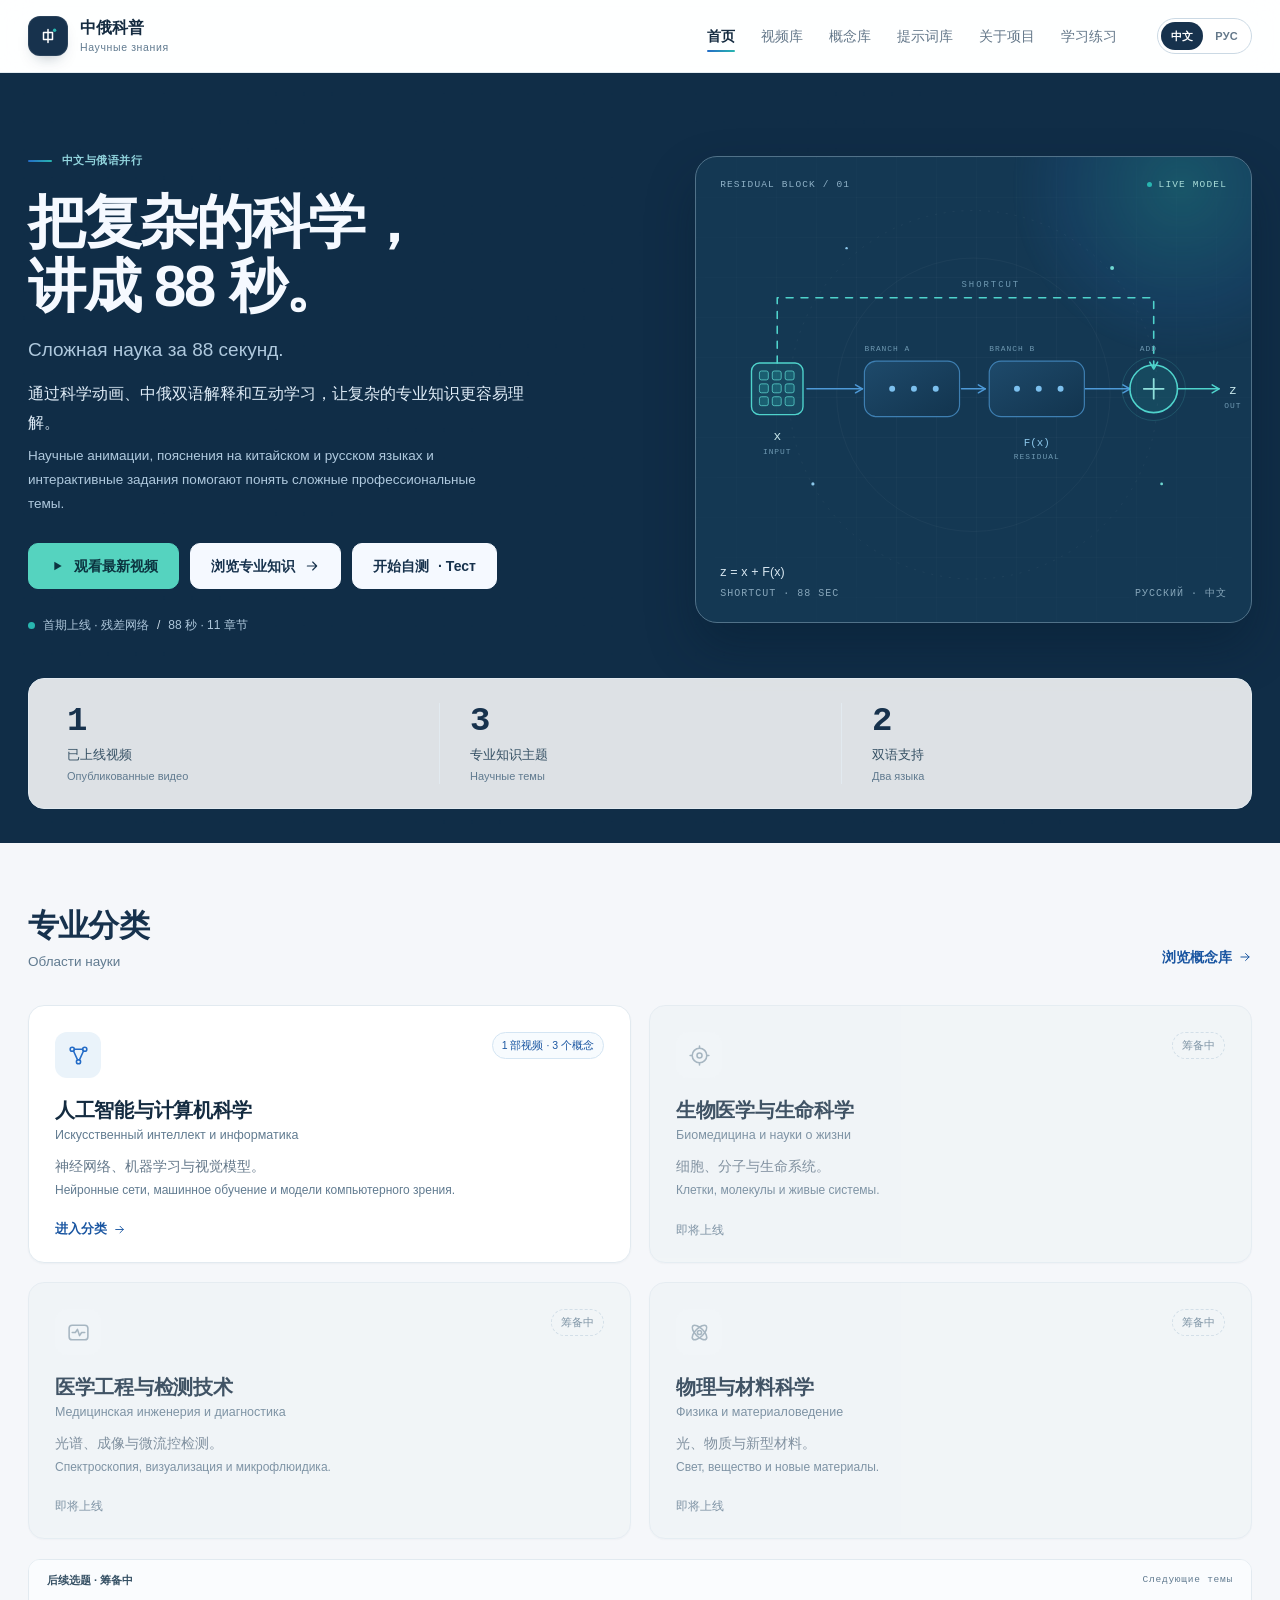
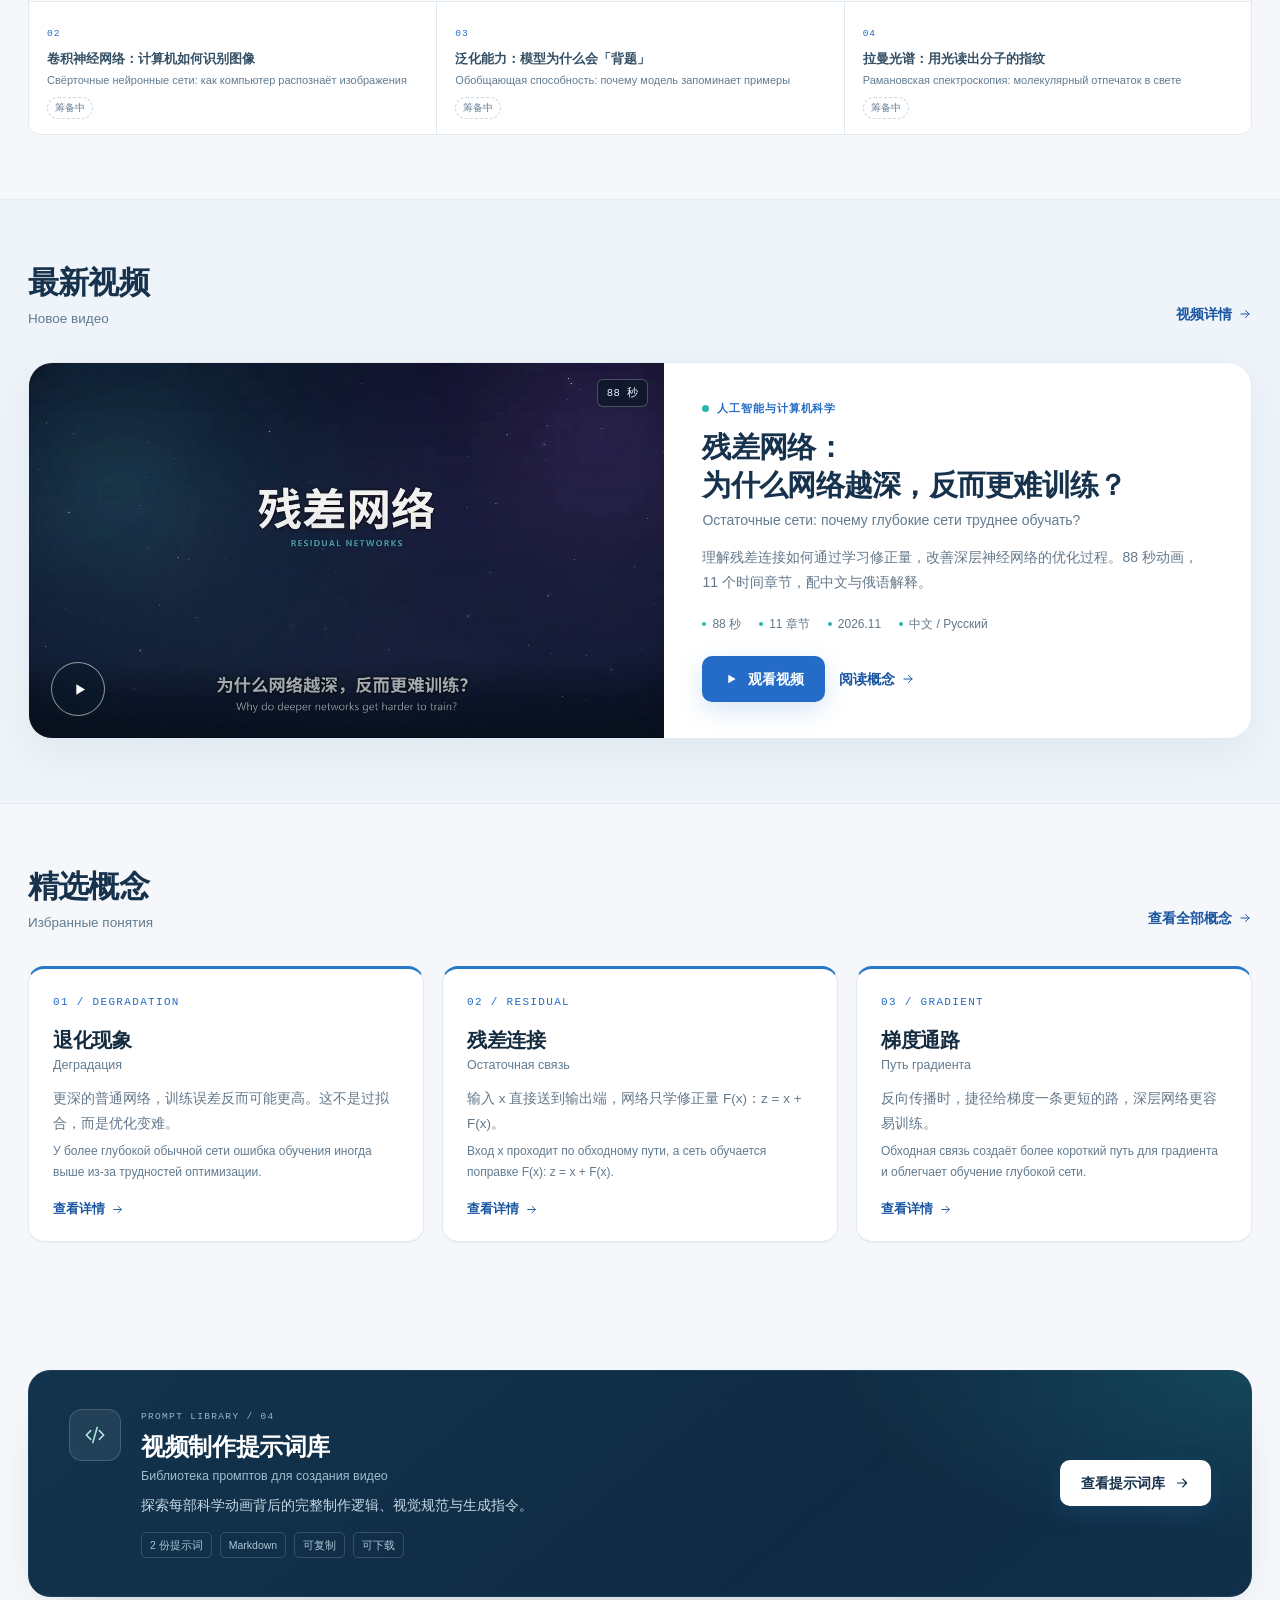
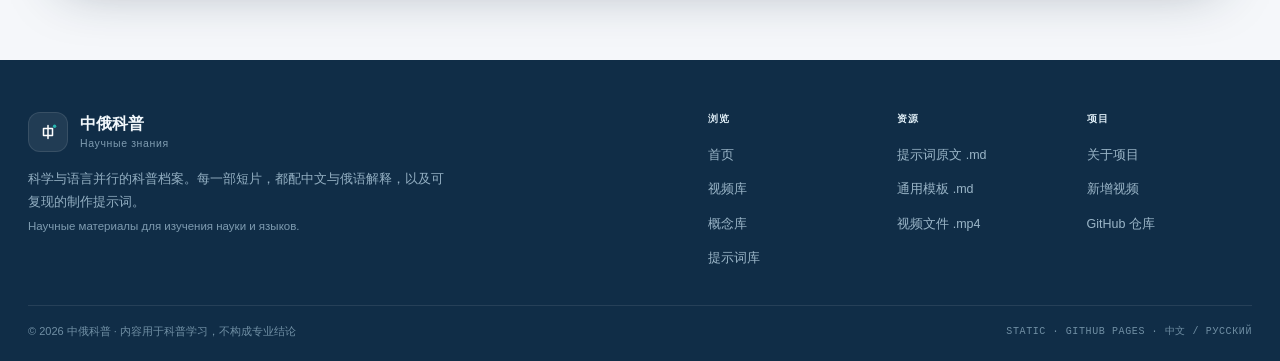
<file: index.html>
<!doctype html>
<html lang="zh-CN">
<head>
  <meta charset="UTF-8" />
  <meta name="viewport" content="width=device-width, initial-scale=1.0" />
  <title>中俄科普 · 现代科学知识与双语学习平台</title>
  <meta name="description" content="通过科学动画、中俄双语解释和互动学习，让复杂的专业知识更容易理解。首期：残差网络 ResNet，88 秒动画 + 中文/俄语概念解释 + 可复现的制作提示词。" />
  <meta name="theme-color" content="#153B59" />
  <meta property="og:type" content="website" />
  <meta property="og:title" content="中俄科普 · 把复杂的科学，讲成 88 秒" />
  <meta property="og:description" content="中俄双语科学知识平台：科学动画、概念解释与创作提示词。" />
  <meta property="og:image" content="https://hawkplus.github.io/zhong-e/assets/img/og-cover.jpg" />
  <meta property="og:url" content="https://hawkplus.github.io/zhong-e/" />
  <link rel="canonical" href="https://hawkplus.github.io/zhong-e/" />
  <link rel="icon" href="assets/img/favicon.svg" type="image/svg+xml" />
  <script>
    document.documentElement.classList.add('js');
    window.SITE_LANG = 'zh';
    try {
      if (['ru', 'kk'].indexOf(localStorage.getItem('zhongha:lang')) !== -1) {
        window.SITE_LANG = 'ru';
        document.documentElement.classList.add('lang-ru');
      }
    } catch (e) {}
  </script>
  <link rel="stylesheet" href="assets/css/site.css" />
</head>
<body>
  <a class="skip-link" href="#main-content">跳到主要内容</a>

  <header class="site-header">
    <div class="shell header-inner">
      <a class="brand" href="index.html" aria-label="中俄科普首页">
        <span class="brand-mark" aria-hidden="true">
          <svg viewBox="0 0 24 24" fill="none">
            <path d="M12 5.5v13M7.5 8.5h9v7h-9z" stroke="#fff" stroke-width="1.5" stroke-linejoin="round" stroke-linecap="round"/>
            <circle cx="18.6" cy="6.2" r="1.7" fill="#28B6B0"/>
          </svg>
        </span>
        <span class="brand-copy">
          <strong>中俄科普</strong>
          <small lang="ru">Научные знания</small>
        </span>
      </a>

      <nav class="site-nav" id="site-nav" aria-label="主导航">
        <a class="nav-link is-active" href="index.html" aria-current="page">首页</a>
        <a class="nav-link" href="index.html#library">视频库</a>
        <a class="nav-link" href="concepts.html">概念库</a>
        <a class="nav-link" href="prompts.html">提示词库</a>
        <a class="nav-link" href="about.html">关于项目</a>
      <a class="nav-link" href="practice.html">学习练习</a></nav>

      <div class="lang-switch" role="group" aria-label="界面语言 / Язык интерфейса" title="界面语言与阅读主次 / Язык интерфейса">
        <button type="button" data-lang="zh" aria-pressed="true">中文</button>
        <button type="button" data-lang="ru" aria-pressed="false" lang="ru">РУС</button>
      </div>
      <button class="nav-toggle" type="button" aria-expanded="false" aria-controls="site-nav" aria-label="打开菜单" data-nav-toggle>
        <span></span>
      </button>
    </div>
  </header>

  <main id="main-content">
    <!-- Hero -->
    <section class="hero" aria-labelledby="hero-title">
      <canvas class="hero-dots" id="hero-dots" aria-hidden="true"></canvas>
      <div class="shell">
        <div class="hero-grid">
          <div class="hero-copy">
            <p class="eyebrow">中文与俄语并行</p>
            <h1 id="hero-title" data-blur-text>把复杂的科学，<br />讲成 <span class="accent">88 秒</span>。</h1>
            <p class="hero-ru" lang="ru">Сложная наука за <span class="nowrap">88 секунд</span>.</p>
            <p class="hero-intro">通过科学动画、中俄双语解释和互动学习，让复杂的专业知识更容易理解。</p>
            <p class="hero-intro-ru" lang="ru">Научные анимации, пояснения на китайском и русском языках и интерактивные задания помогают понять сложные профессиональные темы.</p>
            <div class="hero-actions">
              <a class="btn btn-primary" href="videos/resnet.html" data-spark>
                <svg viewBox="0 0 24 24" aria-hidden="true"><path d="M8 5.5v13l11-6.5-11-6.5z" fill="currentColor"/></svg>
                观看最新视频
              </a>
              <a class="btn btn-secondary" href="concepts.html" data-spark>
                浏览专业知识
                <svg viewBox="0 0 24 24" aria-hidden="true"><path d="M5 12h14M13 6l6 6-6 6" fill="none" stroke="currentColor" stroke-width="1.7" stroke-linecap="round" stroke-linejoin="round"/></svg>
              </a>
              <a class="btn btn-secondary" href="practice.html">开始自测 <span lang="ru">· Тест</span></a>
            </div>
            <p class="hero-foot"><span class="pulse-dot" aria-hidden="true"></span>首期上线 · 残差网络 <span class="sep">/</span> 88 秒 · 11 章节</p>
          </div>

          <div class="hero-visual">
            <div class="visual-stage">
              <div class="stage-top">
                <span data-decrypt>RESIDUAL BLOCK / 01</span>
                <span class="live">LIVE MODEL</span>
              </div>
              <svg class="stage-svg" viewBox="0 0 560 470" role="img" aria-label="残差块示意图：输入 x 经过残差分支 F(x) 与上方捷径汇合，在加法节点得到输出 z">
                <defs>
                  <linearGradient id="nodeFill" x1="0" y1="0" x2="1" y2="1">
                    <stop offset="0" stop-color="#1E4A6B"/>
                    <stop offset="1" stop-color="#12344E"/>
                  </linearGradient>
                </defs>

                <circle cx="280" cy="240" r="186" fill="none" stroke="rgba(255,255,255,.05)" stroke-dasharray="2 7"/>
                <circle cx="280" cy="240" r="138" fill="none" stroke="rgba(255,255,255,.04)"/>
                <circle cx="420" cy="112" r="2" fill="#6FD7D1" class="sparkle"/>
                <circle cx="118" cy="330" r="1.6" fill="#8CC7EA" class="sparkle" style="animation-delay:.8s"/>
                <circle cx="470" cy="330" r="1.4" fill="#6FD7D1" class="sparkle" style="animation-delay:1.4s"/>
                <circle cx="152" cy="92" r="1.2" fill="#8CC7EA" class="sparkle" style="animation-delay:.4s"/>

                <!-- shortcut -->
                <path class="flow-line" d="M82 208 V 142 H 462 V 214" fill="none" stroke="#4FD3CC" stroke-width="1.6" stroke-linecap="round" stroke-linejoin="round"/>
                <path d="M462 214 l-4 -7 M462 214 l4 -7" fill="none" stroke="#4FD3CC" stroke-width="1.6" stroke-linecap="round"/>
                <text x="268" y="131" fill="#6E98B1" font-family="monospace" font-size="9" letter-spacing="2">SHORTCUT</text>

                <!-- input -->
                <g>
                  <rect x="56" y="208" width="52" height="52" rx="8" fill="rgba(40,182,176,.12)" stroke="#4FD3CC" stroke-width="1.4"/>
                  <g fill="rgba(40,182,176,.22)" stroke="#5AD1CB" stroke-width=".8">
                    <rect x="64" y="216" width="9" height="9" rx="2"/><rect x="77" y="216" width="9" height="9" rx="2"/><rect x="90" y="216" width="9" height="9" rx="2"/>
                    <rect x="64" y="229" width="9" height="9" rx="2"/><rect x="77" y="229" width="9" height="9" rx="2"/><rect x="90" y="229" width="9" height="9" rx="2"/>
                    <rect x="64" y="242" width="9" height="9" rx="2"/><rect x="77" y="242" width="9" height="9" rx="2"/><rect x="90" y="242" width="9" height="9" rx="2"/>
                  </g>
                  <text x="82" y="286" fill="#C7E6EA" font-family="monospace" font-size="13" text-anchor="middle">x</text>
                  <text x="82" y="300" fill="#6E98B1" font-family="monospace" font-size="8" text-anchor="middle" letter-spacing="1">INPUT</text>
                </g>

                <!-- arrows -->
                <path d="M112 234 H 168" fill="none" stroke="#4E9AD8" stroke-width="1.5" stroke-linecap="round"/>
                <path d="M168 234 l-7 -4 M168 234 l-7 4" fill="none" stroke="#4E9AD8" stroke-width="1.5" stroke-linecap="round"/>
                <path d="M268 234 H 292" fill="none" stroke="#4E9AD8" stroke-width="1.5" stroke-linecap="round"/>
                <path d="M292 234 l-7 -4 M292 234 l-7 4" fill="none" stroke="#4E9AD8" stroke-width="1.5" stroke-linecap="round"/>
                <path d="M392 234 H 438" fill="none" stroke="#4E9AD8" stroke-width="1.5" stroke-linecap="round"/>
                <path d="M438 234 l-7 -4 M438 234 l-7 4" fill="none" stroke="#4E9AD8" stroke-width="1.5" stroke-linecap="round"/>

                <!-- residual branch -->
                <g>
                  <rect x="170" y="206" width="96" height="56" rx="12" fill="url(#nodeFill)" stroke="#3E7FB2" stroke-width="1.2"/>
                  <g fill="#7CC0EE">
                    <circle cx="198" cy="234" r="3"/><circle cx="220" cy="234" r="3"/><circle cx="242" cy="234" r="3"/>
                  </g>
                  <rect x="296" y="206" width="96" height="56" rx="12" fill="url(#nodeFill)" stroke="#3E7FB2" stroke-width="1.2"/>
                  <g fill="#7CC0EE">
                    <circle cx="324" cy="234" r="3"/><circle cx="346" cy="234" r="3"/><circle cx="368" cy="234" r="3"/>
                  </g>
                  <text x="344" y="292" fill="#8CC7EA" font-family="monospace" font-size="11" text-anchor="middle">F(x)</text>
                  <text x="344" y="305" fill="#6E98B1" font-family="monospace" font-size="8" text-anchor="middle" letter-spacing="1">RESIDUAL</text>
                </g>

                <!-- add node -->
                <g class="node-pulse">
                  <circle cx="462" cy="234" r="24" fill="rgba(40,182,176,.13)" stroke="#4FD3CC" stroke-width="1.6"/>
                  <path d="M462 224 v20 M452 234 h20" stroke="#8FE0DB" stroke-width="1.8" stroke-linecap="round"/>
                  <circle cx="462" cy="234" r="32" fill="none" stroke="rgba(79,211,204,.18)"/>
                </g>
                <path d="M486 234 H 528" fill="none" stroke="#4FD3CC" stroke-width="1.5" stroke-linecap="round"/>
                <path d="M528 234 l-7 -4 M528 234 l-7 4" fill="none" stroke="#4FD3CC" stroke-width="1.5" stroke-linecap="round"/>
                <text x="542" y="239" fill="#C7E6EA" font-family="monospace" font-size="13" text-anchor="middle">z</text>
                <text x="542" y="253" fill="#6E98B1" font-family="monospace" font-size="8" text-anchor="middle" letter-spacing="1">OUT</text>

                <!-- tiny labels -->
                <text x="170" y="196" fill="#6E98B1" font-family="monospace" font-size="8" letter-spacing="1">BRANCH A</text>
                <text x="296" y="196" fill="#6E98B1" font-family="monospace" font-size="8" letter-spacing="1">BRANCH B</text>
                <text x="448" y="196" fill="#6E98B1" font-family="monospace" font-size="8" letter-spacing="1">ADD</text>
              </svg>
              <div class="stage-bottom">
                <span><strong>z = x + F(x)</strong><span class="mono">SHORTCUT · 88 SEC</span></span>
                <span class="mono" lang="ru">РУССКИЙ · 中文</span>
              </div>
            </div>
          </div>
        </div>

        <div class="metrics" aria-label="站点数据">
          <div class="metric">
            <span class="metric-num" data-stat="videos">1</span>
            <span class="metric-label">已上线视频</span>
            <span class="metric-ru" lang="ru">Опубликованные видео</span>
          </div>
          <div class="metric">
            <span class="metric-num" data-stat="concepts">3</span>
            <span class="metric-label">专业知识主题</span>
            <span class="metric-ru" lang="ru">Научные темы</span>
          </div>
          <div class="metric">
            <span class="metric-num" data-stat="languages">2</span>
            <span class="metric-label">双语支持</span>
            <span class="metric-ru" lang="ru">Два языка</span>
          </div>
        </div>
      </div>
    </section>

    <!-- 01 专业分类 -->
    <section class="section" id="categories" aria-labelledby="categories-title">
      <div class="shell">
        <header class="section-head" data-reveal>
          <div class="section-head-main">
            <h2 class="section-title" id="categories-title">专业分类</h2>
            <span class="section-ru" lang="ru">Области науки</span>
          </div>
          <a class="text-link section-link" href="concepts.html">浏览概念库
            <svg viewBox="0 0 24 24" aria-hidden="true"><path d="M5 12h14M13 6l6 6-6 6" fill="none" stroke="currentColor" stroke-width="1.7" stroke-linecap="round" stroke-linejoin="round"/></svg>
          </a>
        </header>

        <div class="category-grid">
          <a class="category-card is-active" data-reveal data-spotlight href="videos/resnet.html" data-spark>
            <div class="category-top">
              <span class="category-icon" aria-hidden="true">
                <svg viewBox="0 0 24 24" fill="none" stroke="currentColor" stroke-width="1.5" stroke-linecap="round" stroke-linejoin="round">
                  <circle cx="6" cy="6" r="2"/><circle cx="18" cy="6" r="2"/><circle cx="12" cy="18" r="2"/>
                  <path d="M7.8 6h8.4M7.1 7.4l4.1 9M16.9 7.4l-4.1 9"/>
                </svg>
              </span>
              <span class="count-pill" data-cat-count="ai">1 部视频 · 3 个概念</span>
            </div>
            <h3>人工智能与计算机科学</h3>
            <p class="category-ru" lang="ru">Искусственный интеллект и информатика</p>
            <p class="category-desc">神经网络、机器学习与视觉模型。</p>
            <p class="category-desc-ru" lang="ru">Нейронные сети, машинное обучение и модели компьютерного зрения.</p>
            <div class="category-foot">
              <span class="category-link">进入分类
                <svg viewBox="0 0 24 24" aria-hidden="true"><path d="M5 12h14M13 6l6 6-6 6" fill="none" stroke="currentColor" stroke-width="1.7" stroke-linecap="round" stroke-linejoin="round"/></svg>
              </span>
            </div>
          </a>

          <article class="category-card is-muted" data-reveal data-spotlight aria-disabled="true">
            <div class="category-top">
              <span class="category-icon" aria-hidden="true">
                <svg viewBox="0 0 24 24" fill="none" stroke="currentColor" stroke-width="1.5" stroke-linecap="round" stroke-linejoin="round">
                  <circle cx="12" cy="12" r="7"/><circle cx="12" cy="12" r="2.4"/>
                  <path d="M12 3v2M12 19v2M3 12h2M19 12h2"/>
                </svg>
              </span>
              <span class="status-pill">筹备中</span>
            </div>
            <h3>生物医学与生命科学</h3>
            <p class="category-ru" lang="ru">Биомедицина и науки о жизни</p>
            <p class="category-desc">细胞、分子与生命系统。</p>
            <p class="category-desc-ru" lang="ru">Клетки, молекулы и живые системы.</p>
            <div class="category-foot"><span class="category-soon">即将上线</span></div>
          </article>

          <article class="category-card is-muted" data-reveal data-spotlight aria-disabled="true">
            <div class="category-top">
              <span class="category-icon" aria-hidden="true">
                <svg viewBox="0 0 24 24" fill="none" stroke="currentColor" stroke-width="1.5" stroke-linecap="round" stroke-linejoin="round">
                  <rect x="3" y="5" width="18" height="14" rx="3"/>
                  <path d="M6 12h3l2-3 2 6 2-3h3"/>
                </svg>
              </span>
              <span class="status-pill">筹备中</span>
            </div>
            <h3>医学工程与检测技术</h3>
            <p class="category-ru" lang="ru">Медицинская инженерия и диагностика</p>
            <p class="category-desc">光谱、成像与微流控检测。</p>
            <p class="category-desc-ru" lang="ru">Спектроскопия, визуализация и микрофлюидика.</p>
            <div class="category-foot"><span class="category-soon">即将上线</span></div>
          </article>

          <article class="category-card is-muted" data-reveal data-spotlight aria-disabled="true">
            <div class="category-top">
              <span class="category-icon" aria-hidden="true">
                <svg viewBox="0 0 24 24" fill="none" stroke="currentColor" stroke-width="1.5" stroke-linecap="round" stroke-linejoin="round">
                  <circle cx="12" cy="12" r="2"/>
                  <ellipse cx="12" cy="12" rx="9" ry="4" transform="rotate(45 12 12)"/>
                  <ellipse cx="12" cy="12" rx="9" ry="4" transform="rotate(-45 12 12)"/>
                </svg>
              </span>
              <span class="status-pill">筹备中</span>
            </div>
            <h3>物理与材料科学</h3>
            <p class="category-ru" lang="ru">Физика и материаловедение</p>
            <p class="category-desc">光、物质与新型材料。</p>
            <p class="category-desc-ru" lang="ru">Свет, вещество и новые материалы.</p>
            <div class="category-foot"><span class="category-soon">即将上线</span></div>
          </article>
        </div>

        <div class="roadmap" data-reveal>
          <div class="roadmap-head">
            <span>后续选题 · 筹备中</span>
            <span lang="ru">Следующие темы</span>
          </div>
          <div class="roadmap-list">
            <div class="roadmap-item">
              <span class="n">02</span>
              <h3>卷积神经网络：计算机如何识别图像</h3>
              <p class="ru" lang="ru">Свёрточные нейронные сети: как компьютер распознаёт изображения</p>
              <span class="status">筹备中</span>
            </div>
            <div class="roadmap-item">
              <span class="n">03</span>
              <h3>泛化能力：模型为什么会「背题」</h3>
              <p class="ru" lang="ru">Обобщающая способность: почему модель запоминает примеры</p>
              <span class="status">筹备中</span>
            </div>
            <div class="roadmap-item">
              <span class="n">04</span>
              <h3>拉曼光谱：用光读出分子的指纹</h3>
              <p class="ru" lang="ru">Рамановская спектроскопия: молекулярный отпечаток в свете</p>
              <span class="status">筹备中</span>
            </div>
          </div>
        </div>
      </div>
    </section>

    <!-- 02 最新视频 -->
    <section class="section section--soft" id="library" aria-labelledby="library-title">
      <div class="shell">
        <header class="section-head" data-reveal>
          <div class="section-head-main">
            <h2 class="section-title" id="library-title">最新视频</h2>
            <span class="section-ru" lang="ru">Новое видео</span>
          </div>
          <a class="text-link section-link" href="videos/resnet.html">视频详情
            <svg viewBox="0 0 24 24" aria-hidden="true"><path d="M5 12h14M13 6l6 6-6 6" fill="none" stroke="currentColor" stroke-width="1.7" stroke-linecap="round" stroke-linejoin="round"/></svg>
          </a>
        </header>

        <article class="feature" data-reveal data-spotlight>
          <a class="feature-media" href="videos/resnet.html" aria-label="观看视频：残差网络，88 秒" data-spark>
            <img src="assets/img/resnet-cover.jpg" width="1280" height="720" alt="残差网络动画封面：深色星空背景上写着「残差网络 RESIDUAL NETWORKS」" />
            <span class="duration-chip">88 秒</span>
            <span class="play-orb" aria-hidden="true">
              <svg viewBox="0 0 24 24"><path d="M8 5.5v13l11-6.5-11-6.5z" fill="currentColor"/></svg>
            </span>
          </a>
          <div class="feature-body">
            <p class="feature-kicker">人工智能与计算机科学</p>
            <h3>残差网络：<br />为什么网络越深，反而更难训练？</h3>
            <p class="feature-ru" lang="ru">Остаточные сети: почему глубокие сети труднее обучать?</p>
            <p class="feature-desc">理解残差连接如何通过学习修正量，改善深层神经网络的优化过程。88 秒动画，11 个时间章节，配中文与俄语解释。</p>
            <div class="feature-meta">
              <span>88 秒</span><span>11 章节</span><span>2026.11</span><span>中文 / Русский</span>
            </div>
            <div class="feature-actions">
              <a class="btn btn-primary" href="videos/resnet.html" data-spark>
                <svg viewBox="0 0 24 24" aria-hidden="true"><path d="M8 5.5v13l11-6.5-11-6.5z" fill="currentColor"/></svg>
                观看视频
              </a>
              <a class="text-link" href="concepts.html#residual">阅读概念
                <svg viewBox="0 0 24 24" aria-hidden="true"><path d="M5 12h14M13 6l6 6-6 6" fill="none" stroke="currentColor" stroke-width="1.7" stroke-linecap="round" stroke-linejoin="round"/></svg>
              </a>
            </div>
          </div>
        </article>
      </div>
    </section>

    <!-- 03 精选概念 -->
    <section class="section" id="concepts" aria-labelledby="concepts-title">
      <div class="shell">
        <header class="section-head" data-reveal>
          <div class="section-head-main">
            <h2 class="section-title" id="concepts-title">精选概念</h2>
            <span class="section-ru" lang="ru">Избранные понятия</span>
          </div>
          <a class="text-link section-link" href="concepts.html">查看全部概念
            <svg viewBox="0 0 24 24" aria-hidden="true"><path d="M5 12h14M13 6l6 6-6 6" fill="none" stroke="currentColor" stroke-width="1.7" stroke-linecap="round" stroke-linejoin="round"/></svg>
          </a>
        </header>

        <div class="concept-grid">
          <a class="concept-card" data-reveal data-spotlight href="concepts.html#degradation">
            <span class="concept-index">01 / DEGRADATION</span>
            <h3>退化现象</h3>
            <span class="concept-ru" lang="ru">Деградация</span>
            <p class="concept-cn">更深的普通网络，训练误差反而可能更高。这不是过拟合，而是优化变难。</p>
            <p class="concept-ru-text" lang="ru">У более глубокой обычной сети ошибка обучения иногда выше из-за трудностей оптимизации.</p>
            <span class="concept-link">查看详情
              <svg viewBox="0 0 24 24" aria-hidden="true"><path d="M5 12h14M13 6l6 6-6 6" fill="none" stroke="currentColor" stroke-width="1.7" stroke-linecap="round" stroke-linejoin="round"/></svg>
            </span>
          </a>

          <a class="concept-card" data-reveal data-spotlight href="concepts.html#residual">
            <span class="concept-index">02 / RESIDUAL</span>
            <h3>残差连接</h3>
            <span class="concept-ru" lang="ru">Остаточная связь</span>
            <p class="concept-cn">输入 x 直接送到输出端，网络只学修正量 F(x)：z = x + F(x)。</p>
            <p class="concept-ru-text" lang="ru">Вход x проходит по обходному пути, а сеть обучается поправке F(x): z = x + F(x).</p>
            <span class="concept-link">查看详情
              <svg viewBox="0 0 24 24" aria-hidden="true"><path d="M5 12h14M13 6l6 6-6 6" fill="none" stroke="currentColor" stroke-width="1.7" stroke-linecap="round" stroke-linejoin="round"/></svg>
            </span>
          </a>

          <a class="concept-card" data-reveal data-spotlight href="concepts.html#gradient">
            <span class="concept-index">03 / GRADIENT</span>
            <h3>梯度通路</h3>
            <span class="concept-ru" lang="ru">Путь градиента</span>
            <p class="concept-cn">反向传播时，捷径给梯度一条更短的路，深层网络更容易训练。</p>
            <p class="concept-ru-text" lang="ru">Обходная связь создаёт более короткий путь для градиента и облегчает обучение глубокой сети.</p>
            <span class="concept-link">查看详情
              <svg viewBox="0 0 24 24" aria-hidden="true"><path d="M5 12h14M13 6l6 6-6 6" fill="none" stroke="currentColor" stroke-width="1.7" stroke-linecap="round" stroke-linejoin="round"/></svg>
            </span>
          </a>
        </div>
      </div>
    </section>

    <!-- 04 提示词 -->
    <section class="section section--tight" id="prompts" aria-labelledby="prompts-title">
      <div class="shell">
        <span id="prompt-title" class="anchor" aria-hidden="true"></span>
        <div class="prompt-banner" data-reveal>
          <div class="prompt-banner-main">
            <span class="prompt-banner-icon" aria-hidden="true">
              <svg viewBox="0 0 24 24" fill="none" stroke="currentColor" stroke-width="1.5" stroke-linecap="round" stroke-linejoin="round">
                <path d="M8 8 4 12l4 4M16 8l4 4-4 4M14 5l-4 14"/>
              </svg>
            </span>
            <div>
              <p class="prompt-banner-kicker">PROMPT LIBRARY / 04</p>
              <h2 id="prompts-title">视频制作提示词库</h2>
              <p class="prompt-banner-ru" lang="ru">Библиотека промптов для создания видео</p>
              <p class="prompt-banner-desc">探索每部科学动画背后的完整制作逻辑、视觉规范与生成指令。</p>
              <div class="prompt-tags">
                <span>2 份提示词</span><span>Markdown</span><span>可复制</span><span>可下载</span>
              </div>
            </div>
          </div>
          <div class="prompt-banner-action">
            <a class="btn btn-primary" href="prompts.html" data-spark>
              查看提示词库
              <svg viewBox="0 0 24 24" aria-hidden="true"><path d="M5 12h14M13 6l6 6-6 6" fill="none" stroke="currentColor" stroke-width="1.7" stroke-linecap="round" stroke-linejoin="round"/></svg>
            </a>
          </div>
        </div>
      </div>
    </section>
  </main>

  <footer class="site-footer">
    <div class="shell footer-main">
      <div class="footer-brand">
        <a class="brand brand--footer" href="index.html" aria-label="中俄科普首页">
          <span class="brand-mark" aria-hidden="true">
            <svg viewBox="0 0 24 24" fill="none">
              <path d="M12 5.5v13M7.5 8.5h9v7h-9z" stroke="#fff" stroke-width="1.5" stroke-linejoin="round" stroke-linecap="round"/>
            <circle cx="18.6" cy="6.2" r="1.7" fill="#28B6B0"/>
            </svg>
          </span>
          <span class="brand-copy">
            <strong>中俄科普</strong>
            <small lang="ru">Научные знания</small>
          </span>
        </a>
        <p>科学与语言并行的科普档案。每一部短片，都配中文与俄语解释，以及可复现的制作提示词。
          <span class="ru" lang="ru">Научные материалы для изучения науки и языков.</span>
        </p>
      </div>
      <div class="footer-cols">
        <div>
          <h3>浏览</h3>
          <ul>
            <li><a href="index.html">首页</a></li>
            <li><a href="index.html#library">视频库</a></li>
            <li><a href="concepts.html">概念库</a></li>
            <li><a href="prompts.html">提示词库</a></li>
          </ul>
        </div>
        <div>
          <h3>资源</h3>
          <ul>
            <li><a href="assets/prompts/resnet-90s-prompt.md" download>提示词原文 .md</a></li>
            <li><a href="assets/prompts/kurzgesagt-prompt-template.md" download>通用模板 .md</a></li>
            <li><a href="assets/videos/resnet-88s.mp4" download>视频文件 .mp4</a></li>
          </ul>
        </div>
        <div>
          <h3>项目</h3>
          <ul>
            <li><a href="about.html">关于项目</a></li>
            <li><a href="about.html#add">新增视频</a></li>
            <li><a href="https://github.com/Hawkplus/zhong-e" target="_blank" rel="noopener noreferrer">GitHub 仓库</a></li>
          </ul>
        </div>
      </div>
    </div>
    <div class="shell footer-bottom">
      <span>© <span data-year>2026</span> 中俄科普 · 内容用于科普学习，不构成专业结论</span>
      <span class="mono">STATIC · GITHUB PAGES · 中文 / РУССКИЙ</span>
    </div>
  </footer>

  <script src="assets/js/data.js"></script>
  <script src="assets/js/site.js"></script>
  <script src="assets/js/lang.js"></script>
  <script src="assets/js/motion.js"></script>
</body>
</html>
</file>
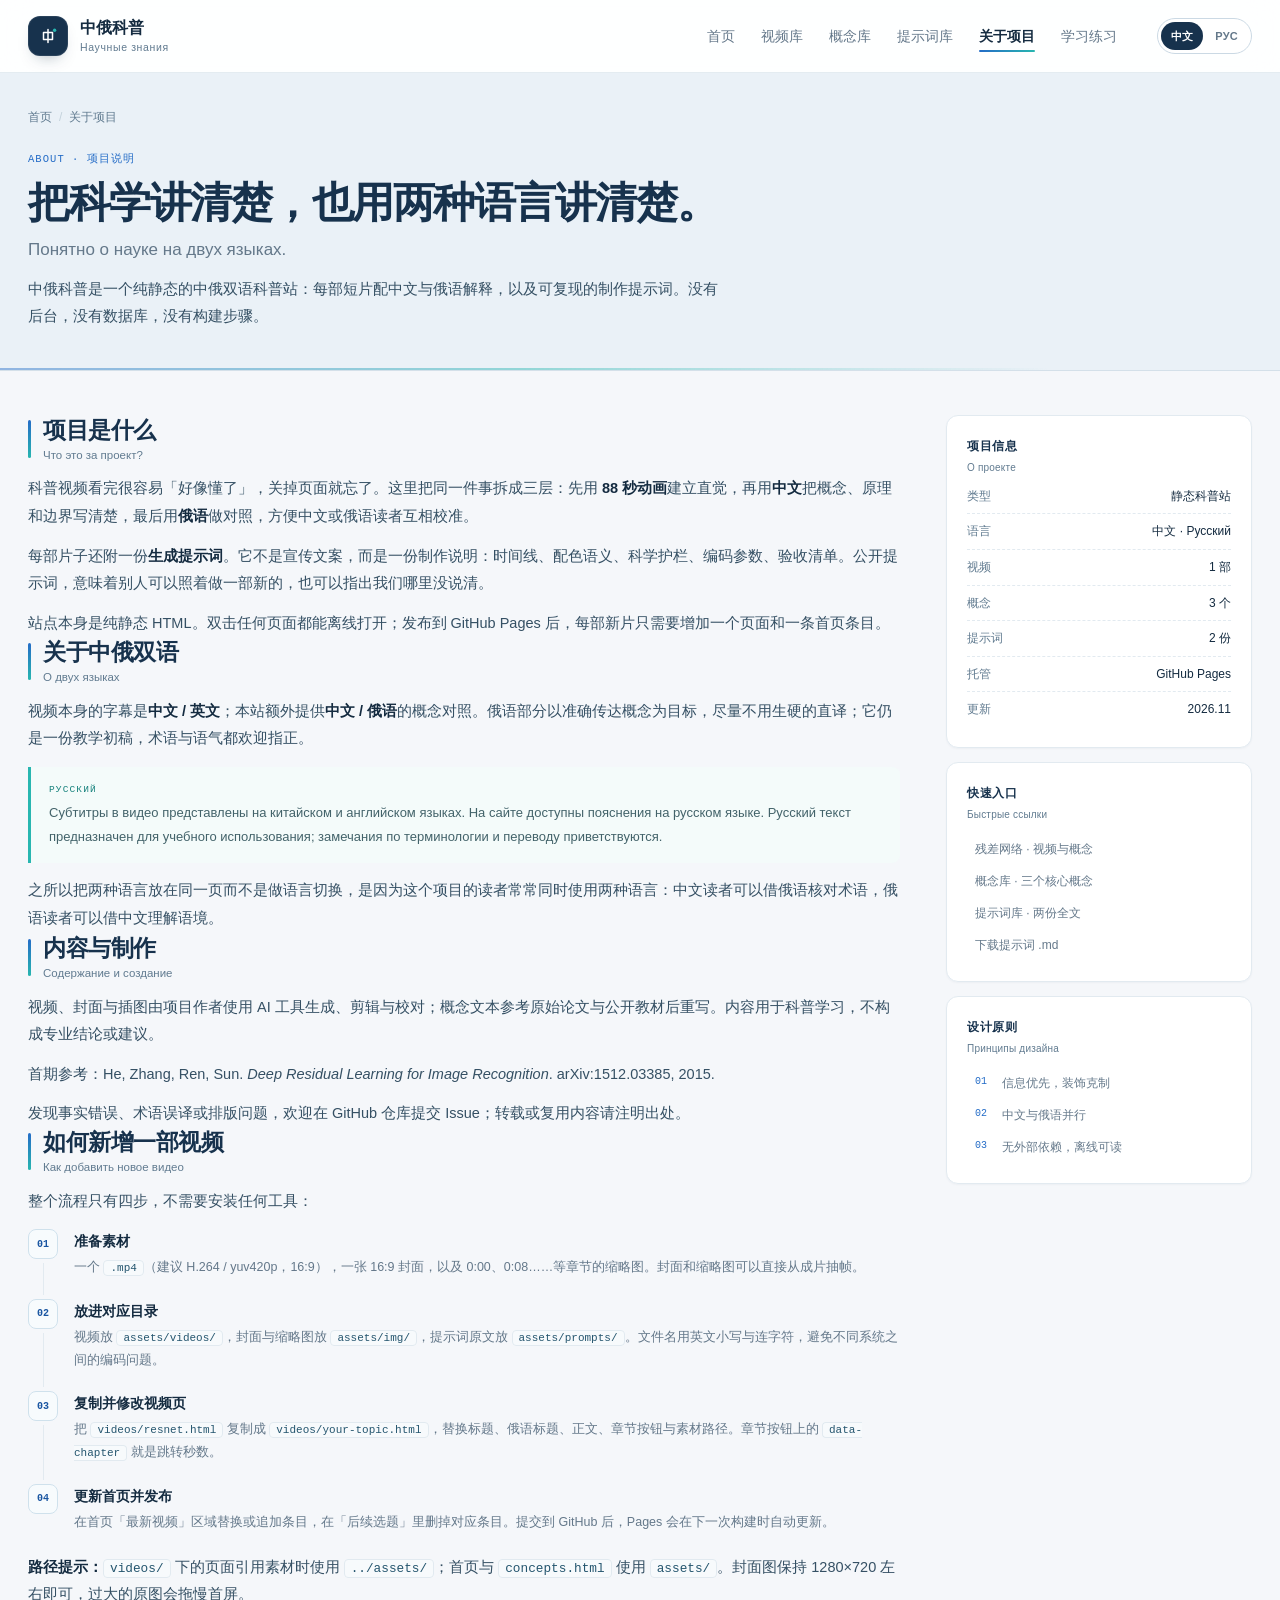
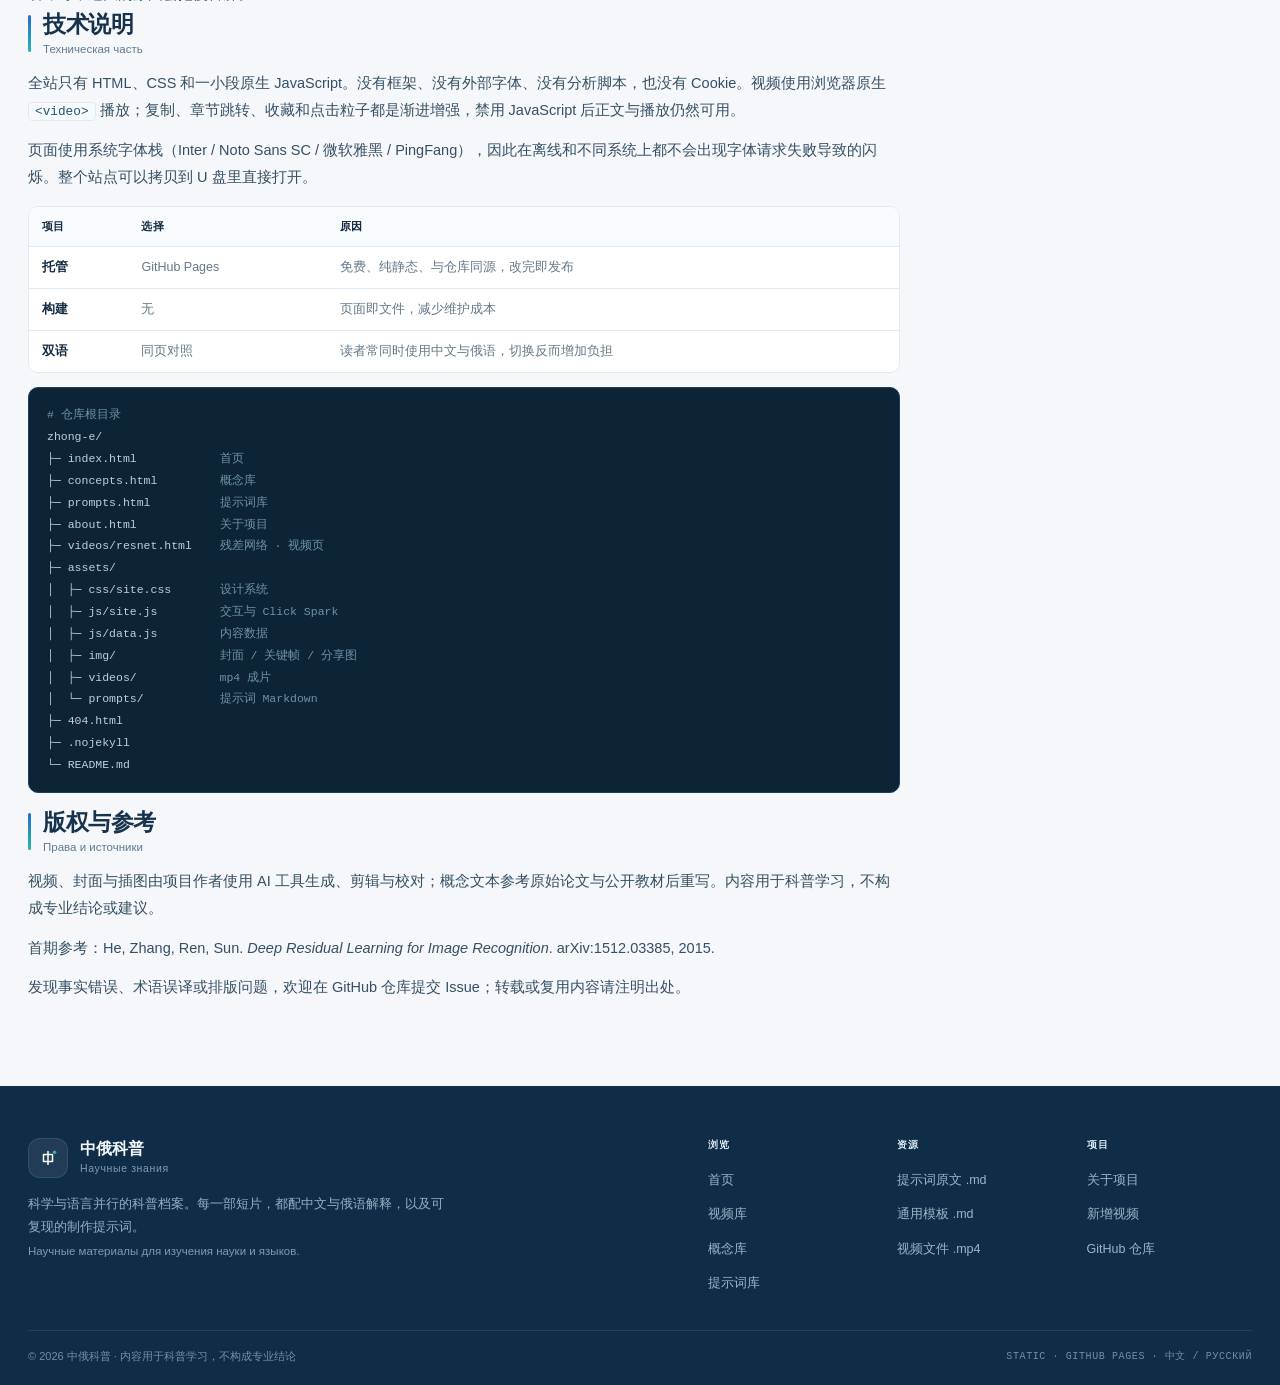
<file: about.html>
<!doctype html>
<html lang="zh-CN">
<head>
  <meta charset="UTF-8" />
  <meta name="viewport" content="width=device-width, initial-scale=1.0" />
  <title>关于项目 · 中俄科普</title>
  <meta name="description" content="中俄科普是一个纯静态的中俄双语科普站：短片、中文/俄语概念解释与可复现的生成提示词。了解项目结构、双语说明与新增视频的方法。" />
  <meta name="theme-color" content="#153B59" />
  <meta property="og:type" content="website" />
  <meta property="og:title" content="关于项目 · 中俄科普" />
  <meta property="og:description" content="把科学讲清楚，也用两种语言讲清楚。" />
  <meta property="og:image" content="https://hawkplus.github.io/zhong-e/assets/img/og-cover.jpg" />
  <meta property="og:url" content="https://hawkplus.github.io/zhong-e/about.html" />
  <link rel="canonical" href="https://hawkplus.github.io/zhong-e/about.html" />
  <link rel="icon" href="assets/img/favicon.svg" type="image/svg+xml" />
  <script>
    document.documentElement.classList.add('js');
    window.SITE_LANG = 'zh';
    try {
      if (['ru', 'kk'].indexOf(localStorage.getItem('zhongha:lang')) !== -1) {
        window.SITE_LANG = 'ru';
        document.documentElement.classList.add('lang-ru');
      }
    } catch (e) {}
  </script>
  <link rel="stylesheet" href="assets/css/site.css" />
</head>
<body>
  <a class="skip-link" href="#main-content">跳到主要内容</a>

  <header class="site-header">
    <div class="shell header-inner">
      <a class="brand" href="index.html" aria-label="中俄科普首页">
        <span class="brand-mark" aria-hidden="true">
          <svg viewBox="0 0 24 24" fill="none">
            <path d="M12 5.5v13M7.5 8.5h9v7h-9z" stroke="#fff" stroke-width="1.5" stroke-linejoin="round" stroke-linecap="round"/>
            <circle cx="18.6" cy="6.2" r="1.7" fill="#28B6B0"/>
          </svg>
        </span>
        <span class="brand-copy">
          <strong>中俄科普</strong>
          <small lang="ru">Научные знания</small>
        </span>
      </a>

      <nav class="site-nav" id="site-nav" aria-label="主导航">
        <a class="nav-link" href="index.html">首页</a>
        <a class="nav-link" href="index.html#library">视频库</a>
        <a class="nav-link" href="concepts.html">概念库</a>
        <a class="nav-link" href="prompts.html">提示词库</a>
        <a class="nav-link is-active" href="about.html" aria-current="page">关于项目</a>
      <a class="nav-link" href="practice.html">学习练习</a></nav>

      <div class="lang-switch" role="group" aria-label="界面语言 / Язык интерфейса" title="界面语言与阅读主次 / Язык интерфейса">
        <button type="button" data-lang="zh" aria-pressed="true">中文</button>
        <button type="button" data-lang="ru" aria-pressed="false" lang="ru">РУС</button>
      </div>
      <button class="nav-toggle" type="button" aria-expanded="false" aria-controls="site-nav" aria-label="打开菜单" data-nav-toggle>
        <span></span>
      </button>
    </div>
  </header>

  <main id="main-content">
    <section class="page-hero">
      <div class="shell">
        <nav class="breadcrumb" aria-label="面包屑">
          <a href="index.html">首页</a>
          <span class="sep">/</span>
          <span aria-current="page">关于项目</span>
        </nav>
        <p class="page-kicker">About · 项目说明</p>
        <h1 data-blur-text>把科学讲清楚，也用两种语言讲清楚。</h1>
        <p class="page-ru" lang="ru">Понятно о науке на двух языках.</p>
        <p class="page-lead">中俄科普是一个纯静态的中俄双语科普站：每部短片配中文与俄语解释，以及可复现的制作提示词。没有后台，没有数据库，没有构建步骤。</p>
      </div>
    </section>

    <div class="shell about-page">
      <div class="about-grid">
        <div class="about-main prose">
          <section id="what" data-reveal>
            <h2>项目是什么<span class="ru" lang="ru">Что это за проект?</span></h2>
            <p>科普视频看完很容易「好像懂了」，关掉页面就忘了。这里把同一件事拆成三层：先用 <strong>88 秒动画</strong>建立直觉，再用<strong>中文</strong>把概念、原理和边界写清楚，最后用<strong>俄语</strong>做对照，方便中文或俄语读者互相校准。</p>
            <p>每部片子还附一份<strong>生成提示词</strong>。它不是宣传文案，而是一份制作说明：时间线、配色语义、科学护栏、编码参数、验收清单。公开提示词，意味着别人可以照着做一部新的，也可以指出我们哪里没说清。</p>
            <p>站点本身是纯静态 HTML。双击任何页面都能离线打开；发布到 GitHub Pages 后，每部新片只需要增加一个页面和一条首页条目。</p>
          </section>

          <section id="language" data-reveal>
            <h2>关于中俄双语<span class="ru" lang="ru">О двух языках</span></h2>
            <p>视频本身的字幕是<strong>中文 / 英文</strong>；本站额外提供<strong>中文 / 俄语</strong>的概念对照。俄语部分以准确传达概念为目标，尽量不用生硬的直译；它仍是一份教学初稿，术语与语气都欢迎指正。</p>
            <div class="ru-box" lang="ru">
              <span class="label">Русский</span>
              Субтитры в видео представлены на китайском и английском языках. На сайте доступны пояснения на русском языке. Русский текст предназначен для учебного использования; замечания по терминологии и переводу приветствуются.
            </div>
            <p>之所以把两种语言放在同一页而不是做语言切换，是因为这个项目的读者常常同时使用两种语言：中文读者可以借俄语核对术语，俄语读者可以借中文理解语境。</p>
          </section>

          <section id="content" data-reveal>
            <h2>内容与制作<span class="ru" lang="ru">Содержание и создание</span></h2>
            <p>视频、封面与插图由项目作者使用 AI 工具生成、剪辑与校对；概念文本参考原始论文与公开教材后重写。内容用于科普学习，不构成专业结论或建议。</p>
            <p>首期参考：He, Zhang, Ren, Sun. <em>Deep Residual Learning for Image Recognition</em>. arXiv:1512.03385, 2015.</p>
            <p>发现事实错误、术语误译或排版问题，欢迎在 GitHub 仓库提交 Issue；转载或复用内容请注明出处。</p>
          </section>

          <section id="add" data-reveal>
            <h2>如何新增一部视频<span class="ru" lang="ru">Как добавить новое видео</span></h2>
            <p>整个流程只有四步，不需要安装任何工具：</p>
            <ol class="steps">
              <li>
                <h4>准备素材</h4>
                <p>一个 <code>.mp4</code>（建议 H.264 / yuv420p，16:9），一张 16:9 封面，以及 0:00、0:08……等章节的缩略图。封面和缩略图可以直接从成片抽帧。</p>
              </li>
              <li>
                <h4>放进对应目录</h4>
                <p>视频放 <code>assets/videos/</code>，封面与缩略图放 <code>assets/img/</code>，提示词原文放 <code>assets/prompts/</code>。文件名用英文小写与连字符，避免不同系统之间的编码问题。</p>
              </li>
              <li>
                <h4>复制并修改视频页</h4>
                <p>把 <code>videos/resnet.html</code> 复制成 <code>videos/your-topic.html</code>，替换标题、俄语标题、正文、章节按钮与素材路径。章节按钮上的 <code>data-chapter</code> 就是跳转秒数。</p>
              </li>
              <li>
                <h4>更新首页并发布</h4>
                <p>在首页「最新视频」区域替换或追加条目，在「后续选题」里删掉对应条目。提交到 GitHub 后，Pages 会在下一次构建时自动更新。</p>
              </li>
            </ol>
            <p><strong>路径提示：</strong><code>videos/</code> 下的页面引用素材时使用 <code>../assets/</code>；首页与 <code>concepts.html</code> 使用 <code>assets/</code>。封面图保持 1280×720 左右即可，过大的原图会拖慢首屏。</p>
          </section>

          <section id="tech" data-reveal>
            <h2>技术说明<span class="ru" lang="ru">Техническая часть</span></h2>
            <p>全站只有 HTML、CSS 和一小段原生 JavaScript。没有框架、没有外部字体、没有分析脚本，也没有 Cookie。视频使用浏览器原生 <code>&lt;video&gt;</code> 播放；复制、章节跳转、收藏和点击粒子都是渐进增强，禁用 JavaScript 后正文与播放仍然可用。</p>
            <p>页面使用系统字体栈（Inter / Noto Sans SC / 微软雅黑 / PingFang），因此在离线和不同系统上都不会出现字体请求失败导致的闪烁。整个站点可以拷贝到 U 盘里直接打开。</p>
            <div class="table-wrap">
              <table class="data">
                <thead><tr><th>项目</th><th>选择</th><th>原因</th></tr></thead>
                <tbody>
                  <tr><td><b>托管</b></td><td>GitHub Pages</td><td>免费、纯静态、与仓库同源，改完即发布</td></tr>
                  <tr><td><b>构建</b></td><td>无</td><td>页面即文件，减少维护成本</td></tr>
                  <tr><td><b>双语</b></td><td>同页对照</td><td>读者常同时使用中文与俄语，切换反而增加负担</td></tr>
                </tbody>
              </table>
            </div>
            <span id="structure" class="anchor" aria-hidden="true"></span>
            <pre class="code-tree"><span class="c"># 仓库根目录</span>
zhong-e/
├─ index.html            <span class="c">首页</span>
├─ concepts.html         <span class="c">概念库</span>
├─ prompts.html          <span class="c">提示词库</span>
├─ about.html            <span class="c">关于项目</span>
├─ videos/resnet.html    <span class="c">残差网络 · 视频页</span>
├─ assets/
│  ├─ css/site.css       <span class="c">设计系统</span>
│  ├─ js/site.js         <span class="c">交互与 Click Spark</span>
│  ├─ js/data.js         <span class="c">内容数据</span>
│  ├─ img/               <span class="c">封面 / 关键帧 / 分享图</span>
│  ├─ videos/            <span class="c">mp4 成片</span>
│  └─ prompts/           <span class="c">提示词 Markdown</span>
├─ 404.html
├─ .nojekyll
└─ README.md</pre>
          </section>

          <section id="credits" data-reveal>
            <h2>版权与参考<span class="ru" lang="ru">Права и источники</span></h2>
            <p>视频、封面与插图由项目作者使用 AI 工具生成、剪辑与校对；概念文本参考原始论文与公开教材后重写。内容用于科普学习，不构成专业结论或建议。</p>
            <p>首期参考：He, Zhang, Ren, Sun. <em>Deep Residual Learning for Image Recognition</em>. arXiv:1512.03385, 2015.</p>
            <p>发现事实错误、术语误译或排版问题，欢迎在 GitHub 仓库提交 Issue；转载或复用内容请注明出处。</p>
          </section>
        </div>

        <aside class="about-aside" aria-label="项目信息与快速入口">
          <section class="side-card" data-reveal data-spotlight>
            <h2 class="side-title">项目信息<span class="ru" lang="ru">О проекте</span></h2>
            <ul class="about-facts">
              <li><span class="k">类型</span><span class="v">静态科普站</span></li>
              <li><span class="k">语言</span><span class="v">中文 · Русский</span></li>
              <li><span class="k">视频</span><span class="v">1 部</span></li>
              <li><span class="k">概念</span><span class="v">3 个</span></li>
              <li><span class="k">提示词</span><span class="v">2 份</span></li>
              <li><span class="k">托管</span><span class="v">GitHub Pages</span></li>
              <li><span class="k">更新</span><span class="v">2026.11</span></li>
            </ul>
          </section>

          <section class="side-card" data-reveal data-spotlight>
            <h2 class="side-title">快速入口<span class="ru" lang="ru">Быстрые ссылки</span></h2>
            <ul class="path-list">
              <li><a href="videos/resnet.html">残差网络 · 视频与概念</a></li>
              <li><a href="concepts.html">概念库 · 三个核心概念</a></li>
              <li><a href="prompts.html">提示词库 · 两份全文</a></li>
              <li><a href="assets/prompts/resnet-90s-prompt.md" download>下载提示词 .md</a></li>
            </ul>
          </section>

          <section class="side-card" data-reveal data-spotlight>
            <h2 class="side-title">设计原则<span class="ru" lang="ru">Принципы дизайна</span></h2>
            <ul class="path-list">
              <li><a href="#what"><span class="path-num">01</span>信息优先，装饰克制</a></li>
              <li><a href="#language"><span class="path-num">02</span>中文与俄语并行</a></li>
              <li><a href="#tech"><span class="path-num">03</span>无外部依赖，离线可读</a></li>
            </ul>
          </section>
        </aside>
      </div>
    </div>
  </main>

  <footer class="site-footer">
    <div class="shell footer-main">
      <div class="footer-brand">
        <a class="brand brand--footer" href="index.html" aria-label="中俄科普首页">
          <span class="brand-mark" aria-hidden="true">
            <svg viewBox="0 0 24 24" fill="none">
              <path d="M12 5.5v13M7.5 8.5h9v7h-9z" stroke="#fff" stroke-width="1.5" stroke-linejoin="round" stroke-linecap="round"/>
            <circle cx="18.6" cy="6.2" r="1.7" fill="#28B6B0"/>
            </svg>
          </span>
          <span class="brand-copy">
            <strong>中俄科普</strong>
            <small lang="ru">Научные знания</small>
          </span>
        </a>
        <p>科学与语言并行的科普档案。每一部短片，都配中文与俄语解释，以及可复现的制作提示词。
          <span class="ru" lang="ru">Научные материалы для изучения науки и языков.</span>
        </p>
      </div>
      <div class="footer-cols">
        <div>
          <h3>浏览</h3>
          <ul>
            <li><a href="index.html">首页</a></li>
            <li><a href="index.html#library">视频库</a></li>
            <li><a href="concepts.html">概念库</a></li>
            <li><a href="prompts.html">提示词库</a></li>
          </ul>
        </div>
        <div>
          <h3>资源</h3>
          <ul>
            <li><a href="assets/prompts/resnet-90s-prompt.md" download>提示词原文 .md</a></li>
            <li><a href="assets/prompts/kurzgesagt-prompt-template.md" download>通用模板 .md</a></li>
            <li><a href="assets/videos/resnet-88s.mp4" download>视频文件 .mp4</a></li>
          </ul>
        </div>
        <div>
          <h3>项目</h3>
          <ul>
            <li><a href="about.html">关于项目</a></li>
            <li><a href="about.html#add">新增视频</a></li>
            <li><a href="https://github.com/Hawkplus/zhong-e" target="_blank" rel="noopener noreferrer">GitHub 仓库</a></li>
          </ul>
        </div>
      </div>
    </div>
    <div class="shell footer-bottom">
      <span>© <span data-year>2026</span> 中俄科普 · 内容用于科普学习，不构成专业结论</span>
      <span class="mono">STATIC · GITHUB PAGES · 中文 / РУССКИЙ</span>
    </div>
  </footer>

  <script src="assets/js/data.js"></script>
  <script src="assets/js/site.js"></script>
  <script src="assets/js/lang.js"></script>
  <script src="assets/js/motion.js"></script>
</body>
</html>
</file>
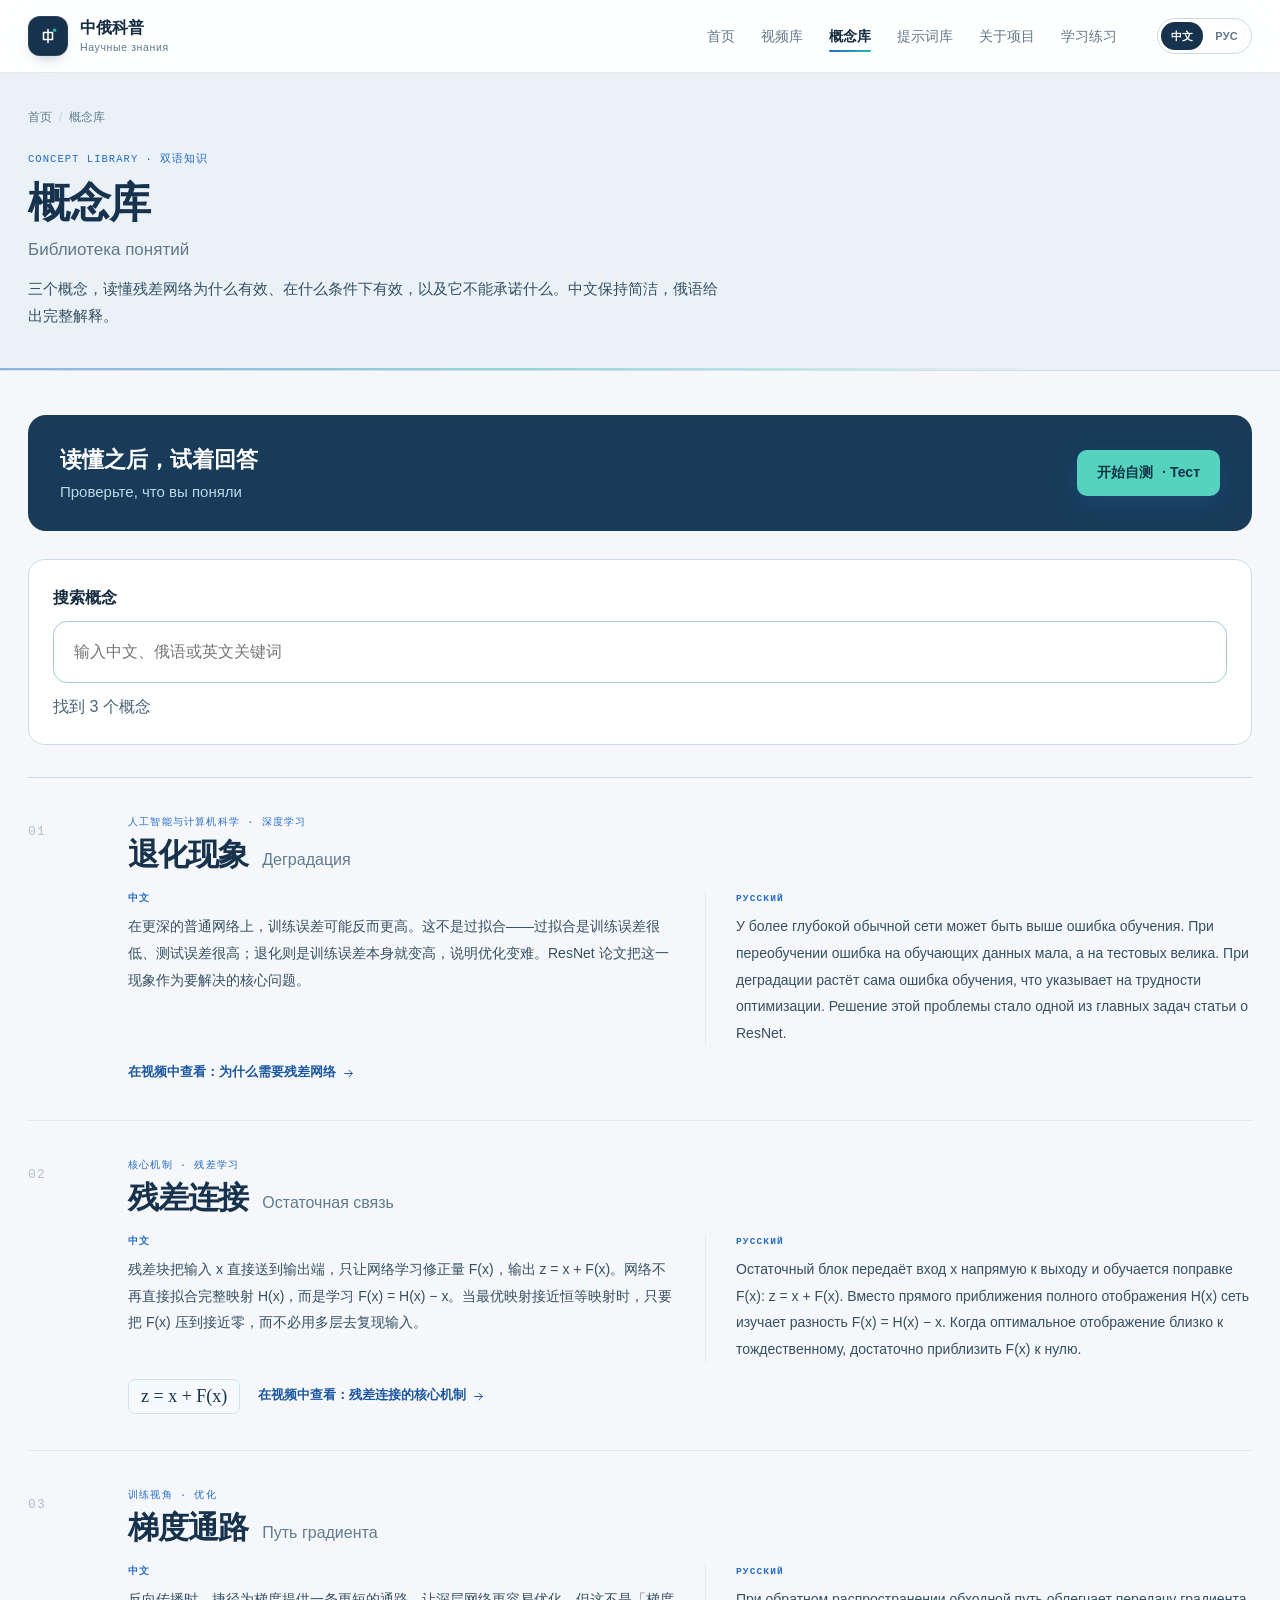
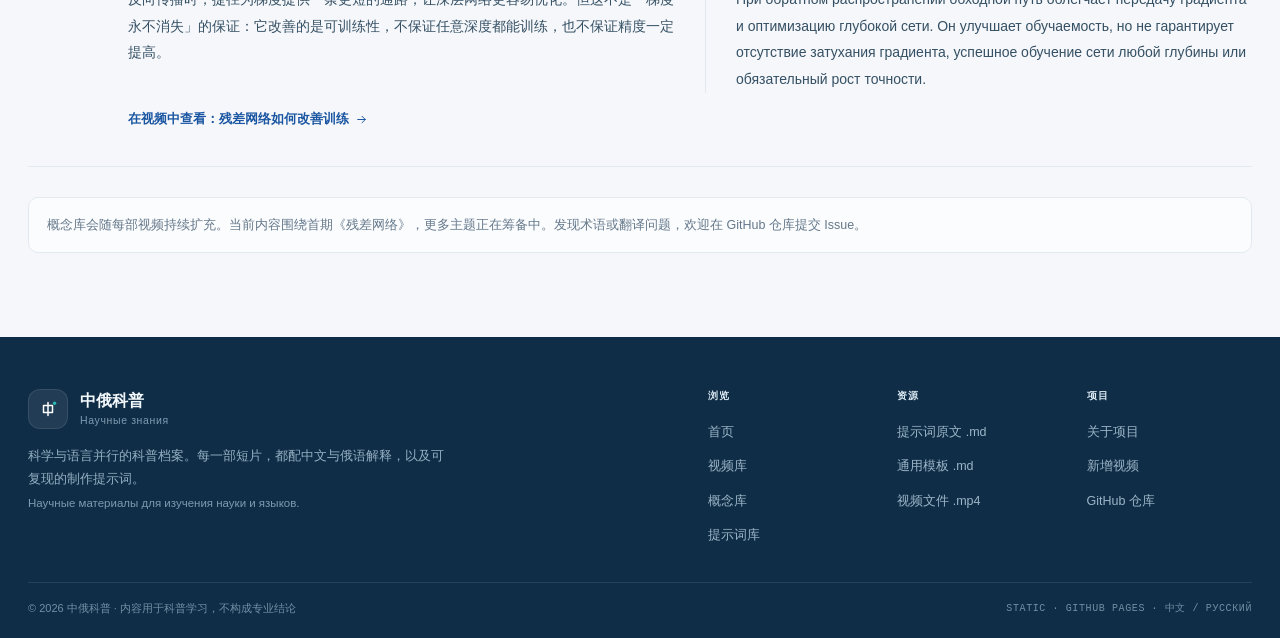
<file: concepts.html>
<!doctype html>
<html lang="zh-CN">
<head>
  <meta charset="UTF-8" />
  <meta name="viewport" content="width=device-width, initial-scale=1.0" />
  <title>概念库 · 中俄科普</title>
  <meta name="description" content="中俄双语概念库：退化现象、残差连接、梯度通路。用中文与俄语解释残差网络 ResNet 的核心概念、条件与边界。" />
  <meta name="theme-color" content="#153B59" />
  <meta property="og:type" content="website" />
  <meta property="og:title" content="概念库 · 中俄科普" />
  <meta property="og:description" content="三个概念，读懂残差网络：退化现象、残差连接与梯度通路。" />
  <meta property="og:image" content="https://hawkplus.github.io/zhong-e/assets/img/og-cover.jpg" />
  <meta property="og:url" content="https://hawkplus.github.io/zhong-e/concepts.html" />
  <link rel="canonical" href="https://hawkplus.github.io/zhong-e/concepts.html" />
  <link rel="icon" href="assets/img/favicon.svg" type="image/svg+xml" />
  <script>
    document.documentElement.classList.add('js');
    window.SITE_LANG = 'zh';
    try {
      if (['ru', 'kk'].indexOf(localStorage.getItem('zhongha:lang')) !== -1) {
        window.SITE_LANG = 'ru';
        document.documentElement.classList.add('lang-ru');
      }
    } catch (e) {}
  </script>
  <link rel="stylesheet" href="assets/css/site.css" />
</head>
<body>
  <a class="skip-link" href="#main-content">跳到主要内容</a>

  <header class="site-header">
    <div class="shell header-inner">
      <a class="brand" href="index.html" aria-label="中俄科普首页">
        <span class="brand-mark" aria-hidden="true">
          <svg viewBox="0 0 24 24" fill="none">
            <path d="M12 5.5v13M7.5 8.5h9v7h-9z" stroke="#fff" stroke-width="1.5" stroke-linejoin="round" stroke-linecap="round"/>
            <circle cx="18.6" cy="6.2" r="1.7" fill="#28B6B0"/>
          </svg>
        </span>
        <span class="brand-copy">
          <strong>中俄科普</strong>
          <small lang="ru">Научные знания</small>
        </span>
      </a>

      <nav class="site-nav" id="site-nav" aria-label="主导航">
        <a class="nav-link" href="index.html">首页</a>
        <a class="nav-link" href="index.html#library">视频库</a>
        <a class="nav-link is-active" href="concepts.html" aria-current="page">概念库</a>
        <a class="nav-link" href="prompts.html">提示词库</a>
        <a class="nav-link" href="about.html">关于项目</a>
      <a class="nav-link" href="practice.html">学习练习</a></nav>

      <div class="lang-switch" role="group" aria-label="界面语言 / Язык интерфейса" title="界面语言与阅读主次 / Язык интерфейса">
        <button type="button" data-lang="zh" aria-pressed="true">中文</button>
        <button type="button" data-lang="ru" aria-pressed="false" lang="ru">РУС</button>
      </div>
      <button class="nav-toggle" type="button" aria-expanded="false" aria-controls="site-nav" aria-label="打开菜单" data-nav-toggle>
        <span></span>
      </button>
    </div>
  </header>

  <main id="main-content">
    <section class="page-hero">
      <div class="shell">
        <nav class="breadcrumb" aria-label="面包屑">
          <a href="index.html">首页</a>
          <span class="sep">/</span>
          <span aria-current="page">概念库</span>
        </nav>
        <p class="page-kicker">Concept Library · 双语知识</p>
        <h1 data-blur-text>概念库</h1>
        <p class="page-ru" lang="ru">Библиотека понятий</p>
        <p class="page-lead">三个概念，读懂残差网络为什么有效、在什么条件下有效，以及它不能承诺什么。中文保持简洁，俄语给出完整解释。</p>
      </div>
    </section>

    <div class="shell concepts-page">
      <div id="practice" class="practice-invite"><div><h2>读懂之后，试着回答</h2><p lang="ru">Проверьте, что вы поняли</p></div><a class="btn btn-primary" href="practice.html">开始自测 <span lang="ru">· Тест</span></a></div>
      <div class="concept-list">
        <article class="concept-entry" data-reveal id="degradation">
          <div class="entry-index">01</div>
          <div class="entry-main">
            <p class="entry-kicker">人工智能与计算机科学 · 深度学习</p>
            <div class="entry-head">
              <h2>退化现象</h2>
              <span class="ru" lang="ru">Деградация</span>
            </div>
            <div class="entry-cols">
              <div class="lang-block">
                <span class="lang-label">中文</span>
                <p>在更深的普通网络上，训练误差可能反而更高。这不是过拟合——过拟合是训练误差很低、测试误差很高；退化则是训练误差本身就变高，说明优化变难。ResNet 论文把这一现象作为要解决的核心问题。</p>
              </div>
              <div class="lang-block">
                <span class="lang-label">Русский</span>
                <p lang="ru">У более глубокой обычной сети может быть выше ошибка обучения. При переобучении ошибка на обучающих данных мала, а на тестовых велика. При деградации растёт сама ошибка обучения, что указывает на трудности оптимизации. Решение этой проблемы стало одной из главных задач статьи о ResNet.</p>
              </div>
            </div>
            <div class="entry-foot">
              <a class="entry-link" href="videos/resnet.html#stage-1">在视频中查看：为什么需要残差网络
                <svg viewBox="0 0 24 24" fill="none" stroke="currentColor" stroke-width="1.8" stroke-linecap="round" stroke-linejoin="round" aria-hidden="true"><path d="M5 12h14M13 6l6 6-6 6"/></svg>
              </a>
            </div>
          </div>
        </article>

        <article class="concept-entry" data-reveal id="residual">
          <div class="entry-index">02</div>
          <div class="entry-main">
            <p class="entry-kicker">核心机制 · 残差学习</p>
            <div class="entry-head">
              <h2>残差连接</h2>
              <span class="ru" lang="ru">Остаточная связь</span>
            </div>
            <div class="entry-cols">
              <div class="lang-block">
                <span class="lang-label">中文</span>
                <p>残差块把输入 x 直接送到输出端，只让网络学习修正量 F(x)，输出 z = x + F(x)。网络不再直接拟合完整映射 H(x)，而是学习 F(x) = H(x) − x。当最优映射接近恒等映射时，只要把 F(x) 压到接近零，而不必用多层去复现输入。</p>
              </div>
              <div class="lang-block">
                <span class="lang-label">Русский</span>
                <p lang="ru">Остаточный блок передаёт вход x напрямую к выходу и обучается поправке F(x): z = x + F(x). Вместо прямого приближения полного отображения H(x) сеть изучает разность F(x) = H(x) − x. Когда оптимальное отображение близко к тождественному, достаточно приблизить F(x) к нулю.</p>
              </div>
            </div>
            <div class="entry-foot">
              <span class="formula-chip" aria-label="z 等于 x 加 F(x)">z = x + F(x)</span>
              <a class="entry-link" href="videos/resnet.html#stage-2">在视频中查看：残差连接的核心机制
                <svg viewBox="0 0 24 24" fill="none" stroke="currentColor" stroke-width="1.8" stroke-linecap="round" stroke-linejoin="round" aria-hidden="true"><path d="M5 12h14M13 6l6 6-6 6"/></svg>
              </a>
            </div>
          </div>
        </article>

        <article class="concept-entry" data-reveal id="gradient">
          <div class="entry-index">03</div>
          <div class="entry-main">
            <p class="entry-kicker">训练视角 · 优化</p>
            <div class="entry-head">
              <h2>梯度通路</h2>
              <span class="ru" lang="ru">Путь градиента</span>
            </div>
            <div class="entry-cols">
              <div class="lang-block">
                <span class="lang-label">中文</span>
                <p>反向传播时，捷径为梯度提供一条更短的通路，让深层网络更容易优化。但这不是「梯度永不消失」的保证：它改善的是可训练性，不保证任意深度都能训练，也不保证精度一定提高。</p>
              </div>
              <div class="lang-block">
                <span class="lang-label">Русский</span>
                <p lang="ru">При обратном распространении обходной путь облегчает передачу градиента и оптимизацию глубокой сети. Он улучшает обучаемость, но не гарантирует отсутствие затухания градиента, успешное обучение сети любой глубины или обязательный рост точности.</p>
              </div>
            </div>
            <div class="entry-foot">
              <a class="entry-link" href="videos/resnet.html#stage-3">在视频中查看：残差网络如何改善训练
                <svg viewBox="0 0 24 24" fill="none" stroke="currentColor" stroke-width="1.8" stroke-linecap="round" stroke-linejoin="round" aria-hidden="true"><path d="M5 12h14M13 6l6 6-6 6"/></svg>
              </a>
            </div>
          </div>
        </article>
      </div>

      <p class="concepts-note">概念库会随每部视频持续扩充。当前内容围绕首期《残差网络》，更多主题正在筹备中。发现术语或翻译问题，欢迎在 GitHub 仓库提交 Issue。</p>
    </div>
  </main>

  <footer class="site-footer">
    <div class="shell footer-main">
      <div class="footer-brand">
        <a class="brand brand--footer" href="index.html" aria-label="中俄科普首页">
          <span class="brand-mark" aria-hidden="true">
            <svg viewBox="0 0 24 24" fill="none">
              <path d="M12 5.5v13M7.5 8.5h9v7h-9z" stroke="#fff" stroke-width="1.5" stroke-linejoin="round" stroke-linecap="round"/>
            <circle cx="18.6" cy="6.2" r="1.7" fill="#28B6B0"/>
            </svg>
          </span>
          <span class="brand-copy">
            <strong>中俄科普</strong>
            <small lang="ru">Научные знания</small>
          </span>
        </a>
        <p>科学与语言并行的科普档案。每一部短片，都配中文与俄语解释，以及可复现的制作提示词。
          <span class="ru" lang="ru">Научные материалы для изучения науки и языков.</span>
        </p>
      </div>
      <div class="footer-cols">
        <div>
          <h3>浏览</h3>
          <ul>
            <li><a href="index.html">首页</a></li>
            <li><a href="index.html#library">视频库</a></li>
            <li><a href="concepts.html">概念库</a></li>
            <li><a href="prompts.html">提示词库</a></li>
          </ul>
        </div>
        <div>
          <h3>资源</h3>
          <ul>
            <li><a href="assets/prompts/resnet-90s-prompt.md" download>提示词原文 .md</a></li>
            <li><a href="assets/prompts/kurzgesagt-prompt-template.md" download>通用模板 .md</a></li>
            <li><a href="assets/videos/resnet-88s.mp4" download>视频文件 .mp4</a></li>
          </ul>
        </div>
        <div>
          <h3>项目</h3>
          <ul>
            <li><a href="about.html">关于项目</a></li>
            <li><a href="about.html#add">新增视频</a></li>
            <li><a href="https://github.com/Hawkplus/zhong-e" target="_blank" rel="noopener noreferrer">GitHub 仓库</a></li>
          </ul>
        </div>
      </div>
    </div>
    <div class="shell footer-bottom">
      <span>© <span data-year>2026</span> 中俄科普 · 内容用于科普学习，不构成专业结论</span>
      <span class="mono">STATIC · GITHUB PAGES · 中文 / РУССКИЙ</span>
    </div>
  </footer>

  <script src="assets/js/data.js"></script>
  <script src="assets/js/site.js"></script>
  <script src="assets/js/lang.js"></script>
  <script src="assets/js/motion.js"></script>
</body>
</html>
</file>
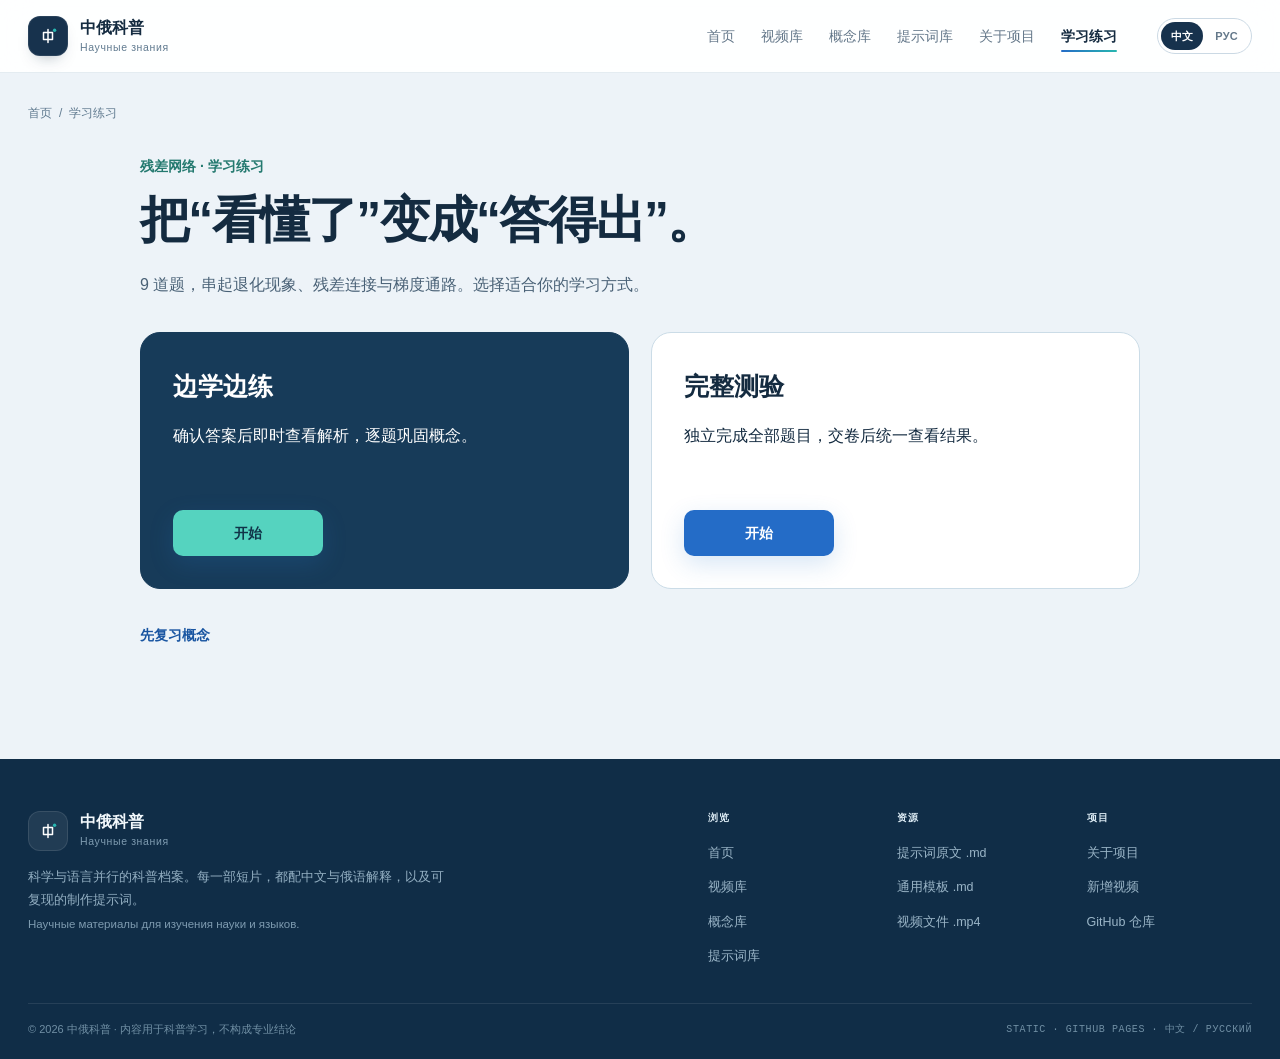
<file: practice.html>
<!doctype html>
<html lang="zh-CN">
<head>
  <meta charset="UTF-8" />
  <meta name="viewport" content="width=device-width, initial-scale=1.0" />
  <title>学习练习 · 中俄科普</title>
  <meta name="description" content="九道中俄双语题目，支持练习、测验、进度保存与错题重练。" />
  <meta name="theme-color" content="#153B59" />
  <meta property="og:type" content="website" />
  <meta property="og:title" content="学习练习 · 中俄科普" />
  <meta property="og:description" content="九道双语题目，支持进度保存、结果分析与错题重练。" />
  <meta property="og:image" content="https://hawkplus.github.io/zhong-e/assets/img/og-cover.jpg" />
  <meta property="og:url" content="https://hawkplus.github.io/zhong-e/practice.html" />
  <link rel="canonical" href="https://hawkplus.github.io/zhong-e/practice.html" />
  <link rel="icon" href="assets/img/favicon.svg" type="image/svg+xml" />
  <script>
    document.documentElement.classList.add('js');
    window.SITE_LANG = 'zh';
    try {
      if (['ru', 'kk'].indexOf(localStorage.getItem('zhongha:lang')) !== -1) {
        window.SITE_LANG = 'ru';
        document.documentElement.classList.add('lang-ru');
      }
    } catch (e) {}
  </script>
  <link rel="stylesheet" href="assets/css/site.css" />
</head>
<body>
  <a class="skip-link" href="#main-content">跳到主要内容</a>

  <header class="site-header">
    <div class="shell header-inner">
      <a class="brand" href="index.html" aria-label="中俄科普首页">
        <span class="brand-mark" aria-hidden="true">
          <svg viewBox="0 0 24 24" fill="none">
            <path d="M12 5.5v13M7.5 8.5h9v7h-9z" stroke="#fff" stroke-width="1.5" stroke-linejoin="round" stroke-linecap="round"/>
            <circle cx="18.6" cy="6.2" r="1.7" fill="#28B6B0"/>
          </svg>
        </span>
        <span class="brand-copy">
          <strong>中俄科普</strong>
          <small lang="ru">Научные знания</small>
        </span>
      </a>

      <nav class="site-nav" id="site-nav" aria-label="主导航">
        <a class="nav-link" href="index.html">首页</a>
        <a class="nav-link" href="index.html#library">视频库</a>
        <a class="nav-link" href="concepts.html">概念库</a>
        <a class="nav-link" href="prompts.html">提示词库</a>
        <a class="nav-link" href="about.html">关于项目</a>
      <a class="nav-link is-active" href="practice.html" aria-current="page">学习练习</a></nav>

      <div class="lang-switch" role="group" aria-label="界面语言 / Язык интерфейса" title="界面语言与阅读主次 / Язык интерфейса">
        <button type="button" data-lang="zh" aria-pressed="true">中文</button>
        <button type="button" data-lang="ru" aria-pressed="false" lang="ru">РУС</button>
      </div>
      <button class="nav-toggle" type="button" aria-expanded="false" aria-controls="site-nav" aria-label="打开菜单" data-nav-toggle>
        <span></span>
      </button>
    </div>
  </header>

  <main id="main-content" class="quiz-page">
  <div class="shell">
    <nav class="breadcrumb" aria-label="面包屑"><a href="index.html">首页</a><span>/</span><span>学习练习</span></nav>
    <div id="quiz-root"></div>
    <noscript><p>请启用 JavaScript 开始练习。Для теста включите JavaScript.</p><a href="concepts.html">阅读双语概念 / Читать понятия</a></noscript>
  </div>
</main>

  <footer class="site-footer">
    <div class="shell footer-main">
      <div class="footer-brand">
        <a class="brand brand--footer" href="index.html" aria-label="中俄科普首页">
          <span class="brand-mark" aria-hidden="true">
            <svg viewBox="0 0 24 24" fill="none">
              <path d="M12 5.5v13M7.5 8.5h9v7h-9z" stroke="#fff" stroke-width="1.5" stroke-linejoin="round" stroke-linecap="round"/>
            <circle cx="18.6" cy="6.2" r="1.7" fill="#28B6B0"/>
            </svg>
          </span>
          <span class="brand-copy">
            <strong>中俄科普</strong>
            <small lang="ru">Научные знания</small>
          </span>
        </a>
        <p>科学与语言并行的科普档案。每一部短片，都配中文与俄语解释，以及可复现的制作提示词。
          <span class="ru" lang="ru">Научные материалы для изучения науки и языков.</span>
        </p>
      </div>
      <div class="footer-cols">
        <div>
          <h3>浏览</h3>
          <ul>
            <li><a href="index.html">首页</a></li>
            <li><a href="index.html#library">视频库</a></li>
            <li><a href="concepts.html">概念库</a></li>
            <li><a href="prompts.html">提示词库</a></li>
          </ul>
        </div>
        <div>
          <h3>资源</h3>
          <ul>
            <li><a href="assets/prompts/resnet-90s-prompt.md" download>提示词原文 .md</a></li>
            <li><a href="assets/prompts/kurzgesagt-prompt-template.md" download>通用模板 .md</a></li>
            <li><a href="assets/videos/resnet-88s.mp4" download>视频文件 .mp4</a></li>
          </ul>
        </div>
        <div>
          <h3>项目</h3>
          <ul>
            <li><a href="about.html">关于项目</a></li>
            <li><a href="about.html#add">新增视频</a></li>
            <li><a href="https://github.com/Hawkplus/zhong-e" target="_blank" rel="noopener noreferrer">GitHub 仓库</a></li>
          </ul>
        </div>
      </div>
    </div>
    <div class="shell footer-bottom">
      <span>© <span data-year>2026</span> 中俄科普 · 内容用于科普学习，不构成专业结论</span>
      <span class="mono">STATIC · GITHUB PAGES · 中文 / РУССКИЙ</span>
    </div>
  </footer>

  <script src="assets/js/data.js"></script>
  <script src="assets/js/site.js"></script>
  <script src="assets/js/lang.js"></script>
  <script src="assets/js/quiz.js"></script>
</body>
</html>
</file>
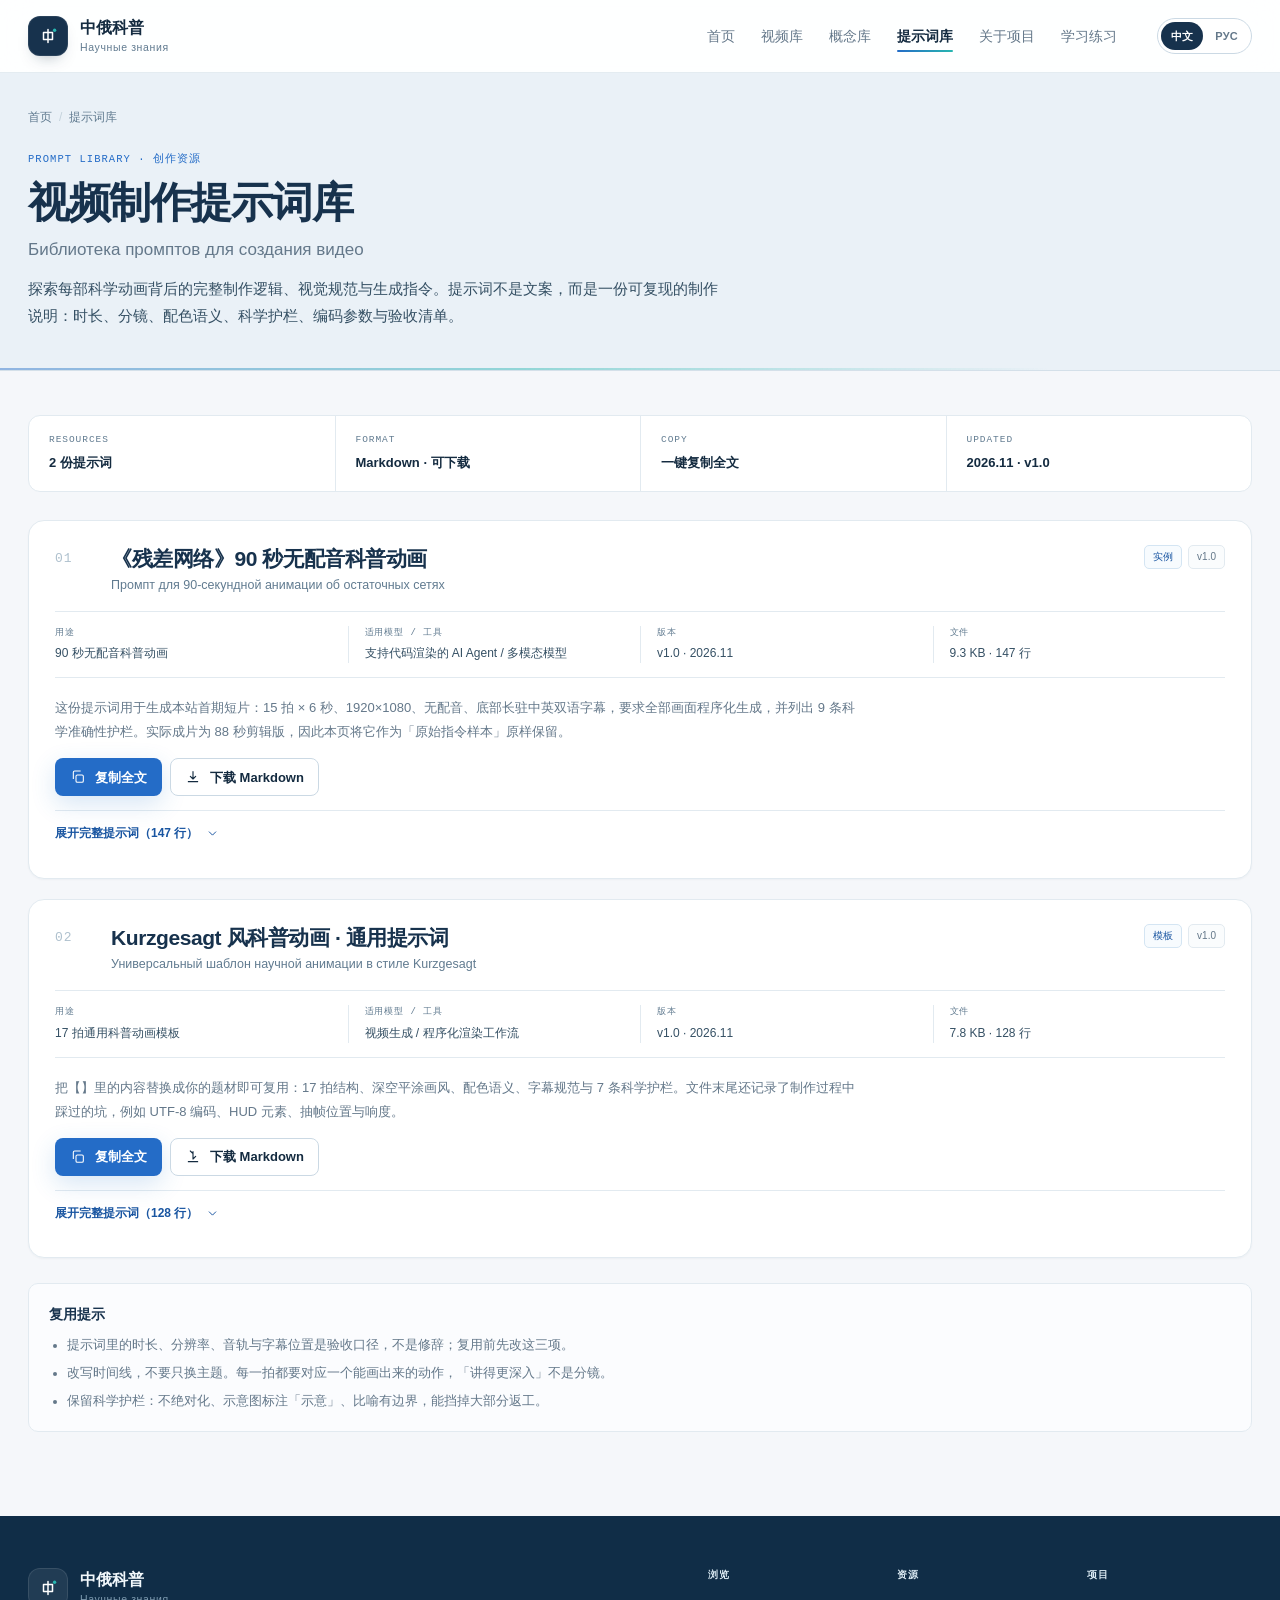
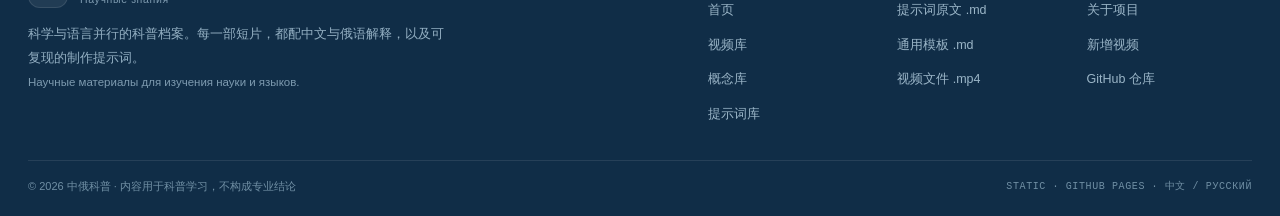
<file: prompts.html>
<!doctype html>
<html lang="zh-CN">
<head>
  <meta charset="UTF-8" />
  <meta name="viewport" content="width=device-width, initial-scale=1.0" />
  <title>视频制作提示词库 · 中俄科普</title>
  <meta name="description" content="中俄科普提示词库：收录《残差网络》90 秒无配音科普动画的完整提示词，以及 Kurzgesagt 风科普动画通用模板。支持一键复制与 Markdown 下载。" />
  <meta name="theme-color" content="#153B59" />
  <meta property="og:type" content="website" />
  <meta property="og:title" content="视频制作提示词库 · 中俄科普" />
  <meta property="og:description" content="探索每部科学动画背后的完整制作逻辑、视觉规范与生成指令。" />
  <meta property="og:image" content="https://hawkplus.github.io/zhong-e/assets/img/og-cover.jpg" />
  <meta property="og:url" content="https://hawkplus.github.io/zhong-e/prompts.html" />
  <link rel="canonical" href="https://hawkplus.github.io/zhong-e/prompts.html" />
  <link rel="icon" href="assets/img/favicon.svg" type="image/svg+xml" />
  <script>
    document.documentElement.classList.add('js');
    window.SITE_LANG = 'zh';
    try {
      if (['ru', 'kk'].indexOf(localStorage.getItem('zhongha:lang')) !== -1) {
        window.SITE_LANG = 'ru';
        document.documentElement.classList.add('lang-ru');
      }
    } catch (e) {}
  </script>
  <link rel="stylesheet" href="assets/css/site.css" />
</head>
<body>
  <a class="skip-link" href="#main-content">跳到主要内容</a>

  <header class="site-header">
    <div class="shell header-inner">
      <a class="brand" href="index.html" aria-label="中俄科普首页">
        <span class="brand-mark" aria-hidden="true">
          <svg viewBox="0 0 24 24" fill="none">
            <path d="M12 5.5v13M7.5 8.5h9v7h-9z" stroke="#fff" stroke-width="1.5" stroke-linejoin="round" stroke-linecap="round"/>
            <circle cx="18.6" cy="6.2" r="1.7" fill="#28B6B0"/>
          </svg>
        </span>
        <span class="brand-copy">
          <strong>中俄科普</strong>
          <small lang="ru">Научные знания</small>
        </span>
      </a>

      <nav class="site-nav" id="site-nav" aria-label="主导航">
        <a class="nav-link" href="index.html">首页</a>
        <a class="nav-link" href="index.html#library">视频库</a>
        <a class="nav-link" href="concepts.html">概念库</a>
        <a class="nav-link is-active" href="prompts.html" aria-current="page">提示词库</a>
        <a class="nav-link" href="about.html">关于项目</a>
      <a class="nav-link" href="practice.html">学习练习</a></nav>

      <div class="lang-switch" role="group" aria-label="界面语言 / Язык интерфейса" title="界面语言与阅读主次 / Язык интерфейса">
        <button type="button" data-lang="zh" aria-pressed="true">中文</button>
        <button type="button" data-lang="ru" aria-pressed="false" lang="ru">РУС</button>
      </div>
      <button class="nav-toggle" type="button" aria-expanded="false" aria-controls="site-nav" aria-label="打开菜单" data-nav-toggle>
        <span></span>
      </button>
    </div>
  </header>

  <main id="main-content">
    <section class="page-hero">
      <div class="shell">
        <nav class="breadcrumb" aria-label="面包屑">
          <a href="index.html">首页</a>
          <span class="sep">/</span>
          <span aria-current="page">提示词库</span>
        </nav>
        <p class="page-kicker">Prompt Library · 创作资源</p>
        <h1 data-blur-text>视频制作提示词库</h1>
        <p class="page-ru" lang="ru">Библиотека промптов для создания видео</p>
        <p class="page-lead">探索每部科学动画背后的完整制作逻辑、视觉规范与生成指令。提示词不是文案，而是一份可复现的制作说明：时长、分镜、配色语义、科学护栏、编码参数与验收清单。</p>
      </div>
    </section>

    <div class="shell prompts-page">
      <div class="prompt-overview" aria-label="提示词库信息">
        <div class="overview-item"><span class="k">Resources</span><span class="v">2 份提示词</span></div>
        <div class="overview-item"><span class="k">Format</span><span class="v">Markdown · 可下载</span></div>
        <div class="overview-item"><span class="k">Copy</span><span class="v">一键复制全文</span></div>
        <div class="overview-item"><span class="k">Updated</span><span class="v">2026.11 · v1.0</span></div>
      </div>

      <article class="prompt-card" data-reveal data-spotlight>
        <header class="prompt-head">
          <span class="prompt-number">01</span>
          <div class="prompt-title-wrap">
            <h2>《残差网络》90 秒无配音科普动画</h2>
            <p class="ru" lang="ru">Промпт для 90-секундной анимации об остаточных сетях</p>
          </div>
          <div class="prompt-badges">
            <span class="badge">实例</span>
            <span class="badge badge--muted">v1.0</span>
          </div>
        </header>

        <div class="prompt-specs">
          <div class="spec"><span class="k">用途</span><span class="v">90 秒无配音科普动画</span></div>
          <div class="spec"><span class="k">适用模型 / 工具</span><span class="v">支持代码渲染的 AI Agent / 多模态模型</span></div>
          <div class="spec"><span class="k">版本</span><span class="v">v1.0 · 2026.11</span></div>
          <div class="spec"><span class="k">文件</span><span class="v">9.3 KB · 147 行</span></div>
        </div>

        <div class="prompt-body">
          <p>这份提示词用于生成本站首期短片：15 拍 × 6 秒、1920×1080、无配音、底部长驻中英双语字幕，要求全部画面程序化生成，并列出 9 条科学准确性护栏。实际成片为 88 秒剪辑版，因此本页将它作为「原始指令样本」原样保留。</p>
          <div class="prompt-actions">
            <button class="btn btn-primary btn-sm" type="button" data-copy-target="#prompt-resnet" data-spark>
              <svg viewBox="0 0 24 24" aria-hidden="true"><rect x="9" y="9" width="11" height="11" rx="2" fill="none" stroke="currentColor" stroke-width="1.6"/><path d="M5 15V5a2 2 0 0 1 2-2h9" fill="none" stroke="currentColor" stroke-width="1.6"/></svg>
              <span data-copy-label>复制全文</span>
            </button>
            <a class="btn btn-secondary btn-sm" href="assets/prompts/resnet-90s-prompt.md" download data-spark>
              <svg viewBox="0 0 24 24" aria-hidden="true"><path d="M12 4v11m0 0 4-4m-4 4-4-4M5 19h14" fill="none" stroke="currentColor" stroke-width="1.7" stroke-linecap="round" stroke-linejoin="round"/></svg>
              下载 Markdown
            </a>
          </div>
          <details class="prompt-details">
            <summary>展开完整提示词（147 行）
              <svg viewBox="0 0 24 24" fill="none" stroke="currentColor" stroke-width="1.8" stroke-linecap="round" stroke-linejoin="round" aria-hidden="true"><path d="m6 9 6 6 6-6"/></svg>
            </summary>
            <pre class="prompt-code" id="prompt-resnet" tabindex="0"><code># 任务：制作《残差网络》90 秒无配音科普动画

请直接制作并渲染出完整成片，不要只返回脚本、方案或分镜表。

**主题**：《残差网络：让更深的网络学得动》
**英文副标题**：Residual Networks — Learning the Difference
**受众**：没有深度学习背景的普通观众
**核心问题**：网络越深，为什么反而更难训练？残差连接到底解决了什么？

## 一、硬性输出要求

1. 成片**恰好 90.000 秒**，绝不能超过；1920×1080、16:9、30fps，共 2700 帧；交付可正常播放的 H.264 MP4（yuv420p）。
2. **全程无配音、无旁白、无 TTS、无人声**，MP4 **不含音轨**。信息必须由动画与字幕自洽表达，不靠听觉补足。
3. 底部常驻**中英双语字幕**：中文在上、英文在下，同步出现。字幕是解释性语句，不是标题大字卡，不要把字幕做成画面中央的 PPT。
4. 字幕必须用字体排版后合成进画面，**不允许让图像模型绘制中文**。中文约 44px、英文约 32px，白色字 + 柔和黑色描边 + 半透明深色底；底部安全边距至少 54px，左右至少 96px；任何字幕不得溢出、不得压到画面主体。
5. 全部画面**程序化生成**：不使用外部图片、素材库、AI 生图、生成式视频模型。每一帧都由代码按时间 t 计算出来。
6. 在当前工作区创建独立目录 `ResNet_90s_WorkBuddy/`，不要覆盖任何已有文件。
7. 若某项依赖在本机不可用，改用本机可用的程序化 2D 渲染方式完成；**不得假装已经生成视频**，遇到真实阻塞要准确说明卡在哪一步。
8. 如果你的运行环境不能执行代码或写文件，请直接告诉我，而不是只输出文案就当完成任务。

## 二、锁定的 15×6 秒时间线（不得改动）

以下 15 段，每段严格 6 秒，总长 90 秒。

00–06秒｜开场提问：原创猫照片卡送入逐层加深的网络，金色问号浮起。
中：神经网络越深，就一定越好吗？
英：Are deeper neural networks always better?

06–12秒｜深度带来特征：阶梯状特征卡依次出现——边缘、纹理、形状、抽象。
中：更多层，可以逐步组合出更复杂的特征。
英：More layers can build increasingly complex features.

12–18秒｜优化变难：计算阶段增多，参数旋钮密集，协调线缆缠结。
中：但层数增加，训练也可能变得更困难。
英：But adding layers can also make training harder.

18–24秒｜退化现象：浅层与更深的普通网络并排对比，训练误差仪表变化，仪表需标注“示意”。
中：有时，更深的普通网络，连训练误差都更高。
英：Sometimes, deeper plain networks have higher training error.

24–30秒｜捷径出现：青绿旁路绕开珊瑚色变换级，两条路径汇入金色加号节点。
中：如果保留原有信息，再学习如何修改呢？
英：What if we keep the input and learn how to modify it?

30–36秒｜改稿隐喻：原稿 + 珊瑚色修改卡 → 修订稿，不必从白纸重写。
中：就像修改原稿，不必每次都从白纸开始。
英：Like editing a draft instead of starting from scratch.

36–42秒｜真实残差块：x 与 F(x) 两条路径并行，逐元素相加，画面出现公式 z = x + F(x)。
中：残差块，把输入与学到的修正量相加。
英：A residual block adds the input to a learned correction.

42–48秒｜什么是残差：输入与目标 H(x) 对比，变化的单元被抽成珊瑚色 F(x)，再叠回原输入。
中：这个修正量，就叫“残差”。
英：That learned correction is called the residual.

48–54秒｜保留信息：F(x) ≈ 0，两条路径仍然激活，结果 z ≈ x。
中：修正量接近零时，相加结果就接近原输入。
英：When the correction is near zero, the sum stays near the input.

54–60秒｜堆叠：一个残差块 → 三个副本 → 拉远成五块一排，每块都自带捷径。
中：把这样的模块堆起来，就构成了残差网络。
英：Stack these blocks to build a residual network: ResNet.

60–66秒｜反向传播：明确切换到 TRAINING 模式，紫色梯度箭头同时走分支与捷径。
中：训练时，捷径也为梯度提供了更直接的通路。
英：During training, shortcuts give gradients a more direct path.

66–72秒｜为什么有用：参数旋钮从缠结变得协调，梯度扫过整条链路。
中：这有助于优化，让更深的网络更容易训练。
英：This helps optimization, making deeper networks easier to train.

72–78秒｜形状匹配：同形状时逐元素相加；形状分离；捷径上出现投影模块；再次相加。
中：两路特征形状不同，就先变换到能够相加。
英：If feature shapes differ, transform them before adding.

78–84秒｜应用与边界：分类、检测、分割三个小场景依次出现，随后是设计、数据、训练三方面约束。
中：它广泛用于视觉任务，但效果仍取决于设计与训练。
英：It is widely used in vision, but results still depend on design and training.

84–90秒｜总结：z = x + F(x) 主角块拉远到五块网络，最后 1.25 秒画面保持静止。
中：保留原有信息，再学习改变——这就是残差连接。
英：Keep the input and learn the change—that is a residual connection.

## 三、视觉语言与色彩语义

- 深海军蓝 `#081A2E` 一类：背景、面板、留白。
- **青绿**：输入、捷径、前向信息；捷径永远画在珊瑚色分支旁边。
- **珊瑚橙**：残差变换分支与修正量；修正量可以很大，也可以接近零。
- **金黄**：相加节点与求和结果，兼作最终强调色。
- **紫色**：训练模式、梯度、参数协调。
- **米白**：纸张与对照区，给“改稿”隐喻一点温度，不引入第六种语义色。

原创元素全部自己做：一只叫 MOMO 的猫（示例）、特征卡、残差块图形、加号节点、星尘背景、信息图 UI。不使用任何现成 IP、商标、真实视频素材，不照抄具体某支片子。

## 四、科学准确性护栏（必须遵守）

1. 深度提升表达能力，但优化可能同时变难——不要把“更深 = 更好”当结论。
2. 退化现象指的是“更深的普通网络训练误差反而更高”，不是单纯过拟合；示意图表必须标注“示意”。
3. 梯度部分只做定性描述：捷径提供更直接的通路，不等于“梯度永不消失”。
4. 残差分支学的是 `F(x)`，相加是逐元素相加，模块输出记作 `z`。
5. `H(x)` 是模块想学的映射，`F(x) = H(x) − x` 只作为概念差呈现。
6. 形状不匹配时用投影类模块匹配形状，`1×1 卷积` 只作为示例提到。
7. `F(x) ≈ 0` 时保留信息，但不等于自动得到完美的恒等映射。
8. 训练和推理都会计算两条路径，捷径不是推理时“跳过层”的开关。
9. 不虚构任何准确率、加速比、参数量、层数对比的具体数字。

## 五、动画与节奏

- 每 6 秒一个叙事单元，单元内部必须有连续运动与因果变化；禁止静态幻灯片轮播、纯字幕视频、模板素材堆叠。
- 段落之间画面交叉淡化约 0.24 秒；字幕在段落末尾 0.13 秒淡出，不得提前消失。
- 结尾从 88.75 秒起画面静止，保持到 90.00 秒。
- 缓入缓出、轻微视差、克制的弹性形变；用视觉因果推动叙事，不要靠字幕硬讲。

## 六、技术实现

- 用 `render(t)` 的纯函数式渲染：同一个 t 必须得到同一帧；30fps 逐帧确定性输出。
- 推荐做法：Python + Cairo/Pillow 直接输出 RGB 帧管道给 ffmpeg，或 HTML Canvas + 无头浏览器逐帧截图；**不要把 2700 张 PNG 落盘再拼**。
- 编码参数：`-c:v libx264 -pix_fmt yuv420p -crf 18 -r 30`，且不输出音频流。
- 出片后用 `ffprobe` 校验时长、分辨率、帧率、像素格式，再报告完成。

## 七、交付前自检（逐项确认）

- [ ] 时长 90.000 秒（误差 ≤0.05s），共 2700 帧，无音轨
- [ ] 1920×1080、30fps、yuv420p，可用播放器正常播放
- [ ] 15 段中英字幕与时间线完全对应，无溢出、无重叠、无错别字
- [ ] 抽检 0s / 28s / 40s / 64s / 89s 五帧，画面元素与分镜一致
- [ ] `z = x + F(x)` 在 36–42 秒段落出现，字形正确、不被遮挡
- [ ] 全片无外部图片、无 AI 生图、无现成素材

## 八、交付物

1. `ResNet_90s_WorkBuddy/ResNet_90s.mp4`
2. 中英双语 SRT 字幕
3. 可复现的渲染源码
4. `DESIGN.md`（时间线 + 配色 + 科学护栏）
5. 4 张关键帧 PNG（约 28s / 40s / 64s / 89s）
6. 不超过 5 行的制作说明

## 九、事实参考（仅用于核对，不必在画面里堆链接）

- He, Zhang, Ren, Sun. *Deep Residual Learning for Image Recognition*, arXiv:1512.03385
- 不要求引用具体准确率数字；如需提及，必须能在原论文中找到对应表述。

---

现在开工。先用不超过 10 行复述你对时间线、无配音约束和科学护栏的理解，然后直接开始渲染，不要停下来等我确认。
</code></pre>
          </details>
        </div>
      </article>

      <article class="prompt-card" data-reveal data-spotlight>
        <header class="prompt-head">
          <span class="prompt-number">02</span>
          <div class="prompt-title-wrap">
            <h2>Kurzgesagt 风科普动画 · 通用提示词</h2>
            <p class="ru" lang="ru">Универсальный шаблон научной анимации в стиле Kurzgesagt</p>
          </div>
          <div class="prompt-badges">
            <span class="badge">模板</span>
            <span class="badge badge--muted">v1.0</span>
          </div>
        </header>

        <div class="prompt-specs">
          <div class="spec"><span class="k">用途</span><span class="v">17 拍通用科普动画模板</span></div>
          <div class="spec"><span class="k">适用模型 / 工具</span><span class="v">视频生成 / 程序化渲染工作流</span></div>
          <div class="spec"><span class="k">版本</span><span class="v">v1.0 · 2026.11</span></div>
          <div class="spec"><span class="k">文件</span><span class="v">7.8 KB · 128 行</span></div>
        </div>

        <div class="prompt-body">
          <p>把【】里的内容替换成你的题材即可复用：17 拍结构、深空平涂画风、配色语义、字幕规范与 7 条科学护栏。文件末尾还记录了制作过程中踩过的坑，例如 UTF-8 编码、HUD 元素、抽帧位置与响度。</p>
          <div class="prompt-actions">
            <button class="btn btn-primary btn-sm" type="button" data-copy-target="#prompt-template" data-spark>
              <svg viewBox="0 0 24 24" aria-hidden="true"><rect x="9" y="9" width="11" height="11" rx="2" fill="none" stroke="currentColor" stroke-width="1.6"/><path d="M5 15V5a2 2 0 0 1 2-2h9" fill="none" stroke="currentColor" stroke-width="1.6"/></svg>
              <span data-copy-label>复制全文</span>
            </button>
            <a class="btn btn-secondary btn-sm" href="assets/prompts/kurzgesagt-prompt-template.md" download data-spark>
              <svg viewBox="0 0 24 24" aria-hidden="true"><path d="M12 4v11m0 0 4-4m-4-4-4-4M5 19h14" fill="none" stroke="currentColor" stroke-width="1.7" stroke-linecap="round" stroke-linejoin="round"/></svg>
              下载 Markdown
            </a>
          </div>
          <details class="prompt-details">
            <summary>展开完整提示词（128 行）
              <svg viewBox="0 0 24 24" fill="none" stroke="currentColor" stroke-width="1.8" stroke-linecap="round" stroke-linejoin="round" aria-hidden="true"><path d="m6 9 6 6 6-6"/></svg>
            </summary>
            <pre class="prompt-code" id="prompt-template" tabindex="0"><code># Kurzgesagt 风科普动画 · 通用提示词

&gt; 用法：把这份文件整段发给执行方，替换【】中的内容即可。它要求直接产出成片，
&gt; 不是分镜表、不是方案书。文中的数值都是可复现的验收口径，不是修辞。

---

## 一、任务

做一条【90–110】秒、**无旁白**、中英双语字幕的科普动画：

- 主题：【残差网络 / 为什么深了反而难训】
- 核心反常识点：【加深本应更强，但更深的普通网络连训练误差都更高】
- 受众：【没有深度学习背景的普通观众】
- 画风：参照 **Kurzgesagt – In a Nutshell** 的「深空平涂插画」路线——深色星空底、平涂高饱和色块、粗圆角、没有仪表盘式 UI。

## 二、硬性输出

1. **102 秒**（17 拍 × 6 秒，整秒对齐）；1920×1080、30fps、共 3060 帧；H.264 / yuv420p / bt709。
   - 若必须压到 90 秒：改成 15 拍 × 6 秒，砍掉片头与收尾，不要靠压缩单拍时长。
2. **无配音、无旁白、无 TTS，也不加配乐与音效**：成片不含音频流（ffmpeg 侧 -an）。
3. 字幕**烧进画面**：中文 50px、英文 32px；白色 + 深色描边 + 柔和投影；
   底部安全边距 ≥ 54px，左右 ≥ 96px；只压一层半透明渐变压暗，**不要圆角深色胶囊卡片**。
4. 所有画面**程序化生成**：代码按 `render(t)` 逐帧确定性出图，同一 t 必得同一帧。
   禁止外部图片、素材库、AI 生图、生成式视频。
5. 独立目录输出，不覆盖任何已有文件。**做不到就说卡在哪一步，不许假装已经生成。**

## 三、结构（17 拍，每拍 6 秒，不得改动拍序）

| 拍 | 时间 | 内容 |
|---|---|---|
| 00 | 00–06 | **片头标题卡**：片名大字 + 英文副题 + 一句承诺（"一条捷径，让更深的网络学得动"）+ 一个母题剪影；底下字幕抛出核心问题 |
| 01–15 | 06–96 | 十五拍正文，每拍一个中心观点，见下表 |
| 16 | 96–102 | **收尾卡**：说清「这条片子想做什么」——一句判断式主张 + 一句可带走的结论 + 公式回扣 |

正文十五拍的模板（按题材替换，一拍只讲一件事）：

| # | 作用 | 残差网络示例 |
|---|---|---|
| 01 | 抛出问题 | 越深就一定越好吗 |
| 02 | 给出现象/机制的第一步 | 更多层能组合更复杂的特征 |
| 03 | 转折：代价 | 但层数增加，训练更难 |
| 04 | 反常识证据 | 更深的普通网络，训练误差反而更高（标注"示意"） |
| 05 | 提出关键操作 | 保留输入，只学修改 |
| 06 | 生活类比 | 改稿而不是重写 |
| 07 | 正式定义 | 残差块 = x + F(x) |
| 08 | 拆解关键概念 | 残差就是"想学的映射减去输入" |
| 09 | 边界条件 | F(x)≈0 时输出≈输入 |
| 10 | 规模化 | 把模块堆成网络 |
| 11 | 训练视角 | 捷径给梯度更直接的通路 |
| 12 | 为什么有效 | 优化更容易，但仍不保证任意深度可训 |
| 13 | 工程细节 | 形状不匹配时先投影再相加 |
| 14 | 应用与限制 | 用途广，但效果取决于设计与训练 |
| 15 | 收束 | 保留原有信息，再学习改变 |

**片头片尾是必须项**，不是可选装饰：没有片头，观众不知道自己在看什么；没有收尾，
片子只讲了"是什么"，没讲"为什么要看它"。

## 四、画风规范

- **底色**：深空蓝渐层（约 `#0B0F25 → #161B3C`），160 颗星（随机相位闪烁，疏密不均），
  2–3 团极低对比的星云晕。
- **禁止**：常驻 logo、进度条、章节标签、页码、发丝分隔线、点阵网格、四角定位括号、
  3D 背板、内高光——这些是"仪表盘感"的来源，Kurzgesagt 画面里没有 UI。
- **图元**：平涂色块 + 3px 同色描边，圆角大（≥ 内容高度的 8%）；光晕克制（面积大、透明度低）。
- **配色语义**（全片一致，不许漂移）：
  - 青绿 `#4ECDC4` = 输入 / 捷径 / 前向信息
  - 珊瑚 `#FF6B6B` = 变换分支 / 修正量
  - 金黄 `#FFD166` = 相加节点 / 结果 / 强调
  - 紫 `#C77DFF` = 训练 / 梯度
  - 奶油白 `#FFFDF7` = 正文与纸面
- **字号层级**（1080p）：片名 120–130 / 标题 56–64 / 正文 40–46 / 说明 26–30 / **最小 22**。
  低于 22px 的说明文字在手机上是糊的，宁可不写。
- **动效**：每拍内部要有连续因果变化（元素由上一状态变到下一状态），禁止静态幻灯片；
  拍与拍之间 0.12 秒交叉淡化；最后一拍结尾 1–1.25 秒定格。

## 五、声音：不带音轨

- 成片**只有一个视频流，没有音频流**（ffmpeg 侧即 `-an`）。
- 不加旁白、不加 TTS、不加配乐、不加音效——静音环境（地铁、办公室、投屏）里也要能完整接收信息。
- 因此**字幕是唯一的信息通道**：每句都要独立成立，不能靠语气、停顿、音效暗示补足。
- 若确需配乐版，另出一版并保留静音母版，不要把带音轨的版本当默认交付。

## 六、科学护栏（每一条都要在画面或字幕里守住）

1. 结论不许绝对化：说"有助于""更容易"，不说"必然""保证"。
2. 示意图表必须标「示意」，不能伪造真实实验曲线或准确率数字。
3. 比喻要标注为比喻，且不承担机制解释。
4. 公式的每个符号都要有画面锚点，不能只出现符号不解释。
5. 反常识点要给出边界：例如"捷径不是推理时跳层"，避免观众形成错误直觉。
6. 任何数字（层数、参数量、加速比）若无来源，一律不写。
7. 收尾不复述全文，只给一句可带走的判断。

## 七、交付前自检（逐项打勾，未过不许交付）

- [ ] 时长 102.000s ±0.05，帧数 3060，30fps，1920×1080，yuv420p
- [ ] 一个视频流 + 一个音频流（AAC 44.1k），**没有人声**
- [ ] 响度 −19.5 LUFS ±1，真峰 ≤ −1 dBTP
- [ ] 17 条字幕与画面一一对应，无溢出、无错字、无乱码
- [ ] 片头有片名与英文副题，收尾有"这条片子想做什么"
- [ ] 抽检片头 / 正中 / 收尾三帧，文案与设计稿一致
- [ ] 全片无外部图片、无 AI 生图
- [ ] 交付包齐全：成片、静音母版、SRT、封面（含 540×304 缩略测试图）、发布文案、交付说明

## 八、交付物清单

```
成片.mp4              含音轨，无人声
silent.mp4            同帧静音母版（投屏用）
字幕.srt              与成片逐条对应
cover/                16:9 封面 + 缩略测试图
publish.md            标题 / 正文 / 话题 / 评论区首评
DELIVERY.md           实测数据 + 与基线的偏差 + 已知限制
src/                  可复现源码（画面 / 音床 / 封面）
keyframes/            片头、关键节点、收尾的静帧
```

## 九、踩过的坑（照做能省一轮返工）

1. **别用 Windows PowerShell 改源码文件**：`Set-Content -Encoding utf8` 会把 UTF-8 中文件
   按 ANSI 重写，中文全变乱码且不可逆。改文件一律用编辑器工具或 Python 读写。
2. **去掉 HUD 比调色更能改变"气质"**：同一套构图，去掉 logo/进度条/章节条之后立刻从
   "数据看板"变成"插画"。
3. **最小字号先定死再排版**：先按 22px 下限设计，比做完再放大省事。
4. **抽帧不要在整 6 秒处抽**：那是交叉淡化点，两张画面各占一半，会误判成"错位"。
   抽 3.5s、9.5s、15.5s 这种拍中时刻。
5. **收尾卡要有主张**：只写"谢谢观看"等于没有收尾；要写清观众带走什么。
6. **响度别照抄流媒体基线**：−25.5 LUFS 是留给平台二次归一化的，本地/网页直接播会偏轻。
</code></pre>
          </details>
        </div>
      </article>

      <div class="prompt-notes" data-reveal>
        <h3>复用提示</h3>
        <ul>
          <li>提示词里的时长、分辨率、音轨与字幕位置是验收口径，不是修辞；复用前先改这三项。</li>
          <li>改写时间线，不要只换主题。每一拍都要对应一个能画出来的动作，「讲得更深入」不是分镜。</li>
          <li>保留科学护栏：不绝对化、示意图标注「示意」、比喻有边界，能挡掉大部分返工。</li>
        </ul>
      </div>
    </div>
  </main>

  <footer class="site-footer">
    <div class="shell footer-main">
      <div class="footer-brand">
        <a class="brand brand--footer" href="index.html" aria-label="中俄科普首页">
          <span class="brand-mark" aria-hidden="true">
            <svg viewBox="0 0 24 24" fill="none">
              <path d="M12 5.5v13M7.5 8.5h9v7h-9z" stroke="#fff" stroke-width="1.5" stroke-linejoin="round" stroke-linecap="round"/>
            <circle cx="18.6" cy="6.2" r="1.7" fill="#28B6B0"/>
            </svg>
          </span>
          <span class="brand-copy">
            <strong>中俄科普</strong>
            <small lang="ru">Научные знания</small>
          </span>
        </a>
        <p>科学与语言并行的科普档案。每一部短片，都配中文与俄语解释，以及可复现的制作提示词。
          <span class="ru" lang="ru">Научные материалы для изучения науки и языков.</span>
        </p>
      </div>
      <div class="footer-cols">
        <div>
          <h3>浏览</h3>
          <ul>
            <li><a href="index.html">首页</a></li>
            <li><a href="index.html#library">视频库</a></li>
            <li><a href="concepts.html">概念库</a></li>
            <li><a href="prompts.html">提示词库</a></li>
          </ul>
        </div>
        <div>
          <h3>资源</h3>
          <ul>
            <li><a href="assets/prompts/resnet-90s-prompt.md" download>提示词原文 .md</a></li>
            <li><a href="assets/prompts/kurzgesagt-prompt-template.md" download>通用模板 .md</a></li>
            <li><a href="assets/videos/resnet-88s.mp4" download>视频文件 .mp4</a></li>
          </ul>
        </div>
        <div>
          <h3>项目</h3>
          <ul>
            <li><a href="about.html">关于项目</a></li>
            <li><a href="about.html#add">新增视频</a></li>
            <li><a href="https://github.com/Hawkplus/zhong-e" target="_blank" rel="noopener noreferrer">GitHub 仓库</a></li>
          </ul>
        </div>
      </div>
    </div>
    <div class="shell footer-bottom">
      <span>© <span data-year>2026</span> 中俄科普 · 内容用于科普学习，不构成专业结论</span>
      <span class="mono">STATIC · GITHUB PAGES · 中文 / РУССКИЙ</span>
    </div>
  </footer>

  <script src="assets/js/data.js"></script>
  <script src="assets/js/site.js"></script>
  <script src="assets/js/lang.js"></script>
  <script src="assets/js/motion.js"></script>
</body>
</html>
</file>
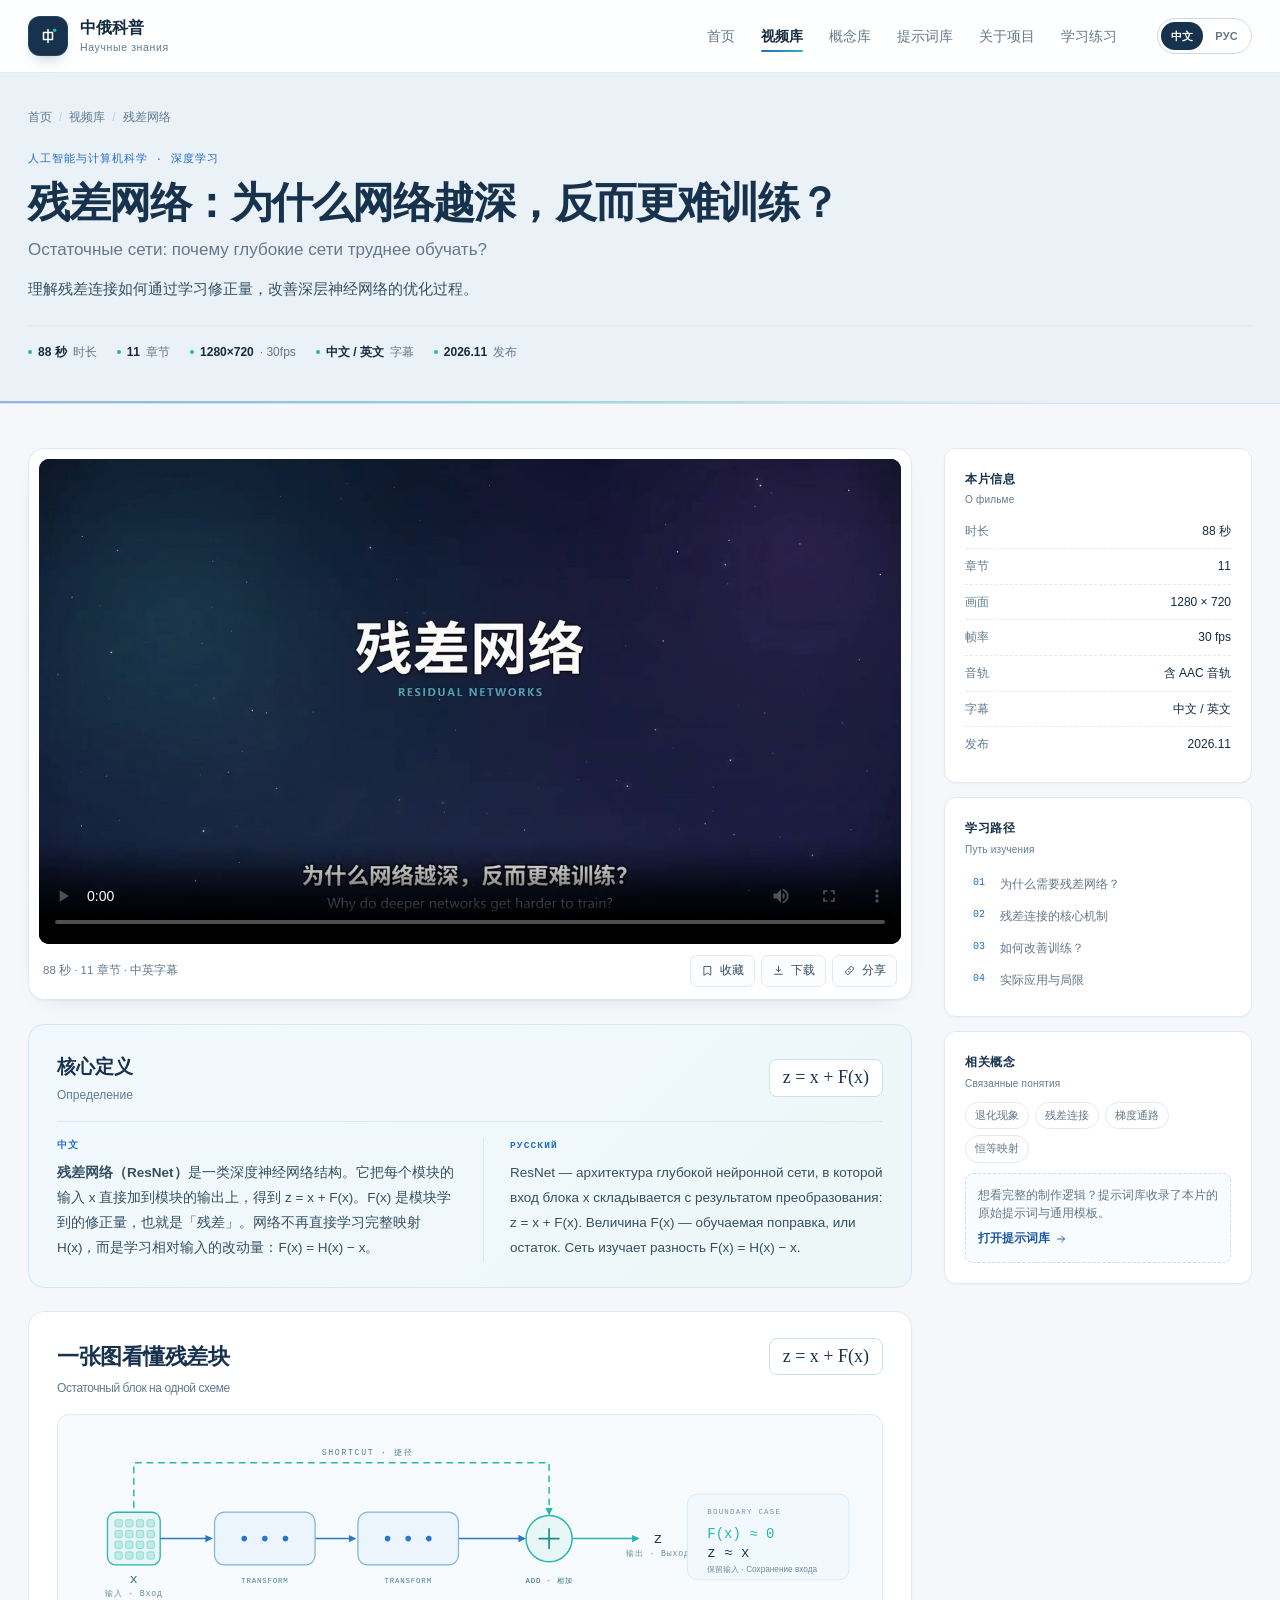
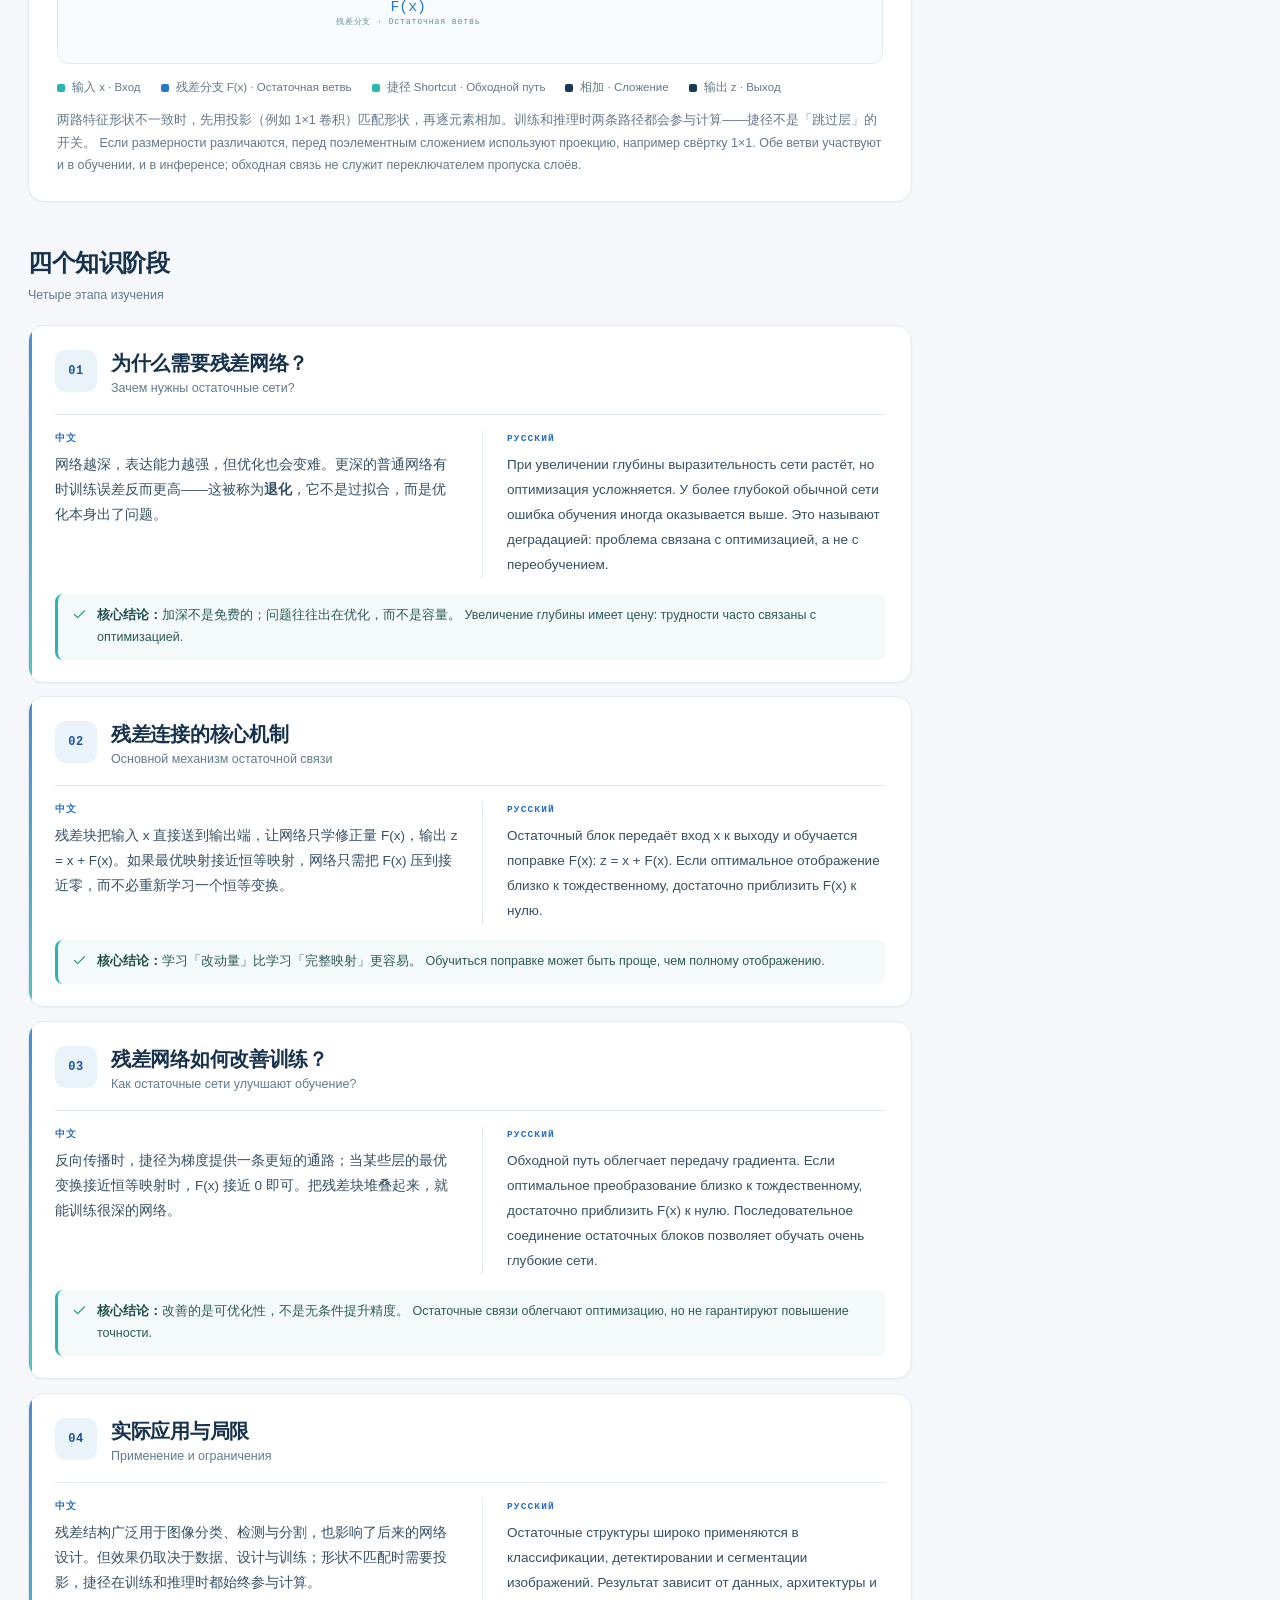
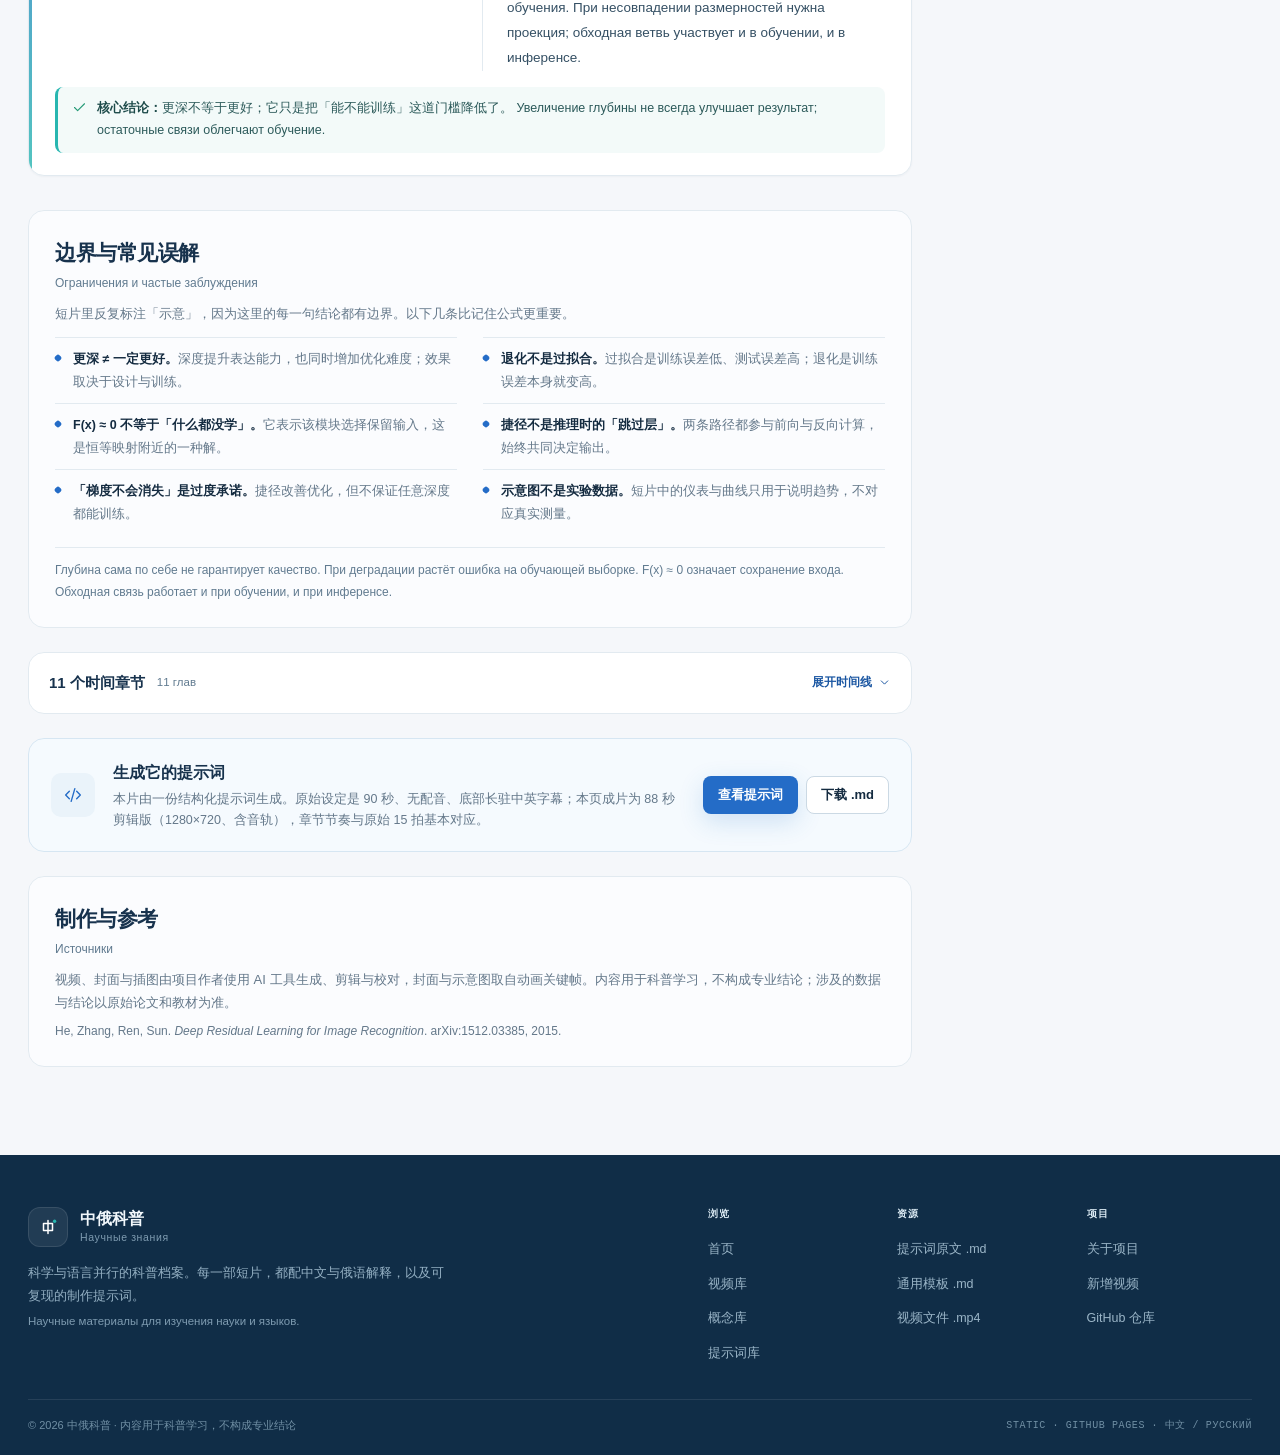
<file: videos/resnet.html>
<!doctype html>
<html lang="zh-CN">
<head>
  <meta charset="UTF-8" />
  <meta name="viewport" content="width=device-width, initial-scale=1.0" />
  <title>残差网络：为什么网络越深，反而更难训练？| 中俄科普</title>
  <meta name="description" content="88 秒动画 + 中文/俄语深度解释：残差网络 ResNet 的退化现象、残差连接、梯度通路与科学边界。含 11 个时间章节、原理示意图与制作提示词。" />
  <meta name="theme-color" content="#153B59" />
  <meta property="og:type" content="video.other" />
  <meta property="og:title" content="残差网络：为什么网络越深，反而更难训练？" />
  <meta property="og:description" content="理解残差连接如何通过学习修正量，改善深层神经网络的优化过程。" />
  <meta property="og:image" content="https://hawkplus.github.io/zhong-e/assets/img/og-cover.jpg" />
  <meta property="og:url" content="https://hawkplus.github.io/zhong-e/videos/resnet.html" />
  <link rel="canonical" href="https://hawkplus.github.io/zhong-e/videos/resnet.html" />
  <link rel="icon" href="../assets/img/favicon.svg" type="image/svg+xml" />
  <script>
    document.documentElement.classList.add('js');
    window.SITE_LANG = 'zh';
    try {
      if (['ru', 'kk'].indexOf(localStorage.getItem('zhongha:lang')) !== -1) {
        window.SITE_LANG = 'ru';
        document.documentElement.classList.add('lang-ru');
      }
    } catch (e) {}
  </script>
  <link rel="stylesheet" href="../assets/css/site.css" />
</head>
<body>
  <a class="skip-link" href="#main-content">跳到主要内容</a>

  <header class="site-header">
    <div class="shell header-inner">
      <a class="brand" href="../index.html" aria-label="中俄科普首页">
        <span class="brand-mark" aria-hidden="true">
          <svg viewBox="0 0 24 24" fill="none">
            <path d="M12 5.5v13M7.5 8.5h9v7h-9z" stroke="#fff" stroke-width="1.5" stroke-linejoin="round" stroke-linecap="round"/>
            <circle cx="18.6" cy="6.2" r="1.7" fill="#28B6B0"/>
          </svg>
        </span>
        <span class="brand-copy">
          <strong>中俄科普</strong>
          <small lang="ru">Научные знания</small>
        </span>
      </a>

      <nav class="site-nav" id="site-nav" aria-label="主导航">
        <a class="nav-link" href="../index.html">首页</a>
        <a class="nav-link is-active" href="../index.html#library" aria-current="page">视频库</a>
        <a class="nav-link" href="../concepts.html">概念库</a>
        <a class="nav-link" href="../prompts.html">提示词库</a>
        <a class="nav-link" href="../about.html">关于项目</a>
      <a class="nav-link" href="../practice.html">学习练习</a></nav>

      <div class="lang-switch" role="group" aria-label="界面语言 / Язык интерфейса" title="界面语言与阅读主次 / Язык интерфейса">
        <button type="button" data-lang="zh" aria-pressed="true">中文</button>
        <button type="button" data-lang="ru" aria-pressed="false" lang="ru">РУС</button>
      </div>
      <button class="nav-toggle" type="button" aria-expanded="false" aria-controls="site-nav" aria-label="打开菜单" data-nav-toggle>
        <span></span>
      </button>
    </div>
  </header>

  <main id="main-content">
    <section class="page-hero">
      <div class="shell">
        <nav class="breadcrumb" aria-label="面包屑">
          <a href="../index.html">首页</a>
          <span class="sep">/</span>
          <a href="../index.html#library">视频库</a>
          <span class="sep">/</span>
          <span aria-current="page">残差网络</span>
        </nav>

        <p class="page-kicker">人工智能与计算机科学 · 深度学习</p>
        <h1 data-blur-text>残差网络：为什么网络越深，反而更难训练？</h1>
        <p class="page-ru" lang="ru">Остаточные сети: почему глубокие сети труднее обучать?</p>
        <p class="page-lead">理解残差连接如何通过学习修正量，改善深层神经网络的优化过程。</p>

        <div class="page-meta">
          <span><b>88 秒</b> 时长</span>
          <span><b>11</b> 章节</span>
          <span><b>1280×720</b> · 30fps</span>
          <span><b>中文 / 英文</b> 字幕</span>
          <span><b>2026.11</b> 发布</span>
        </div>
      </div>
    </section>

    <div class="shell watch-grid">
      <div class="watch-main">
        <!-- 播放器 -->
        <section class="player-card" id="video" aria-label="视频播放器">
          <div class="player-shell">
            <video id="lesson-video" controls preload="metadata" playsinline poster="../assets/img/resnet-cover.jpg" aria-label="残差网络科普短片，88 秒">
              <source src="../assets/videos/resnet-88s.mp4" type="video/mp4" />
              您的浏览器不支持 HTML5 视频，请<a href="../assets/videos/resnet-88s.mp4">下载视频文件</a>观看。
            </video>
          </div>
          <div class="player-bar">
            <span class="player-meta">88 秒 · 11 章节 · 中英字幕</span>
            <div class="player-actions">
              <button class="icon-btn" type="button" data-favorite="resnet" data-spark aria-pressed="false" aria-label="收藏本期视频">
                <svg viewBox="0 0 24 24" fill="none" stroke="currentColor" stroke-width="1.7" stroke-linecap="round" stroke-linejoin="round" aria-hidden="true"><path d="M6 4.5h12v16l-6-3.8-6 3.8z"/></svg>
                <span data-fav-label>收藏</span>
              </button>
              <a class="icon-btn" href="../assets/videos/resnet-88s.mp4" download data-spark>
                <svg viewBox="0 0 24 24" fill="none" stroke="currentColor" stroke-width="1.7" stroke-linecap="round" stroke-linejoin="round" aria-hidden="true"><path d="M12 4v10m0 0 4-4m-4 4-4-4M5 19h14"/></svg>
                下载
              </a>
              <button class="icon-btn" type="button" data-copy-url="https://hawkplus.github.io/zhong-e/videos/resnet.html" data-spark>
                <svg viewBox="0 0 24 24" fill="none" stroke="currentColor" stroke-width="1.7" stroke-linecap="round" stroke-linejoin="round" aria-hidden="true"><path d="M10 14a4 4 0 0 0 5.7 0l2.3-2.3a4 4 0 0 0-5.7-5.7L11 7.3"/><path d="M14 10a4 4 0 0 0-5.7 0L6 12.3a4 4 0 0 0 5.7 5.7L13 17"/></svg>
                分享
              </button>
            </div>
          </div>
        </section>

        <!-- 核心定义 -->
        <section class="definition-band" data-reveal id="definition" aria-labelledby="definition-title">
          <div class="band-head">
            <h2 class="band-title" id="definition-title">核心定义<span class="ru" lang="ru">Определение</span></h2>
            <span class="formula-pill" aria-label="z 等于 x 加 F(x)">z = x + F(x)</span>
          </div>
          <div class="definition-cols">
            <div class="lang-block">
              <span class="lang-label">中文</span>
              <p><strong>残差网络（ResNet）</strong>是一类深度神经网络结构。它把每个模块的输入 x 直接加到模块的输出上，得到 z = x + F(x)。F(x) 是模块学到的修正量，也就是「残差」。网络不再直接学习完整映射 H(x)，而是学习相对输入的改动量：F(x) = H(x) − x。</p>
            </div>
            <div class="lang-block">
              <span class="lang-label">Русский</span>
              <p lang="ru">ResNet — архитектура глубокой нейронной сети, в которой вход блока x складывается с результатом преобразования: z = x + F(x). Величина F(x) — обучаемая поправка, или остаток. Сеть изучает разность F(x) = H(x) − x.</p>
            </div>
          </div>
        </section>

        <!-- 原理 -->
        <section class="principle-card" data-reveal data-spotlight id="principle" aria-labelledby="principle-title">
          <div class="principle-head">
            <h2 id="principle-title">一张图看懂残差块<span class="ru" lang="ru">Остаточный блок на одной схеме</span></h2>
            <span class="formula-pill">z = x + F(x)</span>
          </div>

          <figure class="principle-figure">
            <svg viewBox="0 0 1000 300" role="img" aria-label="残差块结构图：输入 x 分两路，一路经过两层变换得到 F(x)，另一路沿捷径直接到相加节点，相加得到输出 z">
              <defs>
                <marker id="arrow-teal" viewBox="0 0 10 10" refX="8" refY="5" markerWidth="5" markerHeight="5" orient="auto-start-reverse">
                  <path d="M0 0 L10 5 L0 10 z" fill="#28B6B0"/>
                </marker>
                <marker id="arrow-blue" viewBox="0 0 10 10" refX="8" refY="5" markerWidth="5" markerHeight="5" orient="auto-start-reverse">
                  <path d="M0 0 L10 5 L0 10 z" fill="#2878C8"/>
                </marker>
              </defs>

              <!-- shortcut -->
              <path d="M92 112 V 58 H 596 V 120" fill="none" stroke="#28B6B0" stroke-width="1.8" stroke-linecap="round" stroke-linejoin="round" stroke-dasharray="7 7" marker-end="url(#arrow-teal)"/>
              <text x="320" y="48" fill="#52808A" font-family="Inter, monospace" font-size="10" letter-spacing="2">SHORTCUT · 捷径</text>

              <!-- input -->
              <rect x="60" y="118" width="64" height="64" rx="10" fill="#E8F7F6" stroke="#28B6B0" stroke-width="1.6"/>
              <g fill="#BFEAE7" stroke="#5FCFC9" stroke-width=".7">
                <rect x="69" y="127" width="9" height="9" rx="2"/><rect x="82" y="127" width="9" height="9" rx="2"/><rect x="95" y="127" width="9" height="9" rx="2"/><rect x="108" y="127" width="9" height="9" rx="2"/>
                <rect x="69" y="140" width="9" height="9" rx="2"/><rect x="82" y="140" width="9" height="9" rx="2"/><rect x="95" y="140" width="9" height="9" rx="2"/><rect x="108" y="140" width="9" height="9" rx="2"/>
                <rect x="69" y="153" width="9" height="9" rx="2"/><rect x="82" y="153" width="9" height="9" rx="2"/><rect x="95" y="153" width="9" height="9" rx="2"/><rect x="108" y="153" width="9" height="9" rx="2"/>
                <rect x="69" y="166" width="9" height="9" rx="2"/><rect x="82" y="166" width="9" height="9" rx="2"/><rect x="95" y="166" width="9" height="9" rx="2"/><rect x="108" y="166" width="9" height="9" rx="2"/>
              </g>
              <text x="92" y="204" fill="#2A6A72" font-family="Inter, monospace" font-size="16" text-anchor="middle">x</text>
              <text x="92" y="220" fill="#6C8F99" font-family="Inter, monospace" font-size="10" text-anchor="middle" letter-spacing="1">输入 · Вход</text>

              <!-- flow -->
              <path d="M124 150 H 186" fill="none" stroke="#2878C8" stroke-width="1.8" marker-end="url(#arrow-blue)"/>
              <path d="M312 150 H 360" fill="none" stroke="#2878C8" stroke-width="1.8" marker-end="url(#arrow-blue)"/>
              <path d="M486 150 H 566" fill="none" stroke="#2878C8" stroke-width="1.8" marker-end="url(#arrow-blue)"/>

              <!-- branch -->
              <rect x="190" y="118" width="122" height="64" rx="12" fill="#EDF5FC" stroke="#7FB4E0" stroke-width="1.5"/>
              <g fill="#2878C8"><circle cx="226" cy="150" r="3.4"/><circle cx="251" cy="150" r="3.4"/><circle cx="276" cy="150" r="3.4"/></g>
              <text x="251" y="204" fill="#4A7FA8" font-family="Inter, monospace" font-size="9" text-anchor="middle" letter-spacing="1">TRANSFORM</text>

              <rect x="364" y="118" width="122" height="64" rx="12" fill="#EDF5FC" stroke="#7FB4E0" stroke-width="1.5"/>
              <g fill="#2878C8"><circle cx="400" cy="150" r="3.4"/><circle cx="425" cy="150" r="3.4"/><circle cx="450" cy="150" r="3.4"/></g>
              <text x="425" y="204" fill="#4A7FA8" font-family="Inter, monospace" font-size="9" text-anchor="middle" letter-spacing="1">TRANSFORM</text>

              <text x="425" y="238" fill="#2878C8" font-family="Inter, monospace" font-size="18" text-anchor="middle">F(x)</text>
              <text x="425" y="254" fill="#6C8F99" font-family="Inter, monospace" font-size="10" text-anchor="middle" letter-spacing="1">残差分支 · Остаточная ветвь</text>

              <!-- add -->
              <circle cx="596" cy="150" r="28" fill="#E8F7F6" stroke="#28B6B0" stroke-width="1.8"/>
              <path d="M596 138 v24 M584 150 h24" stroke="#1D8A85" stroke-width="2" stroke-linecap="round"/>
              <text x="596" y="204" fill="#2A6A72" font-family="Inter, monospace" font-size="9" text-anchor="middle" letter-spacing="1">ADD · 相加</text>

              <!-- output -->
              <path d="M624 150 H 704" fill="none" stroke="#28B6B0" stroke-width="1.8" marker-end="url(#arrow-teal)"/>
              <text x="728" y="155" fill="#153B59" font-family="Inter, monospace" font-size="18" text-anchor="middle">z</text>
              <text x="728" y="171" fill="#6C8F99" font-family="Inter, monospace" font-size="10" text-anchor="middle" letter-spacing="1">输出 · Выход</text>

              <!-- annotation -->
              <rect x="764" y="96" width="196" height="104" rx="12" fill="#F2F9FE" stroke="#D5E6F3"/>
              <text x="788" y="120" fill="#7A96A5" font-family="Inter, monospace" font-size="9" letter-spacing="1.5">BOUNDARY CASE</text>
              <text x="788" y="149" fill="#28B6B0" font-family="Inter, monospace" font-size="17">F(x) ≈ 0</text>
              <text x="788" y="172" fill="#153B59" font-family="Inter, monospace" font-size="17">z ≈ x</text>
              <text x="788" y="190" fill="#6C8F99" font-family="Inter, sans-serif" font-size="10">保留输入 · Сохранение входа</text>
            </svg>
          </figure>

          <div class="principle-legend" aria-label="图例">
            <span><i style="--c:#28B6B0"></i>输入 x · Вход</span>
            <span><i style="--c:#2878C8"></i>残差分支 F(x) · Остаточная ветвь</span>
            <span><i style="--c:#28B6B0"></i>捷径 Shortcut · Обходной путь</span>
            <span><i style="--c:#153B59"></i>相加 · Сложение</span>
            <span><i style="--c:#153B59"></i>输出 z · Выход</span>
          </div>
          <p class="principle-note">两路特征形状不一致时，先用投影（例如 1×1 卷积）匹配形状，再逐元素相加。训练和推理时两条路径都会参与计算——捷径不是「跳过层」的开关。
            <span lang="ru">Если размерности различаются, перед поэлементным сложением используют проекцию, например свёртку 1×1. Обе ветви участвуют и в обучении, и в инференсе; обходная связь не служит переключателем пропуска слоёв.</span>
          </p>
        </section>

        <!-- 四阶段 -->
        <section class="stages" id="stages" aria-labelledby="stages-title">
          <span id="why" class="anchor" aria-hidden="true"></span>
          <header class="stages-head">
            <h2 id="stages-title">四个知识阶段</h2>
            <span class="ru" lang="ru">Четыре этапа изучения</span>
          </header>

          <div class="stage-list">
            <article class="stage-card" data-reveal data-spotlight id="stage-1">
              <div class="stage-head">
                <span class="stage-num">01</span>
                <div class="stage-title">
                  <h3>为什么需要残差网络？</h3>
                  <span class="ru" lang="ru">Зачем нужны остаточные сети?</span>
                </div>
              </div>
              <div class="stage-body">
                <div class="lang-block">
                  <span class="lang-label">中文</span>
                  <p>网络越深，表达能力越强，但优化也会变难。更深的普通网络有时训练误差反而更高——这被称为<strong>退化</strong>，它不是过拟合，而是优化本身出了问题。</p>
                </div>
                <div class="lang-block">
                  <span class="lang-label">Русский</span>
                  <p lang="ru">При увеличении глубины выразительность сети растёт, но оптимизация усложняется. У более глубокой обычной сети ошибка обучения иногда оказывается выше. Это называют деградацией: проблема связана с оптимизацией, а не с переобучением.</p>
                </div>
              </div>
              <div class="stage-conclusion">
                <svg viewBox="0 0 24 24" fill="none" stroke="currentColor" stroke-width="1.8" stroke-linecap="round" stroke-linejoin="round" aria-hidden="true"><path d="M20 6 9 17l-5-5"/></svg>
                <span><b>核心结论：</b>加深不是免费的；问题往往出在优化，而不是容量。<span lang="ru"> Увеличение глубины имеет цену: трудности часто связаны с оптимизацией.</span></span>
              </div>
            </article>

            <article class="stage-card" data-reveal data-spotlight id="stage-2">
              <div class="stage-head">
                <span class="stage-num">02</span>
                <div class="stage-title">
                  <h3>残差连接的核心机制</h3>
                  <span class="ru" lang="ru">Основной механизм остаточной связи</span>
                </div>
              </div>
              <div class="stage-body">
                <div class="lang-block">
                  <span class="lang-label">中文</span>
                  <p>残差块把输入 x 直接送到输出端，让网络只学修正量 F(x)，输出 z = x + F(x)。如果最优映射接近恒等映射，网络只需把 F(x) 压到接近零，而不必重新学习一个恒等变换。</p>
                </div>
                <div class="lang-block">
                  <span class="lang-label">Русский</span>
                  <p lang="ru">Остаточный блок передаёт вход x к выходу и обучается поправке F(x): z = x + F(x). Если оптимальное отображение близко к тождественному, достаточно приблизить F(x) к нулю.</p>
                </div>
              </div>
              <div class="stage-conclusion">
                <svg viewBox="0 0 24 24" fill="none" stroke="currentColor" stroke-width="1.8" stroke-linecap="round" stroke-linejoin="round" aria-hidden="true"><path d="M20 6 9 17l-5-5"/></svg>
                <span><b>核心结论：</b>学习「改动量」比学习「完整映射」更容易。<span lang="ru"> Обучиться поправке может быть проще, чем полному отображению.</span></span>
              </div>
            </article>

            <article class="stage-card" data-reveal data-spotlight id="stage-3">
              <div class="stage-head">
                <span class="stage-num">03</span>
                <div class="stage-title">
                  <h3>残差网络如何改善训练？</h3>
                  <span class="ru" lang="ru">Как остаточные сети улучшают обучение?</span>
                </div>
              </div>
              <div class="stage-body">
                <div class="lang-block">
                  <span class="lang-label">中文</span>
                  <p>反向传播时，捷径为梯度提供一条更短的通路；当某些层的最优变换接近恒等映射时，F(x) 接近 0 即可。把残差块堆叠起来，就能训练很深的网络。</p>
                </div>
                <div class="lang-block">
                  <span class="lang-label">Русский</span>
                  <p lang="ru">Обходной путь облегчает передачу градиента. Если оптимальное преобразование близко к тождественному, достаточно приблизить F(x) к нулю. Последовательное соединение остаточных блоков позволяет обучать очень глубокие сети.</p>
                </div>
              </div>
              <div class="stage-conclusion">
                <svg viewBox="0 0 24 24" fill="none" stroke="currentColor" stroke-width="1.8" stroke-linecap="round" stroke-linejoin="round" aria-hidden="true"><path d="M20 6 9 17l-5-5"/></svg>
                <span><b>核心结论：</b>改善的是可优化性，不是无条件提升精度。<span lang="ru"> Остаточные связи облегчают оптимизацию, но не гарантируют повышение точности.</span></span>
              </div>
            </article>

            <article class="stage-card" data-reveal data-spotlight id="stage-4">
              <div class="stage-head">
                <span class="stage-num">04</span>
                <div class="stage-title">
                  <h3>实际应用与局限</h3>
                  <span class="ru" lang="ru">Применение и ограничения</span>
                </div>
              </div>
              <div class="stage-body">
                <div class="lang-block">
                  <span class="lang-label">中文</span>
                  <p>残差结构广泛用于图像分类、检测与分割，也影响了后来的网络设计。但效果仍取决于数据、设计与训练；形状不匹配时需要投影，捷径在训练和推理时都始终参与计算。</p>
                </div>
                <div class="lang-block">
                  <span class="lang-label">Русский</span>
                  <p lang="ru">Остаточные структуры широко применяются в классификации, детектировании и сегментации изображений. Результат зависит от данных, архитектуры и обучения. При несовпадении размерностей нужна проекция; обходная ветвь участвует и в обучении, и в инференсе.</p>
                </div>
              </div>
              <div class="stage-conclusion">
                <svg viewBox="0 0 24 24" fill="none" stroke="currentColor" stroke-width="1.8" stroke-linecap="round" stroke-linejoin="round" aria-hidden="true"><path d="M20 6 9 17l-5-5"/></svg>
                <span><b>核心结论：</b>更深不等于更好；它只是把「能不能训练」这道门槛降低了。<span lang="ru"> Увеличение глубины не всегда улучшает результат; остаточные связи облегчают обучение.</span></span>
              </div>
            </article>
          </div>
        </section>

        <!-- 边界 -->
        <section class="boundaries" data-reveal id="boundaries" aria-labelledby="boundaries-title">
          <div class="boundaries-head">
            <h2 id="boundaries-title">边界与常见误解</h2>
            <span class="ru" lang="ru">Ограничения и частые заблуждения</span>
          </div>
          <p class="boundary-intro">短片里反复标注「示意」，因为这里的每一句结论都有边界。以下几条比记住公式更重要。</p>
          <ul class="boundary-list">
            <li><b>更深 ≠ 一定更好。</b>深度提升表达能力，也同时增加优化难度；效果取决于设计与训练。</li>
            <li><b>退化不是过拟合。</b>过拟合是训练误差低、测试误差高；退化是训练误差本身就变高。</li>
            <li><b>F(x) ≈ 0 不等于「什么都没学」。</b>它表示该模块选择保留输入，这是恒等映射附近的一种解。</li>
            <li><b>捷径不是推理时的「跳过层」。</b>两条路径都参与前向与反向计算，始终共同决定输出。</li>
            <li><b>「梯度不会消失」是过度承诺。</b>捷径改善优化，但不保证任意深度都能训练。</li>
            <li><b>示意图不是实验数据。</b>短片中的仪表与曲线只用于说明趋势，不对应真实测量。</li>
          </ul>
          <p class="boundary-ru" lang="ru">Глубина сама по себе не гарантирует качество. При деградации растёт ошибка на обучающей выборке. F(x) ≈ 0 означает сохранение входа. Обходная связь работает и при обучении, и при инференсе.</p>
        </section>

        <!-- 章节 -->
        <details class="chapters" data-reveal id="chapters">
          <summary>
            <span class="ch-title" id="chapters-title">11 个时间章节</span>
            <span class="ch-ru" lang="ru">11 глав</span>
            <span class="ch-action">展开时间线
              <svg viewBox="0 0 24 24" fill="none" stroke="currentColor" stroke-width="1.8" stroke-linecap="round" stroke-linejoin="round" aria-hidden="true"><path d="m6 9 6 6 6-6"/></svg>
            </span>
          </summary>
          <div class="chapter-list">
            <button class="chapter-item" type="button" data-chapter="0"><span class="chapter-time">0:00</span><span class="chapter-text"><span class="chapter-title">开场 · 残差网络</span><span class="chapter-ru" lang="ru">Введение · Остаточные сети</span></span><span class="chapter-arrow" aria-hidden="true">▶</span></button>
            <button class="chapter-item" type="button" data-chapter="8"><span class="chapter-time">0:08</span><span class="chapter-text"><span class="chapter-title">深度的收益 · 复杂特征</span><span class="chapter-ru" lang="ru">Польза глубины · Сложные признаки</span></span><span class="chapter-arrow" aria-hidden="true">▶</span></button>
            <button class="chapter-item" type="button" data-chapter="16"><span class="chapter-time">0:16</span><span class="chapter-text"><span class="chapter-title">代价 · 训练变难</span><span class="chapter-ru" lang="ru">Цена глубины · Обучение усложняется</span></span><span class="chapter-arrow" aria-hidden="true">▶</span></button>
            <button class="chapter-item" type="button" data-chapter="24"><span class="chapter-time">0:24</span><span class="chapter-text"><span class="chapter-title">捷径 · 保留输入</span><span class="chapter-ru" lang="ru">Обходной путь · Сохранение входа</span></span><span class="chapter-arrow" aria-hidden="true">▶</span></button>
            <button class="chapter-item" type="button" data-chapter="32"><span class="chapter-time">0:32</span><span class="chapter-text"><span class="chapter-title">残差块 · 输入 + 修正</span><span class="chapter-ru" lang="ru">Остаточный блок · Вход + поправка</span></span><span class="chapter-arrow" aria-hidden="true">▶</span></button>
            <button class="chapter-item" type="button" data-chapter="40"><span class="chapter-time">0:40</span><span class="chapter-text"><span class="chapter-title">什么是「残差」</span><span class="chapter-ru" lang="ru">Что такое остаток?</span></span><span class="chapter-arrow" aria-hidden="true">▶</span></button>
            <button class="chapter-item" type="button" data-chapter="48"><span class="chapter-time">0:48</span><span class="chapter-text"><span class="chapter-title">堆叠 · 构成残差网络</span><span class="chapter-ru" lang="ru">Соединение блоков · Построение остаточной сети</span></span><span class="chapter-arrow" aria-hidden="true">▶</span></button>
            <button class="chapter-item" type="button" data-chapter="56"><span class="chapter-time">0:56</span><span class="chapter-text"><span class="chapter-title">反向传播 · 更直接的梯度</span><span class="chapter-ru" lang="ru">Обратное распространение · Прямой путь градиента</span></span><span class="chapter-arrow" aria-hidden="true">▶</span></button>
            <button class="chapter-item" type="button" data-chapter="64"><span class="chapter-time">1:04</span><span class="chapter-text"><span class="chapter-title">优化 · 从缠结到协调</span><span class="chapter-ru" lang="ru">Оптимизация · От хаоса к согласованности</span></span><span class="chapter-arrow" aria-hidden="true">▶</span></button>
            <button class="chapter-item" type="button" data-chapter="72"><span class="chapter-time">1:12</span><span class="chapter-text"><span class="chapter-title">应用与边界 · 视觉任务</span><span class="chapter-ru" lang="ru">Применение и ограничения · Компьютерное зрение</span></span><span class="chapter-arrow" aria-hidden="true">▶</span></button>
            <button class="chapter-item" type="button" data-chapter="80"><span class="chapter-time">1:20</span><span class="chapter-text"><span class="chapter-title">收束 · 保留再改变</span><span class="chapter-ru" lang="ru">Итог · Сохранить и уточнить</span></span><span class="chapter-arrow" aria-hidden="true">▶</span></button>
          </div>
          <p class="chapter-hint">展开后点击任意章节，视频会跳到对应时间点播放。</p>
        </details>

        <!-- 提示词 -->
        <section class="prompt-cta" data-reveal id="prompt" aria-labelledby="prompt-title">
          <span class="prompt-cta-icon" aria-hidden="true">
            <svg viewBox="0 0 24 24" fill="none" stroke="currentColor" stroke-width="1.5" stroke-linecap="round" stroke-linejoin="round"><path d="M8 8 4 12l4 4M16 8l4 4-4 4M14 5l-4 14"/></svg>
          </span>
          <div class="prompt-cta-body">
            <h3 id="prompt-title">生成它的提示词</h3>
            <p>本片由一份结构化提示词生成。原始设定是 90 秒、无配音、底部长驻中英字幕；本页成片为 88 秒剪辑版（1280×720、含音轨），章节节奏与原始 15 拍基本对应。</p>
          </div>
          <div class="prompt-cta-actions">
            <a class="btn btn-primary btn-sm" href="../prompts.html" data-spark>查看提示词</a>
            <a class="btn btn-secondary btn-sm" href="../assets/prompts/resnet-90s-prompt.md" download>下载 .md</a>
          </div>
        </section>

        <!-- 参考 -->
        <section class="boundaries" data-reveal id="credits" style="margin-top:24px" aria-labelledby="credits-title">
          <div class="boundaries-head">
            <h2 id="credits-title">制作与参考</h2>
            <span class="ru" lang="ru">Источники</span>
          </div>
          <p class="boundary-intro">视频、封面与插图由项目作者使用 AI 工具生成、剪辑与校对，封面与示意图取自动画关键帧。内容用于科普学习，不构成专业结论；涉及的数据与结论以原始论文和教材为准。</p>
          <p class="boundary-ru" style="border-top:0;padding-top:0;margin-top:6px;color:#64788A">He, Zhang, Ren, Sun. <em>Deep Residual Learning for Image Recognition</em>. arXiv:1512.03385, 2015.</p>
        </section>
      </div>

      <!-- 侧栏 -->
      <aside class="watch-aside" aria-label="视频信息与学习路径">
        <section class="side-card" data-reveal data-spotlight>
          <h2 class="side-title">本片信息<span class="ru" lang="ru">О фильме</span></h2>
          <ul class="info-list">
            <li><span class="k">时长</span><span class="v">88 秒</span></li>
            <li><span class="k">章节</span><span class="v">11</span></li>
            <li><span class="k">画面</span><span class="v">1280 × 720</span></li>
            <li><span class="k">帧率</span><span class="v">30 fps</span></li>
            <li><span class="k">音轨</span><span class="v">含 AAC 音轨</span></li>
            <li><span class="k">字幕</span><span class="v">中文 / 英文</span></li>
            <li><span class="k">发布</span><span class="v">2026.11</span></li>
          </ul>
        </section>

        <section class="side-card" data-reveal data-spotlight>
          <h2 class="side-title">学习路径<span class="ru" lang="ru">Путь изучения</span></h2>
          <ul class="path-list">
            <li><a href="#stage-1"><span class="path-num">01</span>为什么需要残差网络？</a></li>
            <li><a href="#stage-2"><span class="path-num">02</span>残差连接的核心机制</a></li>
            <li><a href="#stage-3"><span class="path-num">03</span>如何改善训练？</a></li>
            <li><a href="#stage-4"><span class="path-num">04</span>实际应用与局限</a></li>
          </ul>
        </section>

        <section class="side-card" data-reveal data-spotlight>
          <h2 class="side-title">相关概念<span class="ru" lang="ru">Связанные понятия</span></h2>
          <div class="tag-cloud">
            <a href="../concepts.html#degradation">退化现象</a>
            <a href="../concepts.html#residual">残差连接</a>
            <a href="../concepts.html#gradient">梯度通路</a>
            <a href="../concepts.html">恒等映射</a>
          </div>
          <div class="aside-prompt">
            <p>想看完整的制作逻辑？提示词库收录了本片的原始提示词与通用模板。</p>
            <a href="../prompts.html">打开提示词库
              <svg viewBox="0 0 24 24" width="12" height="12" fill="none" stroke="currentColor" stroke-width="1.8" stroke-linecap="round" stroke-linejoin="round" aria-hidden="true"><path d="M5 12h14M13 6l6 6-6 6"/></svg>
            </a>
          </div>
        </section>
      </aside>
    </div>
  </main>

  <footer class="site-footer">
    <div class="shell footer-main">
      <div class="footer-brand">
        <a class="brand brand--footer" href="../index.html" aria-label="中俄科普首页">
          <span class="brand-mark" aria-hidden="true">
            <svg viewBox="0 0 24 24" fill="none">
              <path d="M12 5.5v13M7.5 8.5h9v7h-9z" stroke="#fff" stroke-width="1.5" stroke-linejoin="round" stroke-linecap="round"/>
            <circle cx="18.6" cy="6.2" r="1.7" fill="#28B6B0"/>
            </svg>
          </span>
          <span class="brand-copy">
            <strong>中俄科普</strong>
            <small lang="ru">Научные знания</small>
          </span>
        </a>
        <p>科学与语言并行的科普档案。每一部短片，都配中文与俄语解释，以及可复现的制作提示词。
          <span class="ru" lang="ru">Научные материалы для изучения науки и языков.</span>
        </p>
      </div>
      <div class="footer-cols">
        <div>
          <h3>浏览</h3>
          <ul>
            <li><a href="../index.html">首页</a></li>
            <li><a href="../index.html#library">视频库</a></li>
            <li><a href="../concepts.html">概念库</a></li>
            <li><a href="../prompts.html">提示词库</a></li>
          </ul>
        </div>
        <div>
          <h3>资源</h3>
          <ul>
            <li><a href="../assets/prompts/resnet-90s-prompt.md" download>提示词原文 .md</a></li>
            <li><a href="../assets/prompts/kurzgesagt-prompt-template.md" download>通用模板 .md</a></li>
            <li><a href="../assets/videos/resnet-88s.mp4" download>视频文件 .mp4</a></li>
          </ul>
        </div>
        <div>
          <h3>项目</h3>
          <ul>
            <li><a href="../about.html">关于项目</a></li>
            <li><a href="../about.html#add">新增视频</a></li>
            <li><a href="https://github.com/Hawkplus/zhong-e" target="_blank" rel="noopener noreferrer">GitHub 仓库</a></li>
          </ul>
        </div>
      </div>
    </div>
    <div class="shell footer-bottom">
      <span>© <span data-year>2026</span> 中俄科普 · 内容用于科普学习，不构成专业结论</span>
      <span class="mono">STATIC · GITHUB PAGES · 中文 / РУССКИЙ</span>
    </div>
  </footer>

  <script src="../assets/js/data.js"></script>
  <script src="../assets/js/site.js"></script>
  <script src="../assets/js/lang.js"></script>
  <script src="../assets/js/motion.js"></script>
</body>
</html>
</file>
<file: assets/css/site.css>
/* ==========================================================================
   中俄科普 · Scientific Editorial Design System
   2026 UI Redesign · 纯静态 HTML / CSS / JS
   --------------------------------------------------------------------------
   01 Tokens        02 Base / Type     03 Header         04 Buttons / Chips
   05 Hero          06 Metrics         07 Sections       08 Categories
   09 Feature video 10 Concepts        11 Prompt banner  12 Page hero
   13 Watch / player 14 Definition     15 Principle      16 Stages
   17 Boundaries    18 Chapters       19 Prompt CTA     20 Aside
   21 Concepts page 22 Prompts page   23 About          24 Footer
   25 Spark / toast 26 Motion         27 Responsive     28 A11y / print
   ========================================================================== */

/* 01. Tokens ------------------------------------------------------------- */
:root {
  --bg: #F5F7FA;
  --bg-soft: #EEF4F9;
  --surface: #FFFFFF;
  --ink: #142B40;
  --ink-soft: #355064;
  --muted: #64788A;
  --muted-2: #8A9BAA;
  --brand: #153B59;
  --brand-deep: #0F2B43;
  --brand-mid: #1C4A6B;
  --blue: #2878C8;
  --blue-dark: #1E63A8;
  --blue-soft: #EAF3FA;
  --teal: #28B6B0;
  --teal-soft: #E8F7F6;
  --success: #279B78;
  --line: #E2EAF0;
  --line-strong: #CBD9E4;
  --radius-xl: 22px;
  --radius-lg: 16px;
  --radius-md: 12px;
  --radius-sm: 8px;
  --shadow-xs: 0 1px 2px rgba(20, 43, 64, .04);
  --shadow-sm: 0 1px 2px rgba(20, 43, 64, .04), 0 10px 28px -22px rgba(20, 43, 64, .28);
  --shadow-md: 0 24px 56px -36px rgba(20, 43, 64, .38);
  --shadow-lg: 0 32px 80px -40px rgba(15, 43, 67, .45);
  --shell: 1240px;
  --header-h: 72px;
  --font-sans: "Inter", "Noto Sans SC", "Noto Sans", "Microsoft YaHei", "PingFang SC", "Source Han Sans SC", Arial, sans-serif;
  --font-mono: "JetBrains Mono", "Cascadia Code", "SFMono-Regular", Consolas, "Microsoft YaHei", monospace;
  --ease: cubic-bezier(.2, .7, .2, 1);
}

/* 02. Base / Type -------------------------------------------------------- */
*, *::before, *::after { box-sizing: border-box; }
html { scroll-behavior: smooth; scroll-padding-top: 96px; -webkit-text-size-adjust: 100%; }
body {
  margin: 0;
  background: var(--bg);
  color: var(--ink);
  font-family: var(--font-sans);
  font-size: 16px;
  line-height: 1.72;
  -webkit-font-smoothing: antialiased;
  text-rendering: optimizeLegibility;
}
h1, h2, h3, h4, p, figure, blockquote, dl, dd { margin: 0; }
ul, ol { margin: 0; padding: 0; }
img, video, svg { max-width: 100%; }
img { display: block; height: auto; }
a { color: inherit; text-decoration: none; }
button { font: inherit; color: inherit; }
[hidden] { display: none !important; }
::selection { background: rgba(40, 120, 200, .18); color: var(--ink); }
:focus-visible { outline: 3px solid var(--blue); outline-offset: 3px; }

.shell { width: min(var(--shell), calc(100% - 56px)); margin-inline: auto; }
.sr-only {
  position: absolute; width: 1px; height: 1px; margin: -1px; padding: 0;
  overflow: hidden; clip: rect(0 0 0 0); white-space: nowrap; border: 0;
}
.skip-link {
  position: fixed; top: 10px; left: 10px; z-index: 200;
  padding: 10px 16px; border-radius: var(--radius-sm);
  background: var(--brand); color: #fff; font-size: 14px;
  transform: translateY(-160%); transition: transform .2s var(--ease);
}
.skip-link:focus { transform: translateY(0); }
[lang="ru"] { hyphens: auto; overflow-wrap: anywhere; }

/* 03. Header ------------------------------------------------------------- */
.site-header {
  position: sticky; top: 0; z-index: 80;
  border-bottom: 1px solid rgba(226, 234, 240, .9);
  background: rgba(255, 255, 255, .9);
  -webkit-backdrop-filter: saturate(160%) blur(16px);
  backdrop-filter: saturate(160%) blur(16px);
  transition: box-shadow .25s var(--ease);
}
.site-header.is-scrolled { box-shadow: 0 12px 32px -28px rgba(20, 43, 64, .5); }
.header-inner { display: flex; align-items: center; gap: 28px; min-height: var(--header-h); }
.brand { display: inline-flex; align-items: center; gap: 12px; flex: 0 0 auto; min-width: 0; }
.brand-mark {
  display: grid; place-items: center; flex: 0 0 40px;
  width: 40px; height: 40px; border-radius: 12px;
  background: var(--brand); color: #fff;
  box-shadow: inset 0 0 0 1px rgba(255, 255, 255, .08), 0 8px 18px -12px rgba(15, 43, 67, .8);
}
.brand-mark svg { width: 24px; height: 24px; }
.brand-copy { display: block; min-width: 0; }
.brand-copy strong {
  display: block; color: var(--ink); font-size: 16px; font-weight: 700;
  line-height: 1.3; letter-spacing: .01em; white-space: nowrap;
}
.brand-copy small {
  display: block; margin-top: 1px; color: var(--muted-2);
  font-size: 10.5px; line-height: 1.4; letter-spacing: .06em;
  white-space: nowrap;
}
.site-nav { display: flex; align-items: center; gap: 2px; margin-left: auto; }
.nav-link {
  position: relative; display: inline-flex; align-items: center;
  min-height: 38px; padding: 0 12px; border-radius: 7px;
  color: var(--muted); font-size: 14px; white-space: nowrap;
  transition: color .18s var(--ease), background-color .18s var(--ease);
}
.nav-link:hover { color: var(--ink); background: #F1F6FA; }
.nav-link.is-active { color: var(--ink); font-weight: 600; }
.nav-link.is-active::after {
  content: ""; position: absolute; left: 12px; right: 12px; bottom: 3px;
  height: 2px; border-radius: 2px; background: linear-gradient(90deg, var(--blue), var(--teal));
}
.lang-switch {
  display: inline-flex; flex: 0 0 auto; gap: 2px;
  padding: 3px; border: 1px solid var(--line-strong); border-radius: 999px;
  background: #fff;
}
.lang-switch button {
  min-height: 28px; padding: 0 10px; border: 0; border-radius: 999px;
  background: none; color: var(--muted);
  font-size: 11px; font-weight: 600; letter-spacing: .02em;
  white-space: nowrap; cursor: pointer;
  transition: background-color .18s var(--ease), color .18s var(--ease);
}
.lang-switch button:hover { color: var(--brand); background: #F1F7FB; }
.lang-switch button.is-on { background: var(--brand); color: #fff; }
.lang-switch button.is-on:hover { background: var(--brand); color: #fff; }
.lang-switch button:focus-visible { outline: 2px solid var(--blue); outline-offset: 2px; }
html:not(.js) .lang-switch { display: none; }
html:not(.lang-ru) .lang-switch button[data-lang="zh"],
html.lang-ru .lang-switch button[data-lang="ru"] { background: var(--brand); color: #fff; }
.nav-toggle {
  display: none; align-items: center; justify-content: center;
  width: 42px; height: 42px; margin-left: auto;
  border: 1px solid var(--line); border-radius: 10px; background: #fff; cursor: pointer;
}
.nav-toggle span, .nav-toggle span::before, .nav-toggle span::after {
  display: block; width: 17px; height: 2px; border-radius: 2px; background: var(--ink);
  content: ""; position: relative; transition: transform .2s var(--ease), background .2s var(--ease);
}
.nav-toggle span::before { position: absolute; top: -6px; }
.nav-toggle span::after { position: absolute; top: 6px; }
.nav-toggle[aria-expanded="true"] span { background: transparent; }
.nav-toggle[aria-expanded="true"] span::before { transform: translateY(6px) rotate(45deg); }
.nav-toggle[aria-expanded="true"] span::after { transform: translateY(-6px) rotate(-45deg); }

/* 04. Buttons / chips ---------------------------------------------------- */
.btn {
  display: inline-flex; align-items: center; justify-content: center; gap: 9px;
  min-height: 46px; padding: 0 20px; border: 1px solid transparent;
  border-radius: 10px; font-size: 14px; font-weight: 600; line-height: 1.2;
  cursor: pointer; white-space: nowrap;
  transition: transform .18s var(--ease), background-color .18s var(--ease),
              border-color .18s var(--ease), box-shadow .18s var(--ease), color .18s var(--ease);
}
.btn svg { width: 16px; height: 16px; flex: 0 0 auto; }
.btn:hover { transform: translateY(-1px); }
.btn-primary {
  background: var(--blue); color: #fff;
  box-shadow: 0 10px 22px -14px rgba(40, 120, 200, .85);
}
.btn-primary:hover { background: var(--blue-dark); }
.btn-secondary { border-color: var(--line-strong); background: #fff; color: var(--ink); }
.btn-secondary:hover { border-color: #B4C8D8; background: #FBFDFE; }
.btn-ghost-light {
  border-color: rgba(255, 255, 255, .34); background: rgba(255, 255, 255, .06); color: #fff;
}
.btn-ghost-light:hover { border-color: rgba(255, 255, 255, .62); background: rgba(255, 255, 255, .12); }
.btn-sm { min-height: 38px; padding: 0 14px; font-size: 13px; border-radius: 8px; }
.btn-block { width: 100%; }

.text-link {
  display: inline-flex; align-items: center; gap: 6px;
  color: var(--blue-dark); font-size: 13.5px; font-weight: 600; white-space: nowrap;
}
.text-link svg { width: 14px; height: 14px; transition: transform .18s var(--ease); }
.text-link:hover svg { transform: translateX(3px); }

.chip {
  display: inline-flex; align-items: center; gap: 6px;
  padding: 4px 10px; border: 1px solid var(--line); border-radius: 999px;
  background: #FAFCFD; color: var(--muted); font-size: 11.5px; line-height: 1.6;
  white-space: nowrap;
}
.chip--blue { border-color: #CFE3F6; background: var(--blue-soft); color: var(--blue-dark); }
.chip--teal { border-color: #CBE9E7; background: var(--teal-soft); color: #167C78; }
.chip--muted { border-color: var(--line); background: #F7FAFC; color: var(--muted-2); }
.dot { width: 6px; height: 6px; border-radius: 50%; background: var(--teal); flex: 0 0 auto; }

/* 05. Hero --------------------------------------------------------------- */
.hero {
  position: relative; overflow: hidden;
  padding: 72px 0 50px;
  background:
    radial-gradient(820px 420px at 92% -12%, rgba(40, 120, 200, .10), transparent 62%),
    radial-gradient(620px 360px at 4% 0%, rgba(40, 182, 176, .07), transparent 60%),
    linear-gradient(180deg, #F8FAFC 0%, var(--bg) 100%);
}
.hero-dots {
  position: absolute; inset: 0; z-index: 0;
  width: 100%; height: 100%; pointer-events: none;
}
.hero .shell { position: relative; z-index: 1; }
.hero-grid {
  display: grid; grid-template-columns: minmax(0, 1.04fr) minmax(0, .96fr);
  align-items: center; gap: 64px;
}
.hero-copy { min-width: 0; }
.eyebrow {
  display: inline-flex; align-items: center; gap: 10px;
  margin-bottom: 20px; color: var(--blue-dark);
  font-family: var(--font-mono); font-size: 10.5px; font-weight: 600;
  letter-spacing: .14em; text-transform: uppercase;
}
.eyebrow::before {
  content: ""; width: 24px; height: 2px; border-radius: 2px;
  background: linear-gradient(90deg, var(--blue), var(--teal));
}
.hero h1 {
  max-width: 11em; margin-bottom: 18px;
  color: var(--brand); font-size: clamp(40px, 4.8vw, 58px);
  font-weight: 750; line-height: 1.1; letter-spacing: -.035em;
  text-wrap: balance;
}
.hero h1 .accent {
  position: relative; color: var(--blue); white-space: nowrap;
  background: linear-gradient(transparent 64%, rgba(40, 182, 176, .20) 64%);
}
.hero-ru {
  margin-bottom: 16px; color: #4E6879; font-size: 19px; line-height: 1.5;
}
.hero-intro { max-width: 34em; color: var(--ink-soft); font-size: 15.5px; line-height: 1.85; }
.hero-intro-ru {
  max-width: 36em; margin-top: 7px; color: var(--muted);
  font-size: 13.5px; line-height: 1.75;
}
.hero-actions { display: flex; flex-wrap: wrap; gap: 11px; margin-top: 28px; }
.hero-foot {
  display: flex; align-items: center; gap: 8px; margin-top: 26px;
  color: var(--muted-2); font-size: 12px;
}
.pulse-dot {
  width: 7px; height: 7px; border-radius: 50%; background: var(--teal);
  box-shadow: 0 0 0 0 rgba(40, 182, 176, .45); animation: pulseDot 2.4s infinite;
}
.hero-foot .sep { color: var(--line-strong); }
.hero-visual { position: relative; min-width: 0; }
.visual-stage {
  position: relative; overflow: hidden;
  min-height: 452px; border: 1px solid rgba(255, 255, 255, .08);
  border-radius: var(--radius-xl); background: var(--brand-deep);
  box-shadow: var(--shadow-lg);
}
.visual-stage::before {
  content: ""; position: absolute; inset: 0; pointer-events: none; opacity: .55;
  background-image:
    linear-gradient(rgba(255, 255, 255, .045) 1px, transparent 1px),
    linear-gradient(90deg, rgba(255, 255, 255, .045) 1px, transparent 1px);
  background-size: 40px 40px;
  -webkit-mask-image: radial-gradient(80% 80% at 50% 45%, #000 30%, transparent 100%);
  mask-image: radial-gradient(80% 80% at 50% 45%, #000 30%, transparent 100%);
}
.visual-stage::after {
  content: ""; position: absolute; width: 340px; height: 340px;
  top: -140px; right: -100px; border-radius: 50%; pointer-events: none;
  background: radial-gradient(circle, rgba(40, 182, 176, .24), rgba(40, 120, 200, .10) 48%, transparent 70%);
  filter: blur(2px);
}
.stage-top {
  position: absolute; top: 20px; left: 24px; right: 24px; z-index: 2;
  display: flex; align-items: center; justify-content: space-between; gap: 12px;
  color: #8FB1C7; font-family: var(--font-mono); font-size: 9.5px; letter-spacing: .12em;
}
.stage-top .live { display: inline-flex; align-items: center; gap: 7px; color: #A8DCD8; }
.stage-top .live::before { content: ""; width: 5px; height: 5px; border-radius: 50%; background: var(--teal); }
.stage-svg { position: relative; z-index: 1; display: block; width: 100%; height: auto; }
.stage-bottom {
  position: absolute; left: 24px; right: 24px; bottom: 20px; z-index: 2;
  display: flex; align-items: flex-end; justify-content: space-between; gap: 16px;
  color: #87A6BA; font-size: 11px;
}
.stage-bottom strong { display: block; color: #D7E6F0; font-size: 12.5px; font-weight: 500; letter-spacing: .01em; }
.stage-bottom .mono { font-family: var(--font-mono); font-size: 10px; letter-spacing: .1em; }
.flow-line { stroke-dasharray: 7 8; animation: flowDash 2.8s linear infinite; }
.node-pulse { animation: nodePulse 3.4s ease-in-out infinite; transform-origin: center; }
.sparkle { animation: twinkle 3s ease-in-out infinite; }

/* 06. Metrics ------------------------------------------------------------ */
.metrics {
  display: grid; grid-template-columns: repeat(3, minmax(0, 1fr));
  margin-top: 52px; padding: 24px 8px;
  border: 1px solid var(--line); border-radius: var(--radius-lg);
  background: rgba(255, 255, 255, .86); box-shadow: var(--shadow-sm);
  -webkit-backdrop-filter: blur(6px); backdrop-filter: blur(6px);
}
.metric { padding: 0 30px; min-width: 0; }
.metric + .metric { border-left: 1px solid var(--line); }
.metric-num {
  display: block; color: var(--brand);
  font-family: var(--font-mono); font-size: 34px; font-weight: 600;
  line-height: 1.1; letter-spacing: -.04em;
}
.metric-label { display: block; margin-top: 5px; color: var(--ink-soft); font-size: 12.5px; font-weight: 500; }
.metric-ru { display: block; margin-top: 1px; color: var(--muted-2); font-size: 11px; line-height: 1.5; }

/* 07. Sections ----------------------------------------------------------- */
.section { padding: 78px 0; }
.section--soft { background: var(--bg-soft); border-block: 1px solid rgba(226, 234, 240, .8); }
.section--tight { padding: 58px 0; }
.section-head {
  display: flex; align-items: flex-end; justify-content: space-between;
  gap: 28px; margin-bottom: 32px;
}
.section-head-main { min-width: 0; }
.section-eyebrow {
  display: block; margin-bottom: 9px; color: var(--blue);
  font-family: var(--font-mono); font-size: 10.5px; letter-spacing: .14em;
}
.section-title {
  color: var(--brand); font-size: clamp(26px, 2.8vw, 31px);
  font-weight: 720; line-height: 1.25; letter-spacing: -.025em;
}
.section-ru { display: block; margin-top: 4px; color: var(--muted-2); font-size: 13.5px; }
.section-link { flex: 0 0 auto; padding-bottom: 4px; }

/* 08. Categories --------------------------------------------------------- */
.category-grid { display: grid; grid-template-columns: repeat(2, minmax(0, 1fr)); gap: 18px; }
.category-card {
  position: relative; display: flex; flex-direction: column;
  min-height: 238px; padding: 26px 26px 22px;
  border: 1px solid var(--line); border-radius: var(--radius-lg);
  background: var(--surface); box-shadow: var(--shadow-xs);
  transition: transform .22s var(--ease), box-shadow .22s var(--ease), border-color .22s var(--ease);
}
.category-card.is-active:hover {
  transform: translateY(-3px); border-color: #B7D1E8; box-shadow: var(--shadow-md);
}
.category-card.is-muted { background: #FBFCFE; color: var(--muted); }
.category-top { display: flex; align-items: flex-start; justify-content: space-between; gap: 14px; }
.category-icon {
  display: grid; place-items: center; width: 46px; height: 46px;
  border-radius: 12px; background: var(--blue-soft); color: var(--blue);
}
.category-icon svg { width: 25px; height: 25px; }
.category-card.is-muted .category-icon { background: #F1F5F8; color: #93A6B4; }
.count-pill {
  padding: 4px 9px; border: 1px solid #D4E5F3; border-radius: 999px;
  background: #F7FBFE; color: var(--blue-dark);
  font-size: 10.5px; line-height: 1.6; white-space: nowrap;
}
.status-pill {
  padding: 4px 9px; border: 1px dashed #CBD9E4; border-radius: 999px;
  color: var(--muted-2); font-size: 10.5px; line-height: 1.6; white-space: nowrap;
}
.category-card h3 { margin-top: 18px; color: var(--ink); font-size: 20px; font-weight: 680; line-height: 1.4; letter-spacing: -.015em; }
.category-ru { margin-top: 2px; color: var(--muted-2); font-size: 12.5px; line-height: 1.5; }
.category-desc { margin-top: 10px; color: var(--muted); font-size: 13.5px; line-height: 1.75; }
.category-desc-ru { margin-top: 2px; color: var(--muted-2); font-size: 12px; line-height: 1.7; }
.category-foot { display: flex; align-items: center; justify-content: space-between; gap: 12px; margin-top: auto; padding-top: 18px; }
.category-link { display: inline-flex; align-items: center; gap: 6px; color: var(--blue-dark); font-size: 12.5px; font-weight: 600; }
.category-link svg { width: 13px; height: 13px; transition: transform .18s var(--ease); }
.category-card.is-active:hover .category-link svg { transform: translateX(3px); }
.category-soon { color: var(--muted-2); font-size: 12px; }

/* Roadmap strip */
.roadmap { margin-top: 20px; overflow: hidden; border: 1px solid var(--line); border-radius: var(--radius-md); background: var(--surface); }
.roadmap-head {
  display: flex; align-items: center; justify-content: space-between; gap: 14px;
  padding: 11px 18px; border-bottom: 1px solid var(--line);
  background: #FAFCFE; color: var(--muted); font-size: 11px;
}
.roadmap-head span:first-child { font-weight: 600; color: var(--ink-soft); }
.roadmap-head span:last-child { font-family: var(--font-mono); font-size: 9.5px; letter-spacing: .08em; color: var(--muted-2); }
.roadmap-list { display: grid; grid-template-columns: repeat(3, minmax(0, 1fr)); }
.roadmap-item { padding: 15px 18px; min-width: 0; }
.roadmap-item + .roadmap-item { border-left: 1px solid var(--line); }
.roadmap-item .n { color: var(--blue); font-family: var(--font-mono); font-size: 9.5px; letter-spacing: .1em; }
.roadmap-item h3 { margin-top: 5px; color: var(--ink-soft); font-size: 13px; font-weight: 600; line-height: 1.55; }
.roadmap-item .ru { margin-top: 2px; color: var(--muted-2); font-size: 11px; line-height: 1.55; }
.roadmap-item .status { display: inline-block; margin-top: 8px; padding: 2px 7px; border: 1px dashed #CBD9E4; border-radius: 999px; color: var(--muted-2); font-size: 9.5px; }

/* 09. Feature video ------------------------------------------------------ */
.feature {
  display: grid; grid-template-columns: minmax(0, 1.04fr) minmax(0, .96fr);
  overflow: hidden; border: 1px solid var(--line); border-radius: var(--radius-xl);
  background: var(--surface); box-shadow: var(--shadow-sm);
}
.feature-media { position: relative; display: block; min-width: 0; overflow: hidden; background: #0C2233; }
.feature-media img { width: 100%; height: 100%; min-height: 100%; object-fit: cover; transition: transform .55s var(--ease); }
.feature-media:hover img { transform: scale(1.02); }
.feature-media::after {
  content: ""; position: absolute; inset: 0; pointer-events: none;
  background: linear-gradient(180deg, rgba(9, 24, 37, .04) 40%, rgba(9, 24, 37, .46) 100%);
}
.play-orb {
  position: absolute; left: 22px; bottom: 22px; z-index: 2;
  display: grid; place-items: center; width: 54px; height: 54px;
  border: 1px solid rgba(255, 255, 255, .55); border-radius: 50%;
  background: rgba(10, 26, 40, .55); color: #fff;
  -webkit-backdrop-filter: blur(6px); backdrop-filter: blur(6px);
  transition: transform .22s var(--ease), background .22s var(--ease);
}
.play-orb svg { width: 19px; height: 19px; margin-left: 3px; }
.feature-media:hover .play-orb { transform: scale(1.06); background: rgba(10, 26, 40, .72); }
.duration-chip {
  position: absolute; top: 16px; right: 16px; z-index: 2;
  padding: 4px 9px; border: 1px solid rgba(255, 255, 255, .24); border-radius: 6px;
  background: rgba(9, 24, 37, .62); color: #E9F4FA;
  -webkit-backdrop-filter: blur(4px); backdrop-filter: blur(4px);
  font-family: var(--font-mono); font-size: 10.5px; letter-spacing: .04em;
}
.feature-body { display: flex; flex-direction: column; justify-content: center; min-width: 0; padding: 36px 38px; }
.feature-kicker { display: flex; align-items: center; gap: 8px; margin-bottom: 10px; color: var(--blue); font-size: 11px; font-weight: 650; letter-spacing: .08em; text-transform: uppercase; }
.feature-kicker::before { content: ""; width: 7px; height: 7px; border-radius: 50%; background: var(--teal); }
.feature h3 { margin-bottom: 6px; color: var(--brand); font-size: clamp(23px, 2.5vw, 29px); font-weight: 720; line-height: 1.32; letter-spacing: -.025em; text-wrap: balance; }
.feature-ru { margin-bottom: 13px; color: var(--muted-2); font-size: 14px; line-height: 1.55; }
.feature-desc { margin-bottom: 18px; color: var(--muted); font-size: 14px; line-height: 1.8; }
.feature-meta { display: flex; flex-wrap: wrap; gap: 8px 18px; margin-bottom: 22px; color: var(--muted); font-size: 12px; }
.feature-meta span { display: inline-flex; align-items: center; gap: 6px; }
.feature-meta span::before { content: ""; width: 4px; height: 4px; border-radius: 50%; background: var(--teal); }
.feature-actions { display: flex; flex-wrap: wrap; align-items: center; gap: 14px; }

/* 10. Concepts home ------------------------------------------------------ */
.concept-grid { display: grid; grid-template-columns: repeat(3, minmax(0, 1fr)); gap: 18px; }
.concept-card {
  display: flex; flex-direction: column; min-height: 236px;
  padding: 24px 24px 20px; border: 1px solid var(--line); border-radius: var(--radius-lg);
  background: var(--surface); box-shadow: var(--shadow-xs);
  transition: transform .22s var(--ease), box-shadow .22s var(--ease), border-color .22s var(--ease);
}
.concept-card:hover { transform: translateY(-3px); border-color: #B7D1E8; box-shadow: var(--shadow-md); }
.concept-index { color: var(--blue); font-family: var(--font-mono); font-size: 11px; letter-spacing: .12em; }
.concept-card h3 { margin-top: 14px; color: var(--ink); font-size: 20px; font-weight: 680; line-height: 1.4; letter-spacing: -.015em; }
.concept-ru { margin-top: 1px; color: var(--muted-2); font-size: 12.5px; }
.concept-cn { margin-top: 11px; color: var(--muted); font-size: 13.5px; line-height: 1.8; }
.concept-ru-text { margin-top: 5px; color: var(--muted-2); font-size: 12px; line-height: 1.75; }
.concept-link { display: inline-flex; align-items: center; gap: 6px; margin-top: auto; padding-top: 16px; color: var(--blue-dark); font-size: 12.5px; font-weight: 600; }
.concept-link svg { width: 13px; height: 13px; transition: transform .18s var(--ease); }
.concept-card:hover .concept-link svg { transform: translateX(3px); }

/* 11. Prompt banner ------------------------------------------------------ */
.prompt-banner {
  position: relative; overflow: hidden;
  display: grid; grid-template-columns: minmax(0, 1fr) auto;
  align-items: center; gap: 36px;
  padding: 38px 40px; border: 1px solid #1B405C; border-radius: var(--radius-xl);
  background:
    radial-gradient(620px 260px at 100% 0%, rgba(40, 182, 176, .18), transparent 66%),
    linear-gradient(140deg, #12334D 0%, #0F2B43 64%, #102F49 100%);
  box-shadow: var(--shadow-md);
}
.prompt-banner::before {
  content: ""; position: absolute; inset: 0; pointer-events: none; opacity: .5;
  background-image:
    linear-gradient(rgba(255, 255, 255, .04) 1px, transparent 1px),
    linear-gradient(90deg, rgba(255, 255, 255, .04) 1px, transparent 1px);
  background-size: 36px 36px;
  -webkit-mask-image: radial-gradient(80% 120% at 90% 10%, #000, transparent 70%);
  mask-image: radial-gradient(80% 120% at 90% 10%, #000, transparent 70%);
}
.prompt-banner-main { position: relative; z-index: 1; display: flex; gap: 20px; min-width: 0; }
.prompt-banner-icon {
  display: grid; place-items: center; flex: 0 0 52px;
  width: 52px; height: 52px; border: 1px solid rgba(255, 255, 255, .16);
  border-radius: 13px; background: rgba(255, 255, 255, .07); color: #A8E3DF;
}
.prompt-banner-icon svg { width: 26px; height: 26px; }
.prompt-banner-kicker { margin-bottom: 6px; color: #8FB6CC; font-family: var(--font-mono); font-size: 9.5px; letter-spacing: .14em; }
.prompt-banner h2 { margin-bottom: 4px; color: #fff; font-size: 24px; font-weight: 690; line-height: 1.3; letter-spacing: -.015em; }
.prompt-banner-ru { margin-bottom: 9px; color: #9FBDD0; font-size: 12.5px; line-height: 1.5; }
.prompt-banner-desc { max-width: 44em; color: #C6D9E5; font-size: 13.5px; line-height: 1.8; }
.prompt-tags { display: flex; flex-wrap: wrap; gap: 8px; margin-top: 13px; }
.prompt-tags span { padding: 3px 8px; border: 1px solid rgba(255, 255, 255, .16); border-radius: 5px; color: #A9C4D5; font-size: 10.5px; }
.prompt-banner-action { position: relative; z-index: 1; flex: 0 0 auto; }
.prompt-banner .btn { background: #fff; color: var(--brand); }
.prompt-banner .btn:hover { background: #EAF4FA; }

/* 12. Page hero ---------------------------------------------------------- */
.page-hero {
  position: relative; overflow: hidden;
  padding: 34px 0 40px; border-bottom: 1px solid var(--line);
  background:
    radial-gradient(720px 320px at 94% -30%, rgba(40, 120, 200, .09), transparent 62%),
    #F8FAFC;
}
.page-hero::after {
  content: ""; position: absolute; left: 0; right: 0; bottom: 0; height: 2px;
  background: linear-gradient(90deg, var(--blue), var(--teal), transparent 82%);
  opacity: .45;
}
.breadcrumb { display: flex; flex-wrap: wrap; align-items: center; gap: 7px; margin-bottom: 22px; color: var(--muted-2); font-size: 12px; }
.breadcrumb a:hover { color: var(--blue-dark); }
.breadcrumb .sep { color: #C4D2DC; }
.page-kicker { margin-bottom: 9px; color: var(--blue); font-family: var(--font-mono); font-size: 10.5px; letter-spacing: .1em; text-transform: uppercase; }
.page-hero h1 {
  max-width: 21em; margin-bottom: 8px; color: var(--brand);
  font-size: clamp(30px, 3.6vw, 42px); font-weight: 750;
  line-height: 1.24; letter-spacing: -.03em; text-wrap: balance;
}
.page-ru { max-width: 40em; margin-bottom: 14px; color: var(--muted); font-size: 17px; line-height: 1.5; }
.page-lead { max-width: 48em; color: var(--ink-soft); font-size: 14.5px; line-height: 1.85; }
.page-meta { display: flex; flex-wrap: wrap; align-items: center; gap: 8px 20px; margin-top: 22px; padding-top: 16px; border-top: 1px solid var(--line); color: var(--muted); font-size: 12px; }
.page-meta span { display: inline-flex; align-items: center; gap: 6px; }
.page-meta span::before { content: ""; width: 4px; height: 4px; border-radius: 50%; background: var(--teal); }
.page-meta b { color: var(--ink); font-weight: 600; }

/* 13. Watch / player ----------------------------------------------------- */
.watch-grid { display: grid; grid-template-columns: minmax(0, 1fr) 308px; gap: 32px; align-items: start; padding: 44px 0 88px; }
.watch-main { min-width: 0; }
.watch-aside { min-width: 0; position: sticky; top: 96px; }
.player-card {
  overflow: hidden; border: 1px solid var(--line); border-radius: var(--radius-lg);
  background: var(--surface); box-shadow: var(--shadow-sm);
}
.player-shell { position: relative; margin: 10px 10px 0; border-radius: 10px; overflow: hidden; background: #081B29; }
.player-shell video { display: block; width: 100%; aspect-ratio: 16 / 9; background: #081B29; object-fit: contain; }
.player-bar {
  display: flex; flex-wrap: wrap; align-items: center; justify-content: space-between;
  gap: 10px 16px; padding: 11px 14px 12px; color: var(--muted); font-size: 11.5px;
}
.player-time { font-family: var(--font-mono); font-size: 11px; letter-spacing: .02em; }
.player-meta { color: var(--muted); font-size: 11.5px; }
.player-actions { display: flex; flex-wrap: wrap; gap: 6px; }
.icon-btn {
  display: inline-flex; align-items: center; gap: 6px; min-height: 32px;
  padding: 0 10px; border: 1px solid var(--line); border-radius: 7px;
  background: #FBFDFE; color: var(--ink-soft); font-size: 11.5px; cursor: pointer;
  transition: border-color .16s var(--ease), background .16s var(--ease), color .16s var(--ease);
}
.icon-btn svg { width: 13px; height: 13px; }
.icon-btn:hover { border-color: #B9D2E4; background: #F4FAFE; color: var(--blue-dark); }
.icon-btn.is-active { border-color: #A9D9D5; background: var(--teal-soft); color: #147C77; }

/* 14. Definition band ---------------------------------------------------- */
.definition-band {
  margin-top: 24px; padding: 26px 28px;
  border: 1px solid #D5E6F3; border-radius: var(--radius-lg);
  background: linear-gradient(135deg, #F2F9FE 0%, #EDF7F7 100%);
}
.band-head { display: flex; flex-wrap: wrap; align-items: center; justify-content: space-between; gap: 14px; margin-bottom: 16px; }
.band-title { color: var(--brand); font-size: 19px; font-weight: 680; }
.band-title .ru { display: block; margin-top: 1px; color: var(--muted-2); font-size: 12px; font-weight: 400; }
.formula-pill {
  padding: 6px 13px; border: 1px solid #C8E1F2; border-radius: 8px;
  background: #fff; color: var(--brand);
  font-family: "Cambria Math", "Times New Roman", Georgia, serif;
  font-size: 18px; line-height: 1.3; white-space: nowrap;
}
.definition-cols { display: grid; grid-template-columns: repeat(2, minmax(0, 1fr)); gap: 26px; padding-top: 16px; border-top: 1px solid #D8E8F3; }
.lang-block { min-width: 0; }
.lang-label { display: block; margin-bottom: 6px; color: var(--blue); font-family: var(--font-mono); font-size: 9.5px; font-weight: 600; letter-spacing: .12em; text-transform: uppercase; }
.lang-block p { color: var(--ink-soft); font-size: 13.5px; line-height: 1.85; }
.lang-block p + p { margin-top: 8px; }
.definition-cols .lang-block + .lang-block { padding-left: 26px; border-left: 1px solid #D8E8F3; }

/* 15. Principle ---------------------------------------------------------- */
.principle-card {
  margin-top: 24px; padding: 26px 28px 24px;
  border: 1px solid var(--line); border-radius: var(--radius-lg);
  background: var(--surface); box-shadow: var(--shadow-xs);
}
.principle-head { display: flex; flex-wrap: wrap; align-items: flex-start; justify-content: space-between; gap: 14px; margin-bottom: 16px; }
.principle-head h2 { color: var(--brand); font-size: 22px; font-weight: 700; letter-spacing: -.02em; }
.principle-head .ru { display: block; margin-top: 2px; color: var(--muted-2); font-size: 12px; font-weight: 400; }
.principle-figure { overflow: hidden; border: 1px solid #DCEAF2; border-radius: 12px; background: #F7FBFD; }
.principle-figure svg { display: block; width: 100%; height: auto; }
.principle-legend { display: flex; flex-wrap: wrap; gap: 8px 20px; margin-top: 14px; }
.principle-legend span { display: inline-flex; align-items: center; gap: 7px; color: var(--muted); font-size: 11.5px; }
.principle-legend i { width: 8px; height: 8px; border-radius: 2px; background: var(--c, var(--blue)); }
.principle-note { margin-top: 12px; color: var(--muted); font-size: 12.5px; line-height: 1.8; }

/* 16. Stages ------------------------------------------------------------- */
.stages { margin-top: 40px; }
.stages-head { margin-bottom: 18px; }
.stages-head h2 { color: var(--brand); font-size: 24px; font-weight: 720; letter-spacing: -.02em; }
.stages-head .ru { display: block; margin-top: 2px; color: var(--muted-2); font-size: 12.5px; }
.stage-list { display: flex; flex-direction: column; gap: 14px; }
.stage-card {
  position: relative; overflow: hidden;
  padding: 24px 26px 22px; border: 1px solid var(--line); border-radius: var(--radius-lg);
  background: var(--surface); box-shadow: var(--shadow-xs);
}
.stage-card::before {
  content: ""; position: absolute; left: 0; top: 0; bottom: 0; width: 3px;
  background: linear-gradient(180deg, var(--blue), var(--teal));
  opacity: .8;
}
.stage-head { display: flex; align-items: flex-start; gap: 14px; }
.stage-num {
  display: grid; place-items: center; flex: 0 0 42px;
  width: 42px; height: 42px; border-radius: 10px;
  background: var(--blue-soft); color: var(--blue-dark);
  font-family: var(--font-mono); font-size: 12px; font-weight: 600; letter-spacing: .04em;
}
.stage-title { min-width: 0; }
.stage-title h3 { color: var(--brand); font-size: 20px; font-weight: 700; line-height: 1.35; letter-spacing: -.015em; }
.stage-title .ru { display: block; margin-top: 2px; color: var(--muted-2); font-size: 12.5px; line-height: 1.5; }
.stage-body { display: grid; grid-template-columns: repeat(2, minmax(0, 1fr)); gap: 24px; margin-top: 16px; padding-top: 16px; border-top: 1px solid var(--line); }
.stage-body .lang-block + .lang-block { padding-left: 24px; border-left: 1px solid var(--line); }
.stage-conclusion {
  display: flex; gap: 10px; margin-top: 16px; padding: 11px 14px;
  border-radius: 8px; background: #F3FAF9; border-left: 3px solid var(--teal);
}
.stage-conclusion svg { width: 15px; height: 15px; flex: 0 0 15px; margin-top: 2px; color: var(--success); }
.stage-conclusion span { color: #2C5A5A; font-size: 12.5px; line-height: 1.75; }
.stage-conclusion b { color: #1D4B4A; font-weight: 650; }

/* 17. Boundaries --------------------------------------------------------- */
.boundaries { margin-top: 34px; padding: 24px 26px; border: 1px solid var(--line); border-radius: var(--radius-lg); background: #FBFCFE; }
.boundaries-head h2 { color: var(--brand); font-size: 21px; font-weight: 700; letter-spacing: -.02em; }
.boundaries-head .ru { display: block; margin-top: 2px; color: var(--muted-2); font-size: 12px; }
.boundary-intro { margin-top: 8px; color: var(--muted); font-size: 13px; line-height: 1.8; }
.boundary-list { display: grid; grid-template-columns: repeat(2, minmax(0, 1fr)); gap: 0 26px; margin-top: 12px; padding: 0; list-style: none; }
.boundary-list li { padding: 10px 0 10px 18px; border-top: 1px solid var(--line); color: var(--muted); font-size: 12.5px; line-height: 1.8; position: relative; }
.boundary-list li::before { content: ""; position: absolute; left: 0; top: 17px; width: 6px; height: 6px; border-radius: 2px; background: var(--blue); transform: rotate(45deg); }
.boundary-list b { color: var(--ink); font-weight: 650; }
.boundary-ru { margin-top: 12px; padding-top: 12px; border-top: 1px solid var(--line); color: var(--muted-2); font-size: 12px; line-height: 1.8; }

/* 18. Chapters ----------------------------------------------------------- */
.chapters { margin-top: 24px; overflow: hidden; border: 1px solid var(--line); border-radius: var(--radius-lg); background: var(--surface); }
.chapters > summary {
  display: flex; flex-wrap: wrap; align-items: center; gap: 8px 12px;
  padding: 17px 20px; cursor: pointer; list-style: none;
}
.chapters > summary::-webkit-details-marker { display: none; }
.chapters > summary:hover { background: #FAFCFE; }
.chapters > summary .ch-title { color: var(--brand); font-size: 15px; font-weight: 650; }
.chapters > summary .ch-ru { color: var(--muted-2); font-size: 11.5px; }
.chapters > summary .ch-action { margin-left: auto; display: inline-flex; align-items: center; gap: 6px; color: var(--blue-dark); font-size: 11.5px; font-weight: 600; }
.chapters > summary .ch-action svg { width: 13px; height: 13px; transition: transform .2s var(--ease); }
.chapters[open] > summary { border-bottom: 1px solid var(--line); }
.chapters[open] > summary .ch-action svg { transform: rotate(180deg); }
.chapter-list { display: grid; grid-template-columns: repeat(2, minmax(0, 1fr)); gap: 2px; padding: 10px; }
.chapter-item {
  display: grid; grid-template-columns: 46px minmax(0, 1fr) 14px; align-items: center; gap: 9px;
  width: 100%; padding: 9px 10px; border: 1px solid transparent; border-radius: 7px;
  background: transparent; text-align: left; cursor: pointer;
  transition: background .16s var(--ease), border-color .16s var(--ease);
}
.chapter-item:hover { background: #F6FAFD; border-color: #DEEBF4; }
.chapter-time { color: var(--muted-2); font-family: var(--font-mono); font-size: 10.5px; }
.chapter-text { min-width: 0; }
.chapter-title { display: block; overflow: hidden; color: var(--ink-soft); font-size: 12.5px; line-height: 1.45; text-overflow: ellipsis; white-space: nowrap; }
.chapter-ru { display: block; overflow: hidden; color: var(--muted-2); font-size: 10.5px; line-height: 1.45; text-overflow: ellipsis; white-space: nowrap; }
.chapter-arrow { color: #A9BCC9; font-size: 10px; text-align: right; }
.chapter-item.is-playing { background: #F0FAF9; border-color: #BEE3E0; }
.chapter-item.is-playing .chapter-arrow { color: var(--teal); }
.chapter-hint { padding: 0 20px 14px; color: var(--muted-2); font-size: 11px; }

/* 19. Prompt CTA --------------------------------------------------------- */
.prompt-cta {
  display: flex; flex-wrap: wrap; align-items: center; gap: 18px;
  margin-top: 24px; padding: 20px 22px;
  border: 1px solid #D6E6F2; border-radius: var(--radius-lg); background: #F5FAFE;
}
.prompt-cta-icon { display: grid; place-items: center; width: 44px; height: 44px; border-radius: 10px; background: var(--blue-soft); color: var(--blue); flex: 0 0 44px; }
.prompt-cta-icon svg { width: 22px; height: 22px; }
.prompt-cta-body { min-width: 0; flex: 1 1 300px; }
.prompt-cta h3 { color: var(--brand); font-size: 16px; font-weight: 650; }
.prompt-cta p { margin-top: 2px; color: var(--muted); font-size: 12.5px; line-height: 1.7; }
.prompt-cta-actions { display: flex; flex-wrap: wrap; gap: 8px; }

/* 20. Aside -------------------------------------------------------------- */
.side-card { padding: 20px; border: 1px solid var(--line); border-radius: var(--radius-md); background: var(--surface); box-shadow: var(--shadow-xs); }
.side-card + .side-card { margin-top: 14px; }
.side-title { color: var(--brand); font-size: 12px; font-weight: 700; letter-spacing: .06em; text-transform: uppercase; }
.side-title .ru { display: block; margin-top: 2px; color: var(--muted-2); font-size: 10px; font-weight: 400; letter-spacing: .02em; text-transform: none; }
.info-list { list-style: none; margin-top: 12px; }
.info-list li { display: flex; justify-content: space-between; gap: 12px; padding: 7px 0; border-top: 1px dashed var(--line); font-size: 12px; }
.info-list li:first-child { border-top: 0; padding-top: 0; }
.info-list .k { color: var(--muted-2); }
.info-list .v { color: var(--ink); font-weight: 500; text-align: right; }
.path-list { list-style: none; margin-top: 10px; }
.path-list a { display: flex; gap: 9px; padding: 7px 8px; border-radius: 6px; color: var(--muted); font-size: 12px; line-height: 1.5; transition: background .15s var(--ease), color .15s var(--ease); }
.path-list a:hover { background: #F5FAFD; color: var(--blue-dark); }
.path-num { flex: 0 0 18px; color: var(--blue); font-family: var(--font-mono); font-size: 10px; }
.tag-cloud { display: flex; flex-wrap: wrap; gap: 6px; margin-top: 10px; }
.tag-cloud a { padding: 4px 9px; border: 1px solid var(--line); border-radius: 999px; color: var(--muted); font-size: 11px; line-height: 1.6; transition: border-color .15s var(--ease), color .15s var(--ease); }
.tag-cloud a:hover { border-color: #B9D2E4; color: var(--blue-dark); }
.aside-prompt { margin-top: 10px; padding: 12px; border: 1px dashed #C9DEEC; border-radius: 8px; background: #F8FCFE; }
.aside-prompt p { color: var(--muted); font-size: 11.5px; line-height: 1.6; }
.aside-prompt a { display: inline-flex; align-items: center; gap: 5px; margin-top: 6px; color: var(--blue-dark); font-size: 11.5px; font-weight: 600; }

/* 21. Concepts page ------------------------------------------------------ */
.concepts-page { padding: 44px 0 84px; }
.concept-list { border-top: 1px solid var(--line-strong); }
.concept-entry { display: grid; grid-template-columns: 74px minmax(0, 1fr); gap: 26px; padding: 38px 0; border-bottom: 1px solid var(--line); scroll-margin-top: 96px; }
.entry-index { color: #AFC1CE; font-family: var(--font-mono); font-size: 13px; letter-spacing: .1em; padding-top: 7px; }
.entry-main { min-width: 0; }
.entry-kicker { margin-bottom: 5px; color: var(--blue); font-family: var(--font-mono); font-size: 10px; letter-spacing: .12em; text-transform: uppercase; }
.entry-head { display: flex; flex-wrap: wrap; align-items: baseline; gap: 6px 14px; }
.entry-head h2 { color: var(--brand); font-size: clamp(25px, 3vw, 31px); font-weight: 750; letter-spacing: -.03em; line-height: 1.25; }
.entry-head .ru { color: var(--muted-2); font-size: 16px; }
.entry-cols { display: grid; grid-template-columns: repeat(2, minmax(0, 1fr)); gap: 30px; margin-top: 16px; }
.entry-cols .lang-block + .lang-block { padding-left: 30px; border-left: 1px solid var(--line); }
.entry-cols p { color: var(--ink-soft); font-size: 14px; line-height: 1.9; }
.entry-foot { display: flex; flex-wrap: wrap; align-items: center; gap: 12px 18px; margin-top: 16px; }
.formula-chip { display: inline-block; padding: 4px 12px; border: 1px solid #CFE3F2; border-radius: 7px; background: #F5FAFE; color: var(--brand); font-family: "Cambria Math", "Times New Roman", Georgia, serif; font-size: 18px; line-height: 1.4; }
.entry-link { display: inline-flex; align-items: center; gap: 6px; color: var(--blue-dark); font-size: 12.5px; font-weight: 600; }
.entry-link svg { width: 13px; height: 13px; }
.concepts-note { margin-top: 30px; padding: 16px 18px; border: 1px solid var(--line); border-radius: 10px; background: #FBFCFE; color: var(--muted); font-size: 12.5px; line-height: 1.8; }

/* 22. Prompts page ------------------------------------------------------- */
.prompts-page { padding: 44px 0 84px; }
.prompt-overview { display: grid; grid-template-columns: repeat(4, minmax(0, 1fr)); gap: 0; margin-bottom: 28px; border: 1px solid var(--line); border-radius: var(--radius-md); background: #fff; }
.overview-item { padding: 16px 20px; min-width: 0; }
.overview-item + .overview-item { border-left: 1px solid var(--line); }
.overview-item .k { display: block; color: var(--muted-2); font-family: var(--font-mono); font-size: 9.5px; letter-spacing: .1em; text-transform: uppercase; }
.overview-item .v { display: block; margin-top: 4px; color: var(--ink); font-size: 13px; font-weight: 600; }
.prompt-card { overflow: hidden; border: 1px solid var(--line); border-radius: var(--radius-lg); background: var(--surface); box-shadow: var(--shadow-xs); }
.prompt-card + .prompt-card { margin-top: 20px; }
.prompt-head { display: flex; align-items: flex-start; gap: 16px; padding: 24px 26px 16px; }
.prompt-number { flex: 0 0 40px; color: #AFC1CE; font-family: var(--font-mono); font-size: 13px; letter-spacing: .08em; padding-top: 3px; }
.prompt-title-wrap { min-width: 0; flex: 1 1 auto; }
.prompt-title-wrap h2 { color: var(--brand); font-size: 21px; font-weight: 700; line-height: 1.35; letter-spacing: -.02em; }
.prompt-title-wrap .ru { margin-top: 3px; color: var(--muted-2); font-size: 12.5px; line-height: 1.5; }
.prompt-badges { display: flex; flex-wrap: wrap; gap: 6px; flex: 0 0 auto; }
.badge { padding: 3px 8px; border: 1px solid #D4E5F3; border-radius: 5px; background: #F7FBFE; color: var(--blue-dark); font-size: 10px; line-height: 1.6; white-space: nowrap; }
.badge--muted { border-color: var(--line); background: #FAFCFD; color: var(--muted); }
.prompt-specs { display: grid; grid-template-columns: repeat(4, minmax(0, 1fr)); gap: 0; margin: 0 26px; padding: 14px 0; border-block: 1px solid var(--line); }
.spec { min-width: 0; padding-right: 14px; }
.spec + .spec { padding-left: 16px; border-left: 1px solid var(--line); }
.spec .k { display: block; color: var(--muted-2); font-family: var(--font-mono); font-size: 9px; letter-spacing: .1em; text-transform: uppercase; }
.spec .v { display: block; margin-top: 3px; color: var(--ink-soft); font-size: 12px; line-height: 1.6; }
.prompt-body { padding: 18px 26px 22px; }
.prompt-body > p { max-width: 62em; color: var(--muted); font-size: 13px; line-height: 1.85; }
.prompt-actions { display: flex; flex-wrap: wrap; gap: 8px; margin-top: 14px; }
.prompt-details { margin-top: 14px; border-top: 1px solid var(--line); }
.prompt-details > summary { display: flex; align-items: center; gap: 8px; padding: 12px 0; color: var(--blue-dark); font-size: 12px; font-weight: 600; cursor: pointer; list-style: none; }
.prompt-details > summary::-webkit-details-marker { display: none; }
.prompt-details > summary svg { width: 13px; height: 13px; transition: transform .2s var(--ease); }
.prompt-details[open] > summary svg { transform: rotate(180deg); }
.prompt-code {
  max-height: 500px; margin: 0 0 4px; padding: 18px 20px; overflow: auto;
  border: 1px solid #1B405C; border-radius: 10px; background: #0D2436; color: #C6D9E6;
  font-family: var(--font-mono); font-size: 12px; line-height: 1.85;
  white-space: pre-wrap; word-break: break-word; tab-size: 2;
}
.prompt-code::-webkit-scrollbar { width: 10px; height: 10px; }
.prompt-code::-webkit-scrollbar-thumb { background: #264A63; border-radius: 6px; }
.prompt-notes { margin-top: 24px; padding: 18px 20px; border: 1px solid var(--line); border-radius: 10px; background: #FBFCFE; }
.prompt-notes h3 { color: var(--brand); font-size: 14px; font-weight: 650; }
.prompt-notes ul { margin-top: 8px; padding-left: 18px; color: var(--muted); font-size: 12.5px; line-height: 1.85; }
.prompt-notes li + li { margin-top: 5px; }

/* 23. About -------------------------------------------------------------- */
.about-page { padding: 44px 0 84px; }
.about-grid { display: grid; grid-template-columns: minmax(0, 1fr) 306px; gap: 46px; align-items: start; }
.about-main { min-width: 0; }
.about-aside { min-width: 0; position: sticky; top: 96px; }
.prose h2 { position: relative; padding-left: 15px; margin: 36px 0 12px; color: var(--brand); font-size: 23px; font-weight: 720; line-height: 1.35; letter-spacing: -.02em; }
.prose h2:first-child { margin-top: 0; }
.prose h2::before { content: ""; position: absolute; left: 0; top: .24em; bottom: .24em; width: 3px; border-radius: 2px; background: linear-gradient(180deg, var(--blue), var(--teal)); }
.prose h2 .ru { display: block; margin-top: 2px; color: var(--muted-2); font-size: 11.5px; font-weight: 400; letter-spacing: 0; }
.prose p { margin-bottom: 12px; color: var(--ink-soft); font-size: 14.5px; line-height: 1.9; }
.prose p:last-child { margin-bottom: 0; }
.prose strong { color: var(--ink); font-weight: 650; }
.prose a { color: var(--blue-dark); text-decoration: underline; text-decoration-color: rgba(40, 120, 200, .3); text-underline-offset: 3px; }
.prose code, .about-aside code { padding: 1px 6px; border: 1px solid var(--line); border-radius: 4px; background: #F7FAFC; color: #24556E; font-family: var(--font-mono); font-size: .88em; }
.prose .ru-box { margin: 14px 0; padding: 14px 18px; border-left: 3px solid var(--teal); border-radius: 0 8px 8px 0; background: #F4FBFA; color: #43636A; font-size: 13px; line-height: 1.85; }
.prose .ru-box .label { display: block; margin-bottom: 3px; color: #16817C; font-family: var(--font-mono); font-size: 9.5px; letter-spacing: .12em; text-transform: uppercase; }
.steps { list-style: none; counter-reset: step; margin-top: 14px; }
.steps li { position: relative; padding: 0 0 20px 46px; counter-increment: step; }
.steps li::before { content: counter(step, decimal-leading-zero); position: absolute; left: 0; top: 0; display: grid; place-items: center; width: 30px; height: 30px; border: 1px solid #CFE1EC; border-radius: 8px; background: #F7FBFD; color: var(--blue-dark); font-family: var(--font-mono); font-size: 10px; font-weight: 600; }
.steps li::after { content: ""; position: absolute; left: 15px; top: 34px; bottom: 4px; width: 1px; background: var(--line); }
.steps li:last-child::after { display: none; }
.steps h4 { margin-bottom: 3px; color: var(--ink); font-size: 14px; font-weight: 650; }
.steps p { color: var(--muted); font-size: 12.5px; line-height: 1.8; }
.code-tree { margin: 14px 0; padding: 16px 18px; overflow-x: auto; border: 1px solid #1B405C; border-radius: 10px; background: #0D2436; color: #B9D1E0; font-family: var(--font-mono); font-size: 11.5px; line-height: 1.9; white-space: pre; }
.code-tree .c { color: #6F91A7; }
.table-wrap { overflow-x: auto; margin: 14px 0; border: 1px solid var(--line); border-radius: 10px; }
table.data { width: 100%; border-collapse: collapse; background: #fff; font-size: 12.5px; }
table.data th, table.data td { padding: 10px 13px; border-bottom: 1px solid var(--line); text-align: left; vertical-align: top; }
table.data th { background: #F8FBFD; color: var(--ink); font-size: 11px; font-weight: 650; letter-spacing: .03em; }
table.data tr:last-child td { border-bottom: 0; }
table.data td { color: var(--muted); line-height: 1.7; }
table.data td b { color: var(--ink); font-weight: 600; }
.about-facts { list-style: none; margin-top: 10px; }
.about-facts li { display: flex; justify-content: space-between; gap: 12px; padding: 7px 0; border-top: 1px dashed var(--line); font-size: 12px; }
.about-facts li:first-child { border-top: 0; padding-top: 0; }
.about-facts .k { color: var(--muted-2); }
.about-facts .v { color: var(--ink); font-weight: 500; text-align: right; }

/* 24. Footer ------------------------------------------------------------- */
.site-footer { background: var(--brand-deep); color: #A9C2D3; }
.footer-main { display: grid; grid-template-columns: minmax(0, 1.15fr) minmax(0, 1fr); gap: 54px; padding: 52px 0 34px; }
.brand--footer .brand-mark { background: rgba(255, 255, 255, .07); box-shadow: inset 0 0 0 1px rgba(255, 255, 255, .1); }
.brand--footer .brand-copy strong { color: #F2F8FC; }
.brand--footer .brand-copy small { color: #7E9BB0; }
.footer-brand p { max-width: 34em; margin-top: 15px; color: #93AFC2; font-size: 12.5px; line-height: 1.85; }
.footer-brand p .ru { display: block; margin-top: 2px; color: #7E9BB0; font-size: 11.5px; }
.footer-cols { display: grid; grid-template-columns: repeat(3, minmax(0, 1fr)); gap: 24px; }
.footer-cols h3 { margin-bottom: 11px; color: #DCEBF4; font-family: var(--font-mono); font-size: 9.5px; font-weight: 600; letter-spacing: .12em; text-transform: uppercase; }
.footer-cols ul { list-style: none; }
.footer-cols li + li { margin-top: 7px; }
.footer-cols a { color: #9BB6C8; font-size: 12.5px; transition: color .15s var(--ease); }
.footer-cols a:hover { color: #fff; }
.footer-bottom { display: flex; flex-wrap: wrap; align-items: center; justify-content: space-between; gap: 8px 20px; padding: 16px 0 20px; border-top: 1px solid rgba(255, 255, 255, .09); color: #708FA4; font-size: 11px; }
.footer-bottom .mono { font-family: var(--font-mono); font-size: 10px; letter-spacing: .06em; }

/* 25. Spark / toast ------------------------------------------------------ */
.spark-layer {
  position: fixed; inset: 0; z-index: 9998;
  width: 100%; height: 100%; pointer-events: none;
}
.toast {
  position: fixed; left: 50%; bottom: 26px; z-index: 9999;
  transform: translate(-50%, 12px); opacity: 0; pointer-events: none;
  padding: 10px 16px; border: 1px solid rgba(255, 255, 255, .12); border-radius: 8px;
  background: #10283C; color: #EAF4FA; font-size: 12.5px;
  box-shadow: 0 16px 36px -20px rgba(0, 0, 0, .5);
  transition: opacity .2s var(--ease), transform .2s var(--ease);
}
.toast.is-visible { opacity: 1; transform: translate(-50%, 0); }

/* 26. Motion ------------------------------------------------------------- */
@keyframes flowDash { to { stroke-dashoffset: -60; } }
@keyframes nodePulse { 0%, 100% { opacity: .7; } 50% { opacity: 1; } }
@keyframes twinkle { 0%, 100% { opacity: .25; } 50% { opacity: .9; } }
@keyframes pulseDot { 0% { box-shadow: 0 0 0 0 rgba(40, 182, 176, .45); } 70% { box-shadow: 0 0 0 7px rgba(40, 182, 176, 0); } 100% { box-shadow: 0 0 0 0 rgba(40, 182, 176, 0); } }
@keyframes heroIn { from { opacity: 0; transform: translateY(14px); } to { opacity: 1; transform: none; } }
.hero-copy > * { animation: heroIn .7s var(--ease) both; }
.hero-copy > *:nth-child(2) { animation-delay: .05s; }
.hero-copy > *:nth-child(3) { animation-delay: .1s; }
.hero-copy > *:nth-child(4) { animation-delay: .14s; }
.hero-copy > *:nth-child(5) { animation-delay: .18s; }
.hero-copy > *:nth-child(6) { animation-delay: .22s; }
.hero-copy > *:nth-child(7) { animation-delay: .26s; }
.hero-visual { animation: heroIn .8s .12s var(--ease) both; }

/* 26.5 Editorial motion enhancements ------------------------------------ */
/* BlurText：逐字模糊入场 */
.bt-inner { display: inline; }
.bt-seg {
  display: inline-block;
  opacity: 0;
  filter: blur(9px);
  transform: translateY(.26em);
  will-change: transform, filter, opacity;
}
.bt.is-in .bt-seg {
  animation: btIn .72s var(--ease) forwards;
  animation-delay: calc(var(--i, 0) * 32ms);
}
@keyframes btIn { to { opacity: 1; filter: blur(0); transform: none; } }
.bt.bt-done .bt-seg { opacity: 1; filter: none; transform: none; animation: none; }
.hero-copy > h1[data-blur-text] { animation: none; }
.page-hero h1[data-blur-text] { animation: none; }

/* 数字滚动时保持宽度稳定 */
.metric-num { font-variant-numeric: tabular-nums; }

/* AnimatedContent：滚动揭示（仅 JS 对首屏外元素启用） */
[data-reveal].is-armed {
  opacity: 0;
  transform: translateY(18px);
  transition: opacity .65s var(--ease), transform .65s var(--ease);
  transition-delay: var(--reveal-delay, 0ms);
  will-change: opacity, transform;
}
[data-reveal].is-visible { opacity: 1; transform: none; }

/* SpotlightCard：鼠标跟随的柔和光斑 */
[data-spotlight] { position: relative; }
[data-spotlight] > * { position: relative; z-index: 1; }
[data-spotlight]::after {
  content: "";
  position: absolute; inset: 0; z-index: 0;
  border-radius: inherit;
  background: radial-gradient(340px circle at var(--mx, 50%) var(--my, 0%),
              rgba(40, 120, 200, .075), transparent 68%);
  opacity: 0;
  pointer-events: none;
  transition: opacity .3s var(--ease);
}
[data-spotlight]:hover::after { opacity: 1; }

/* 阅读进度 */
.read-progress {
  position: fixed; top: 0; left: 0; right: 0; z-index: 200;
  height: 2px; pointer-events: none;
}
.read-progress i {
  display: block; width: 100%; height: 100%;
  transform: scaleX(0); transform-origin: 0 50%;
  background: linear-gradient(90deg, var(--blue), var(--teal));
}

/* 回到顶部 */
.to-top {
  position: fixed; right: 24px; bottom: 24px; z-index: 90;
  display: grid; place-items: center; width: 42px; height: 42px;
  border: 1px solid var(--line-strong); border-radius: 10px;
  background: rgba(255, 255, 255, .92); color: var(--blue-dark);
  box-shadow: var(--shadow-sm); cursor: pointer;
  opacity: 0; visibility: hidden; transform: translateY(8px);
  -webkit-backdrop-filter: blur(8px); backdrop-filter: blur(8px);
  transition: opacity .2s var(--ease), transform .2s var(--ease), visibility .2s;
}
.to-top svg { width: 16px; height: 16px; }
.to-top:hover { border-color: var(--blue); color: var(--blue); transform: translateY(0); }
.to-top.is-visible { opacity: 1; visibility: visible; transform: none; }

/* 27. Responsive --------------------------------------------------------- */
@media (max-width: 1120px) {
  .hero-grid { gap: 40px; }
  .hero h1 { font-size: 50px; }
  .watch-grid { grid-template-columns: minmax(0, 1fr) 280px; gap: 24px; }
  .about-grid { grid-template-columns: minmax(0, 1fr) 280px; gap: 32px; }
  .feature-body { padding: 30px; }
  .metric { padding: 0 22px; }
}
@media (max-width: 960px) {
  .hero { padding-top: 58px; }
  .hero-grid { grid-template-columns: minmax(0, 1fr); gap: 34px; }
  .hero h1 { max-width: 13em; font-size: 52px; }
  .hero-visual { max-width: 640px; }
  .hero-intro, .hero-intro-ru { max-width: 42em; }
  .metrics { margin-top: 38px; }
  .section { padding: 68px 0; }
  .feature { grid-template-columns: minmax(0, 1fr); }
  .feature-media img { aspect-ratio: 16 / 9; min-height: 0; }
  .watch-grid { grid-template-columns: minmax(0, 1fr); }
  .watch-aside { position: static; display: grid; grid-template-columns: repeat(2, minmax(0, 1fr)); gap: 14px; }
  .watch-aside .side-card + .side-card { margin-top: 0; }
  .about-grid { grid-template-columns: minmax(0, 1fr); }
  .about-aside { position: static; display: grid; grid-template-columns: repeat(2, minmax(0, 1fr)); gap: 14px; }
  .about-aside .side-card + .side-card { margin-top: 0; }
  .prompt-banner { grid-template-columns: minmax(0, 1fr); gap: 22px; }
  .prompt-banner-action .btn { width: 100%; }
}
@media (max-width: 900px) {
  :root { --header-h: 64px; }
  .site-header { position: sticky; }
  .header-inner { gap: 12px; }
  .site-nav {
    position: absolute; top: 100%; left: 0; right: 0;
    display: none; flex-direction: column; align-items: stretch; gap: 2px;
    padding: 10px 24px 16px; border-bottom: 1px solid var(--line);
    background: #fff; box-shadow: 0 24px 40px -30px rgba(20, 43, 64, .5);
  }
  .site-nav.is-open { display: flex; }
  .nav-link { min-height: 44px; padding: 0 12px; font-size: 15px; border-radius: 8px; }
  .nav-link.is-active::after { left: 12px; right: auto; top: 11px; bottom: 11px; width: 3px; height: auto; background: var(--blue); }
  .lang-switch { margin-left: auto; }
  .lang-switch button { min-height: 32px; padding: 0 9px; font-size: 10.5px; }
  .nav-toggle { display: inline-flex; margin-left: 0; }
  .category-grid { grid-template-columns: minmax(0, 1fr); }
  .concept-grid { grid-template-columns: minmax(0, 1fr); }
  .concept-card { min-height: 0; }
  .prompt-overview { grid-template-columns: repeat(2, minmax(0, 1fr)); }
  .overview-item:nth-child(3) { border-left: 0; border-top: 1px solid var(--line); }
  .overview-item:nth-child(4) { border-top: 1px solid var(--line); }
  .prompt-specs { grid-template-columns: repeat(2, minmax(0, 1fr)); }
  .spec:nth-child(3) { border-left: 0; padding-left: 0; }
  .spec:nth-child(n+3) { margin-top: 10px; padding-top: 10px; border-top: 1px solid var(--line); }
}
@media (max-width: 720px) {
  .shell { width: calc(100% - 36px); }
  .hero { padding: 42px 0 40px; }
  .hero h1 { font-size: clamp(34px, 9vw, 42px); }
  .hero-ru { font-size: 16.5px; }
  .hero-intro { font-size: 14.5px; }
  .hero-intro-ru { font-size: 12.5px; }
  .hero-actions { margin-top: 22px; }
  .hero-actions .btn { flex: 1 1 auto; }
  .hero-foot { flex-wrap: wrap; font-size: 11px; }
  .visual-stage { min-height: 0; }
  .stage-bottom { left: 18px; right: 18px; bottom: 16px; }
  .stage-top { left: 18px; right: 18px; top: 16px; }
  .metrics { margin-top: 30px; padding: 18px 4px; }
  .metric { padding: 0 12px; }
  .metric-num { font-size: 26px; }
  .metric-label { font-size: 11px; }
  .metric-ru { display: none; }
  .section { padding: 54px 0; }
  .section-head { flex-direction: column; align-items: flex-start; gap: 10px; margin-bottom: 24px; }
  .section-title { font-size: 25px; }
  .section-link { padding-bottom: 0; }
  .category-card { min-height: 0; padding: 22px; }
  .roadmap-list { grid-template-columns: minmax(0, 1fr); }
  .roadmap-item + .roadmap-item { border-left: 0; border-top: 1px solid var(--line); }
  .feature-body { padding: 22px; }
  .feature h3 { font-size: 23px; }
  .feature-actions .btn { flex: 1 1 auto; }
  .prompt-banner { padding: 24px 22px; }
  .prompt-banner-main { gap: 14px; }
  .prompt-banner-icon { flex-basis: 44px; width: 44px; height: 44px; border-radius: 11px; }
  .prompt-banner h2 { font-size: 21px; }
  .page-hero { padding: 26px 0 30px; }
  .page-hero h1 { font-size: 28px; }
  .page-ru { font-size: 15px; }
  .page-meta { font-size: 11px; }
  .watch-grid { padding: 28px 0 54px; }
  .watch-aside { grid-template-columns: minmax(0, 1fr); }
  .definition-band, .principle-card { padding: 20px; }
  .definition-cols { grid-template-columns: minmax(0, 1fr); gap: 14px; }
  .definition-cols .lang-block + .lang-block { padding-left: 0; border-left: 0; padding-top: 14px; border-top: 1px solid #D8E8F3; }
  .stage-card { padding: 20px; }
  .stage-body { grid-template-columns: minmax(0, 1fr); gap: 14px; }
  .stage-body .lang-block + .lang-block { padding-left: 0; border-left: 0; padding-top: 14px; border-top: 1px solid var(--line); }
  .boundaries { padding: 20px; }
  .boundary-list { grid-template-columns: minmax(0, 1fr); }
  .chapter-list { grid-template-columns: minmax(0, 1fr); }
  .concept-entry { grid-template-columns: minmax(0, 1fr); gap: 6px; padding: 28px 0; }
  .entry-index { padding-top: 0; }
  .entry-cols { grid-template-columns: minmax(0, 1fr); gap: 14px; }
  .entry-cols .lang-block + .lang-block { padding-left: 0; border-left: 0; padding-top: 14px; border-top: 1px solid var(--line); }
  .prompts-page, .concepts-page, .about-page { padding: 30px 0 54px; }
  .prompt-head { flex-wrap: wrap; padding: 20px 18px 14px; }
  .prompt-number { flex-basis: 30px; }
  .prompt-badges { width: 100%; padding-left: 46px; }
  .prompt-specs { margin: 0 18px; }
  .prompt-body { padding: 16px 18px 18px; }
  .prompt-code { padding: 14px; font-size: 11.5px; }
  .about-grid { gap: 28px; }
  .about-aside { grid-template-columns: minmax(0, 1fr); }
  .prose h2 { font-size: 21px; }
  .footer-main { grid-template-columns: minmax(0, 1fr); gap: 30px; padding: 38px 0 26px; }
  .footer-cols { grid-template-columns: repeat(2, minmax(0, 1fr)); gap: 22px; }
  .footer-bottom { font-size: 10.5px; }
}
@media (max-width: 430px) {
  .shell { width: calc(100% - 28px); }
  .brand-copy small { display: none; }
  .hero h1 { font-size: 32px; }
  .hero-actions .btn { width: 100%; }
  .metric { padding: 0 9px; }
  .metric-num { font-size: 23px; }
  .metric-label { font-size: 10px; }
  .section-title { font-size: 23px; }
  .prompt-overview { grid-template-columns: repeat(2, minmax(0, 1fr)); }
  .prompt-specs { grid-template-columns: minmax(0, 1fr); }
  .spec + .spec { border-left: 0; padding-left: 0; margin-top: 8px; padding-top: 8px; border-top: 1px solid var(--line); }
  .player-bar { align-items: flex-start; }
  .player-actions { width: 100%; }
  .icon-btn { flex: 1 1 auto; justify-content: center; }
}

/* 27.5 Error page ------------------------------------------------------- */
.anchor { display: block; height: 0; scroll-margin-top: 96px; }
.nowrap { white-space: nowrap; }

.error-page {
  display: grid; place-items: center; gap: 8px;
  min-height: calc(100vh - var(--header-h) - 200px);
  padding: 80px 0; text-align: center;
}
.error-code {
  color: transparent;
  background: linear-gradient(135deg, var(--blue), var(--teal));
  -webkit-background-clip: text; background-clip: text;
  font-family: var(--font-mono); font-size: clamp(74px, 13vw, 124px);
  font-weight: 600; line-height: 1; letter-spacing: -.06em;
}
.error-kicker { margin-top: 4px; color: var(--muted-2); font-family: var(--font-mono); font-size: 10px; letter-spacing: .16em; }
.error-page h1 { margin-top: 10px; color: var(--brand); font-size: clamp(22px, 3vw, 30px); font-weight: 720; letter-spacing: -.02em; }
.error-page .page-ru { margin-top: 2px; color: var(--muted); font-size: 15px; }
.error-page p.error-desc { max-width: 34em; margin-top: 12px; color: var(--muted); font-size: 13.5px; line-height: 1.85; }
.error-actions { display: flex; flex-wrap: wrap; justify-content: center; gap: 10px; margin-top: 22px; }
.error-actions .btn { min-height: 42px; padding: 0 18px; font-size: 13px; }

/* 27.6 Русский interface mode -------------------------------------------- */
/* 切换的是界面文案与阅读主次：正文仍保留中俄对照，不隐藏任一语言。 */
html.lang-ru .hero h1 {
  max-width: none; margin-bottom: 6px;
  color: var(--muted); font-size: 15px; font-weight: 500;
  line-height: 1.65; letter-spacing: 0;
}
html.lang-ru .hero h1 .accent { color: inherit; background: none; }
html.lang-ru .hero-ru {
  margin-bottom: 14px; color: var(--brand);
  font-size: clamp(34px, 4.4vw, 52px); font-weight: 750;
  line-height: 1.12; letter-spacing: -.03em;
}
html.lang-ru .hero-intro { max-width: 42em; color: var(--muted); font-size: 13px; }
html.lang-ru .hero-intro-ru { max-width: 38em; margin-top: 6px; color: var(--ink-soft); font-size: 15.5px; }

html.lang-ru .page-hero h1 {
  max-width: none; margin-bottom: 4px;
  color: var(--muted); font-size: 15px; font-weight: 500;
  line-height: 1.65; letter-spacing: 0;
}
html.lang-ru .page-ru {
  max-width: 24em; margin-bottom: 12px; color: var(--brand);
  font-size: clamp(27px, 3.2vw, 38px); font-weight: 750;
  line-height: 1.22; letter-spacing: -.02em;
}

html.lang-ru .section-title { color: var(--muted); font-size: 14px; font-weight: 500; letter-spacing: 0; line-height: 1.5; }
html.lang-ru .section-ru { display: block; margin-top: 2px; color: var(--brand); font-size: clamp(24px, 2.6vw, 29px); font-weight: 720; line-height: 1.25; letter-spacing: -.02em; }

html.lang-ru .band-title,
html.lang-ru .principle-head h2,
html.lang-ru .stages-head h2,
html.lang-ru .boundaries-head h2,
html.lang-ru .prompt-title-wrap h2,
html.lang-ru .entry-head h2,
html.lang-ru .prose h2 {
  color: var(--muted); font-size: 14px; font-weight: 500;
  letter-spacing: 0; line-height: 1.6;
}
html.lang-ru .band-title .ru,
html.lang-ru .principle-head h2 .ru,
html.lang-ru .stages-head > .ru,
html.lang-ru .boundaries-head > .ru,
html.lang-ru .prompt-title-wrap > .ru,
html.lang-ru .entry-head > .ru,
html.lang-ru .prose h2 .ru {
  display: block; margin-top: 2px; color: var(--brand);
  font-size: 21px; font-weight: 720; line-height: 1.32;
  letter-spacing: -.01em;
}
html.lang-ru .entry-head { display: block; }
html.lang-ru .entry-head > .ru { margin-left: 0; }

html.lang-ru .category-card h3,
html.lang-ru .feature h3,
html.lang-ru .concept-card h3,
html.lang-ru .stage-title h3 {
  color: var(--muted); font-size: 14px; font-weight: 500;
  letter-spacing: 0; line-height: 1.6;
}
html.lang-ru .category-ru,
html.lang-ru .feature-ru,
html.lang-ru .concept-ru,
html.lang-ru .stage-title .ru {
  display: block; margin-top: 3px; color: var(--brand);
  font-size: 20px; font-weight: 700; line-height: 1.35; letter-spacing: -.01em;
}
html.lang-ru .category-desc { color: var(--muted-2); font-size: 12px; }
html.lang-ru .category-desc-ru { color: var(--ink-soft); font-size: 14px; }
html.lang-ru .concept-cn { color: var(--muted-2); font-size: 12px; }
html.lang-ru .concept-ru-text { color: var(--ink-soft); font-size: 14px; }

html.lang-ru .metric-label { display: none; }
html.lang-ru .metric-ru { display: block; margin-top: 0; color: var(--ink-soft); font-size: 13px; font-weight: 600; line-height: 1.4; }

html.lang-ru .side-title { color: var(--brand); font-size: 0; letter-spacing: 0; text-transform: none; }
html.lang-ru .side-title .ru { display: block; margin-top: 0; color: var(--brand); font-size: 15px; font-weight: 650; line-height: 1.45; letter-spacing: 0; text-transform: none; }

html.lang-ru .ch-title { display: none; }
html.lang-ru .ch-ru { color: var(--brand); font-size: 14px; font-weight: 600; }
html.lang-ru .page-lead { color: var(--muted); font-size: 12.5px; }
html.lang-ru .chapter-title { color: var(--muted-2); font-size: 11px; }
html.lang-ru .chapter-ru { color: var(--ink-soft); font-size: 13px; }

/* 俄语模式：双语两栏改为俄语在左，阅读顺序优先 */
html.lang-ru .definition-cols .lang-block:first-child,
html.lang-ru .stage-body .lang-block:first-child,
html.lang-ru .entry-cols .lang-block:first-child { order: 2; }
html.lang-ru .definition-cols .lang-block:last-child,
html.lang-ru .stage-body .lang-block:last-child,
html.lang-ru .entry-cols .lang-block:last-child { order: 1; }
html.lang-ru .definition-cols .lang-block:first-child { padding-left: 26px; border-left: 1px solid #D8E8F3; }
html.lang-ru .definition-cols .lang-block:last-child { padding-left: 0; border-left: 0; }
html.lang-ru .stage-body .lang-block:first-child { padding-left: 24px; border-left: 1px solid var(--line); }
html.lang-ru .stage-body .lang-block:last-child { padding-left: 0; border-left: 0; }
html.lang-ru .entry-cols .lang-block:first-child { padding-left: 30px; border-left: 1px solid var(--line); }
html.lang-ru .entry-cols .lang-block:last-child { padding-left: 0; border-left: 0; }

html.lang-ru .prompt-banner h2 { color: #9FBDD0; font-size: 14px; font-weight: 500; letter-spacing: 0; }
html.lang-ru .prompt-banner-ru { margin-bottom: 8px; color: #fff; font-size: 20px; font-weight: 700; line-height: 1.35; letter-spacing: -.01em; }

html.lang-ru .error-page h1 { color: var(--muted); font-size: 15px; font-weight: 500; }
html.lang-ru .error-page .page-ru { margin-bottom: 4px; color: var(--brand); font-size: 28px; font-weight: 750; line-height: 1.25; }
html.lang-ru .error-page .error-desc { margin-top: 8px; }

@media (max-width: 720px) {
  html.lang-ru .hero h1 { font-size: 13px; }
  html.lang-ru .hero-ru { font-size: clamp(30px, 8vw, 36px); line-height: 1.16; }
  html.lang-ru .page-hero h1 { font-size: 13px; }
  html.lang-ru .page-ru { font-size: 25px; }
  html.lang-ru .category-ru,
  html.lang-ru .feature-ru,
  html.lang-ru .concept-ru,
  html.lang-ru .stage-title .ru { font-size: 18px; }
  html.lang-ru .metric-ru { display: block; font-size: 11px; }
  html.lang-ru .page-lead { font-size: 12px; }
  html.lang-ru .definition-cols .lang-block:first-child { padding-left: 0; border-left: 0; padding-top: 14px; border-top: 1px solid #D8E8F3; }
  html.lang-ru .definition-cols .lang-block:last-child { padding-top: 0; border-top: 0; }
  html.lang-ru .stage-body .lang-block:first-child { padding-left: 0; border-left: 0; padding-top: 14px; border-top: 1px solid var(--line); }
  html.lang-ru .stage-body .lang-block:last-child { padding-top: 0; border-top: 0; }
  html.lang-ru .entry-cols .lang-block:first-child { padding-left: 0; border-left: 0; padding-top: 14px; border-top: 1px solid var(--line); }
  html.lang-ru .entry-cols .lang-block:last-child { padding-top: 0; border-top: 0; }
}

/* 28. A11y / print ------------------------------------------------------- */
@media (prefers-reduced-motion: reduce) {
  html { scroll-behavior: auto; }
  *, *::before, *::after { animation-duration: .001ms !important; animation-iteration-count: 1 !important; transition-duration: .001ms !important; }
  .hero-copy > *, .hero-visual { animation: none; }
  .bt-seg { opacity: 1 !important; filter: none !important; transform: none !important; animation: none !important; }
  [data-reveal].is-armed { opacity: 1; transform: none; transition: none; }
  [data-spotlight]::after { display: none; }
  .to-top { transition: none; }
}
@media print {
  .site-header, .site-footer, .hero-visual, .hero-dots, .player-card, .watch-aside, .chapters, .spark-layer, .read-progress, .to-top, .toast, .prompt-banner-action { display: none !important; }
  .bt-seg { opacity: 1 !important; filter: none !important; transform: none !important; animation: none !important; }
  [data-reveal].is-armed { opacity: 1 !important; transform: none !important; }
  body { background: #fff; }
  .watch-grid, .about-grid { display: block; }
  .shell { width: 100%; }
  .stage-card, .principle-card, .definition-band { break-inside: avoid; }
}

/* Visual refresh: aurora lighting and elevated interactive surfaces. */
.hero { background: radial-gradient(ellipse at 10% 15%, #e0f8f4, transparent 55%), radial-gradient(ellipse at 90% 70%, #dce7ff, transparent 60%), #f8fafc; isolation:isolate; }
.hero::before { content:""; position:absolute; inset:0; z-index:-1; background:radial-gradient(ellipse at 60% 25%, #b3eee580, transparent 55%); animation:aurora-drift 12s ease-in-out infinite alternate; pointer-events:none; }
@keyframes aurora-drift { to { transform:translateY(35px); opacity:.4; } }
.visual-stage { box-shadow:0 30px 80px #153b5933, 0 0 50px #28b6b022; border:1px solid #7ddbd766; }
.category-card, .concept-card { border-radius:20px; transition:transform .25s ease, box-shadow .25s ease; }
a.category-card:hover, a.concept-card:hover { transform:translateY(-6px); box-shadow:0 20px 45px #153b5915; }
.btn-primary { box-shadow:0 8px 24px #2878c830; }
:focus-visible { outline:3px solid #17847d; outline-offset:5px; }
.concept-search { display:grid; gap:10px; margin:0 0 32px; }
.concept-search input { width:100%; box-sizing:border-box; padding:16px 20px; border:1px solid #a9c7d5; border-radius:14px; background:#fff; color:#153b59; font:inherit; }
.concept-search p { margin:0; color:#476478; }
.resume-control { display:block; margin:16px 0; padding:12px 20px; border:1px solid #2878c8; border-radius:12px; background:#edf7ff; color:#153b59; cursor:pointer; font:inherit; }
[hidden] { display:none !important; }
@media (prefers-reduced-motion:reduce) { .hero::before { animation:none; } .category-card, .concept-card { transition:none; } }
/* Chinese–Russian science learning interface */
:root {
  --brand: #17324d;
  --brand-deep: #102d47;
  --blue: #246cc7;
  --blue-dark: #1955a1;
  --muted-2: #617b90;
}
.hero {
  background: #102d47;
  padding-block: 70px 34px;
  color: #f5f9ff;
}
.hero::before { display: none; }
.hero-dots { opacity: .45; }
.hero h1, html.lang-ru .hero-ru { color: #f5f9ff; }
.hero h1 .accent { color: inherit; background: none; }
.hero .eyebrow { color: #92d5de; letter-spacing: .04em; text-transform: none; }
.hero-ru, html.lang-ru .hero h1 { color: #afc9de; }
.hero-intro, html.lang-ru .hero-intro-ru { color: #e0edf8; }
.hero-intro-ru, html.lang-ru .hero-intro { color: #afc9de; }
.hero .hero-foot { color: #aec7db; }
.hero .btn-secondary { background: #f5f9ff; color: #17324d; border-color: #f5f9ff; }
.hero .btn-primary { background: #55d3bf; border-color: #55d3bf; color: #0c3440; box-shadow: none; }
.hero .btn-primary:hover { background: #7de3d3; }
.hero .visual-stage { border-color: #517289; background: #143853; box-shadow: 0 24px 50px #03182b55; }
.hero .metrics { margin-top: 42px; box-shadow: none; }
.section { padding-block: 64px; }
.category-card, .concept-card { border-radius: 16px; }
.concept-card { border-top: 3px solid #2878c8; }
.category-card.is-muted { background: #f0f4f7; opacity: .8; }
.feature { border-radius: 24px; box-shadow: 0 16px 45px #153b5910; }
.page-hero { background: #eaf1f7; border-bottom: 1px solid #d4e0e9; }
.page-hero h1 { letter-spacing: -.035em; }
.concept-search { padding: 24px; background: #fff; border: 1px solid #cbdce7; border-radius: 16px; }
.concept-search label { font-weight: 700; }
.concept-entry { padding-block: 36px; }
.practice-invite {
  display: flex; align-items: center; justify-content: space-between; gap: 24px;
  padding: 26px 32px; margin-bottom: 28px; border-radius: 18px; background: #173b59; color: #fff;
}
.practice-invite h2 { font-size: 22px; }
.practice-invite p { color: #bdd8e9; font-size: 15px; }
.practice-invite .btn { flex-shrink: 0; background: #55d3bf; color: #103448; border: 0; }
.quiz-page { min-height: 75vh; padding: 30px 0 80px; background: #edf3f8; }
.quiz-page .breadcrumb { margin-bottom: 28px; }
.quiz-kicker { color: #23796f; font-size: 14px; font-weight: 650; margin-bottom: 12px; }
.quiz-welcome { max-width: 1000px; margin: 30px auto; }
.quiz-welcome h1, .quiz-result-header h1 { font-size: clamp(30px, 4.5vw, 50px); letter-spacing: -.035em; line-height: 1.2; max-width: 20em; }
.quiz-lead { margin-top: 20px; max-width: 65ch; color: #496176; line-height: 1.9; }
.quiz-modes { display: grid; grid-template-columns: 1fr 1fr; gap: 22px; margin-block: 32px; }
.quiz-mode { padding: 32px; background: #fff; border: 1px solid #cbdce7; border-radius: 20px; }
.quiz-mode:first-child { background: #173b59; color: #fff; border-color: #173b59; }
.quiz-mode h2 { font-size: 25px; margin-bottom: 14px; }
.quiz-mode p { min-height: 4em; margin-bottom: 24px; line-height: 1.8; }
.quiz-mode .btn { min-width: 150px; }
.quiz-mode:first-child .btn { background: #55d3bf; color: #103448; border: 0; }
.quiz-best { margin-top: 20px; font-variant-numeric: tabular-nums; color: #23796f; }
.quiz-layout { display: grid; grid-template-columns: 270px minmax(0,1fr); align-items: start; gap: 28px; }
.quiz-sidebar { position: sticky; top: 100px; padding: 28px 24px; border-radius: 20px; color: #fff; background: #173b59; }
.quiz-sidebar .quiz-kicker { color: #8ee0d5; }
.quiz-sidebar h1 { font-size: 25px; line-height: 1.4; }
.quiz-count { margin-top: 24px; color: #d8e9f5; font-variant-numeric: tabular-nums; }
.quiz-sidebar progress { display: block; width: 100%; height: 7px; margin-block: 12px 25px; border: 0; border-radius: 8px; overflow: hidden; background: #43617a; }
.quiz-sidebar progress::-webkit-progress-bar { background: #43617a; }
.quiz-sidebar progress::-webkit-progress-value { background: #55d3bf; }
.quiz-sidebar progress::-moz-progress-bar { background: #55d3bf; }
.quiz-map { display: grid; grid-template-columns: repeat(3,1fr); gap: 10px; }
.quiz-number { min-height: 44px; border: 1px solid #6a879f; border-radius: 9px; background: transparent; color: #fff; cursor: pointer; }
.quiz-number.answered { background: #37678a; }
.quiz-number.correct { background: #206b5e; }
.quiz-number.incorrect { background: #85533e; }
.quiz-number[aria-current] { outline: 2px solid #fff; outline-offset: 3px; font-weight: 700; }
.quiz-save-note { margin-block: 26px 18px; color: #c0d5e5; font-size: 13px; line-height: 1.8; }
.quiz-sidebar .btn { width: 100%; white-space: normal; line-height: 1.5; }
.quiz-question { min-width: 0; padding: clamp(24px,4vw,48px); background: #fff; border: 1px solid #d4e0e9; border-radius: 22px; box-shadow: 0 12px 38px #173b5908; }
.quiz-topic { color: #23796f; font-size: 14px; font-weight: 650; margin-bottom: 16px; }
.quiz-question h2 { font-size: clamp(23px,2.5vw,32px); line-height: 1.55; letter-spacing: -.02em; }
.quiz-instruction { margin: 12px 0 25px; color: #617b90; font-size: 14px; }
.quiz-choices { border: 0; padding: 0; margin: 0; min-inline-size: 0; display: grid; gap: 12px; }
.quiz-choice { display: flex; align-items: center; gap: 14px; padding: 18px; border: 1px solid #d1dfe8; border-radius: 12px; cursor: pointer; transition: border-color .15s, background .15s; }
.quiz-choice:hover { border-color: #246cc7; }
.quiz-choice:focus-within { outline: 3px solid #246cc7; outline-offset: 3px; }
.quiz-choice.selected { border-color: #246cc7; background: #eef5ff; }
.quiz-choice.correct { border-color: #238675; background: #e7f6ef; }
.quiz-choice.incorrect { border-color: #bb6349; background: #fff2ec; }
.quiz-choice input { width: 18px; height: 18px; flex-shrink: 0; accent-color: #246cc7; }
.quiz-letter { color: #617b90; font-size: 13px; font-weight: 700; }
.quiz-choice-text { flex: 1; line-height: 1.7; }
.quiz-option-status { font-size: 12px; color: #1e6458; }
.quiz-explanation { margin-top: 26px; padding: 22px; background: #edf7f3; border-left: 3px solid #238675; border-radius: 0 10px 10px 0; }
.quiz-explanation p { margin-block: 8px 12px; line-height: 1.85; }
.quiz-controls { display: flex; flex-wrap: wrap; gap: 12px; margin-top: 30px; }
.quiz-controls .btn { min-height: 46px; }
.quiz-controls .btn:disabled { opacity: .45; cursor: default; transform: none; }
.quiz-notice { margin-top: 20px; color: #9b402d; }
.quiz-result-header { padding: clamp(25px,5vw,56px); border-radius: 24px; background: #fff; border: 1px solid #d4e0e9; }
.quiz-score { font-size: clamp(50px,8vw,80px); font-weight: 750; line-height: 1.2; color: #1955a1; margin-top: 24px; font-variant-numeric: tabular-nums; }
.quiz-topic-scores { display: flex; flex-wrap: wrap; gap: 12px 28px; margin-top: 24px; }
.quiz-topic-scores p { color: #496176; }
.quiz-review-list { margin-top: 36px; }
.quiz-review-list h2 { font-size: 25px; margin-bottom: 20px; }
.quiz-review { padding: 22px 26px; margin-top: 12px; background: #fff; border: 1px solid #d4e0e9; border-radius: 14px; }
.quiz-review summary { font-weight: 650; cursor: pointer; line-height: 1.7; }
.quiz-review p { margin-top: 14px; line-height: 1.85; max-width: 75ch; }
.quiz-review .text-link { margin-top: 16px; }
.sr-only { position: absolute; width: 1px; height: 1px; padding: 0; margin: -1px; overflow: hidden; clip: rect(0,0,0,0); white-space: nowrap; border: 0; }
@media (max-width: 800px) {
  .quiz-layout { grid-template-columns: 1fr; gap: 18px; }
  .quiz-sidebar { position: static; padding: 22px; }
  .quiz-map { grid-template-columns: repeat(9, minmax(0,1fr)); gap: 7px; }
  .quiz-number { min-height: 36px; font-size: 13px; }
  .quiz-sidebar .btn { width: auto; }
  .quiz-save-note { margin-top: 16px; }
  .quiz-modes { grid-template-columns: 1fr; }
  .quiz-mode p { min-height: 0; }
  .practice-invite { align-items: flex-start; flex-direction: column; }
  .hero { padding-top: 42px; }
}
@media (max-width: 480px) {
  .quiz-map { grid-template-columns: repeat(5,1fr); }
  .quiz-question { padding: 24px 18px; }
  .quiz-choice { gap: 9px; padding: 14px 12px; flex-wrap: wrap; }
  .quiz-option-status { width: 100%; padding-left: 27px; }
  .quiz-controls .btn { flex: 1; white-space: normal; }
  .quiz-mode { padding: 25px; }
}
@media (prefers-reduced-motion: reduce) { .quiz-choice { transition: none; } }

.quiz-reset { display:block; margin:18px auto 0; border:0; background:transparent; color:#d8e9f5; text-decoration:underline; cursor:pointer; padding:8px; font-size:13px; }
[data-quiz-focus] { scroll-margin-top:100px; }

.quiz-map-details summary { cursor:pointer; color:#d8e9f5; font-size:14px; padding:4px 0 16px; }
@media (max-width:800px) { .quiz-sidebar h1 {font-size:21px;} .quiz-sidebar .quiz-count {margin-top:12px;} .quiz-sidebar progress {margin-bottom:12px;} .quiz-save-note {font-size:12px;margin:8px 0 14px;} }
</file>
